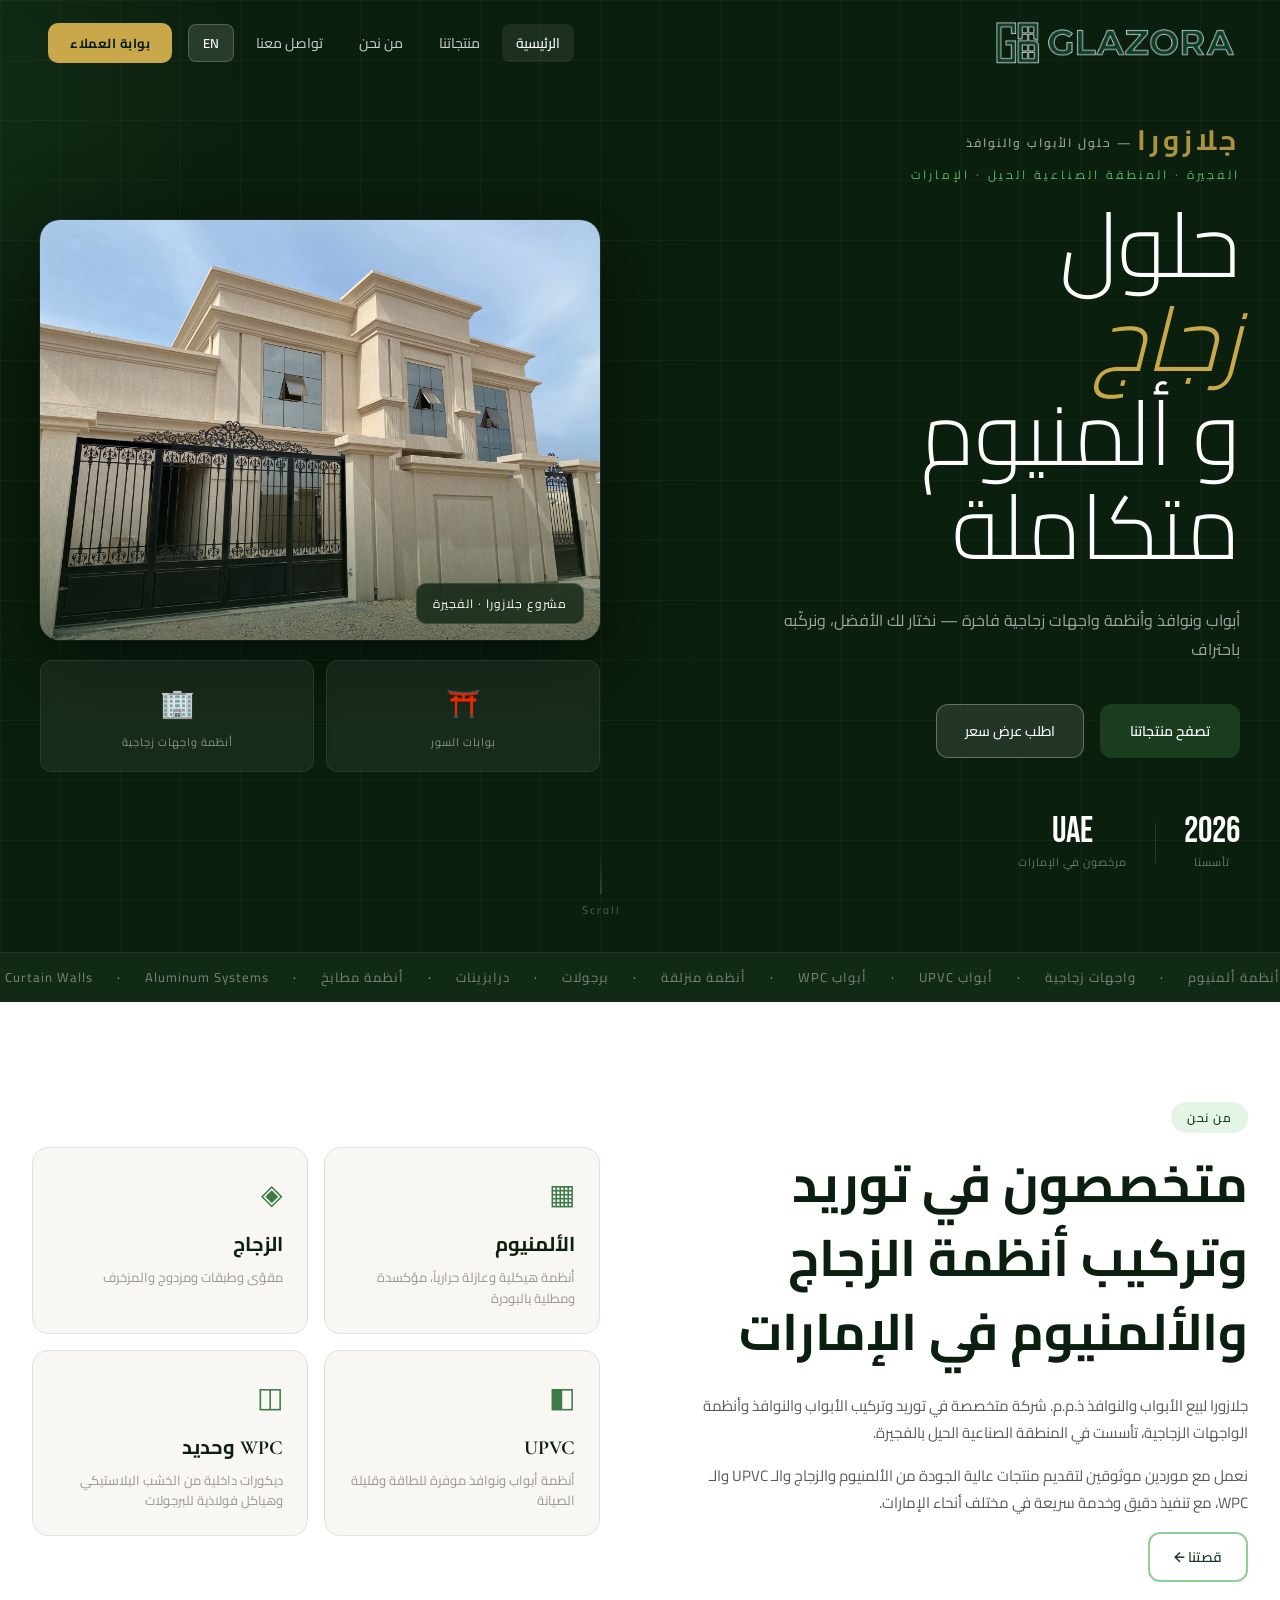
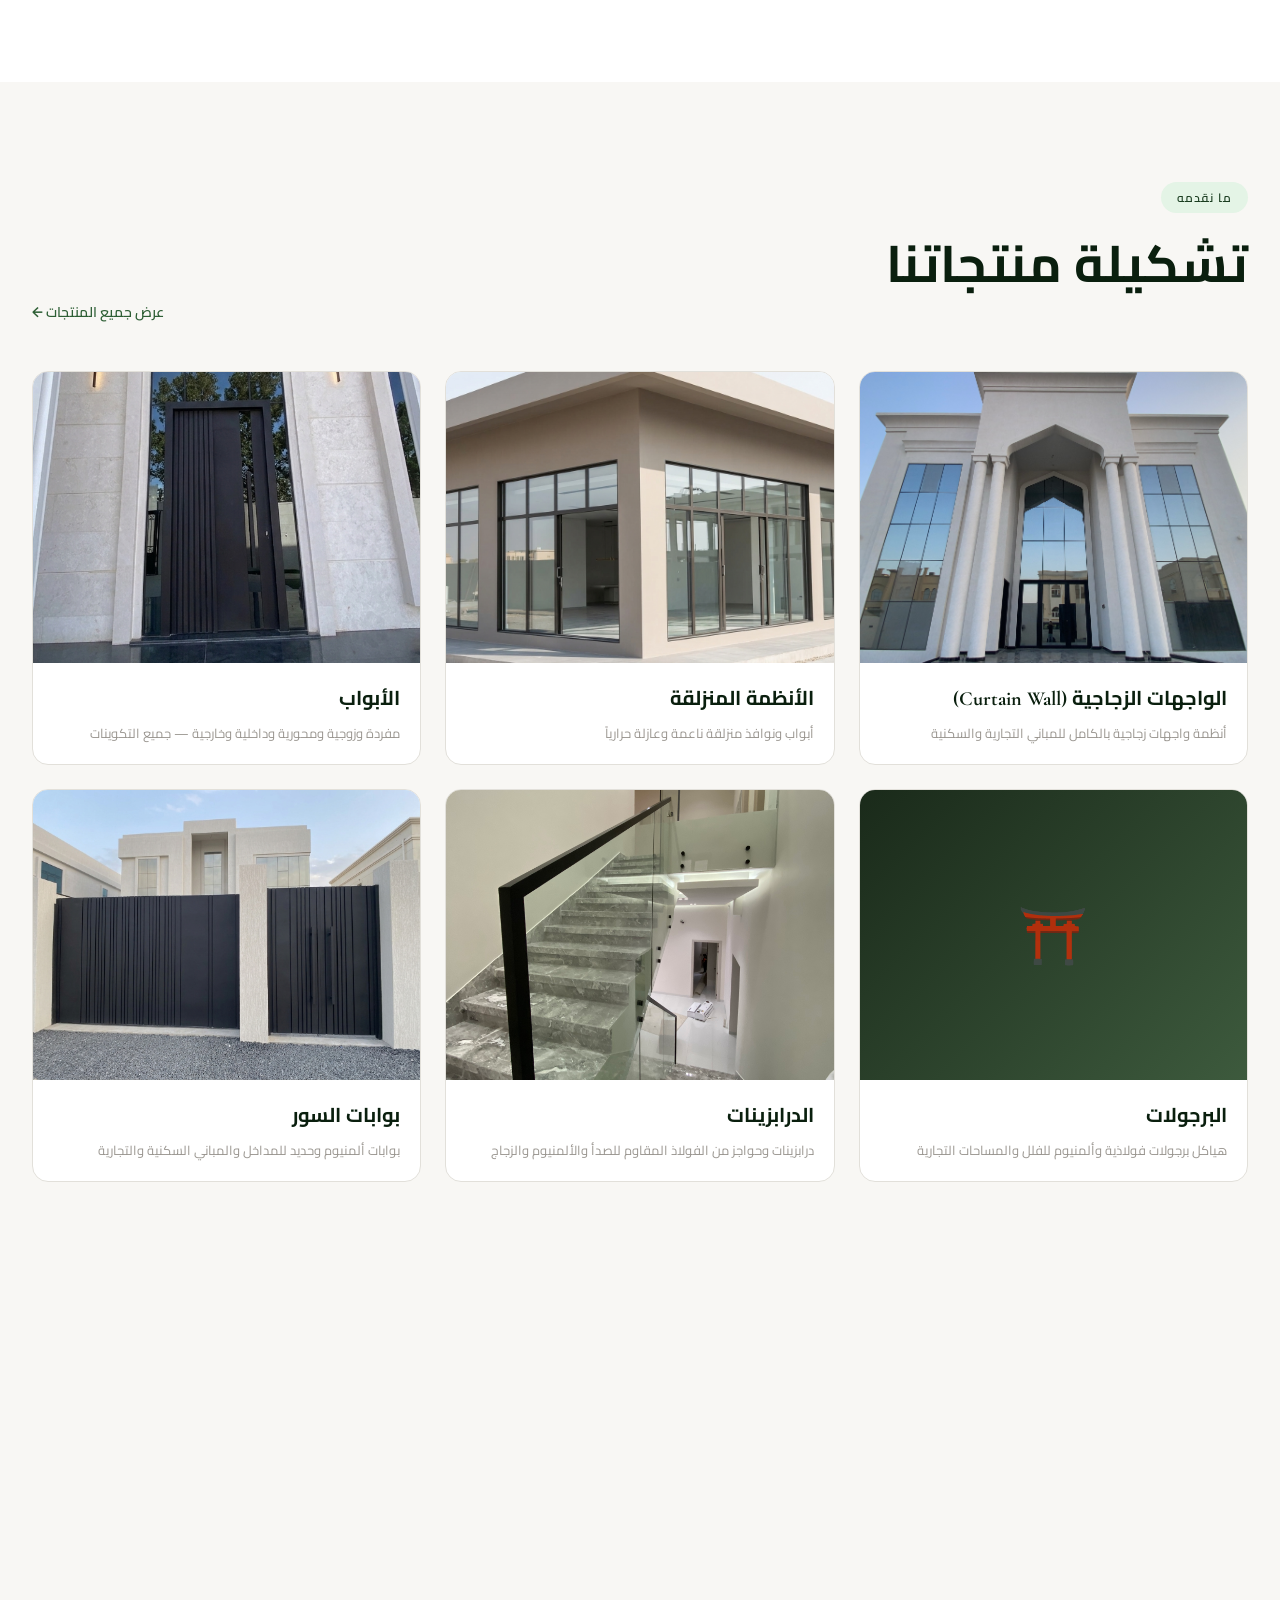
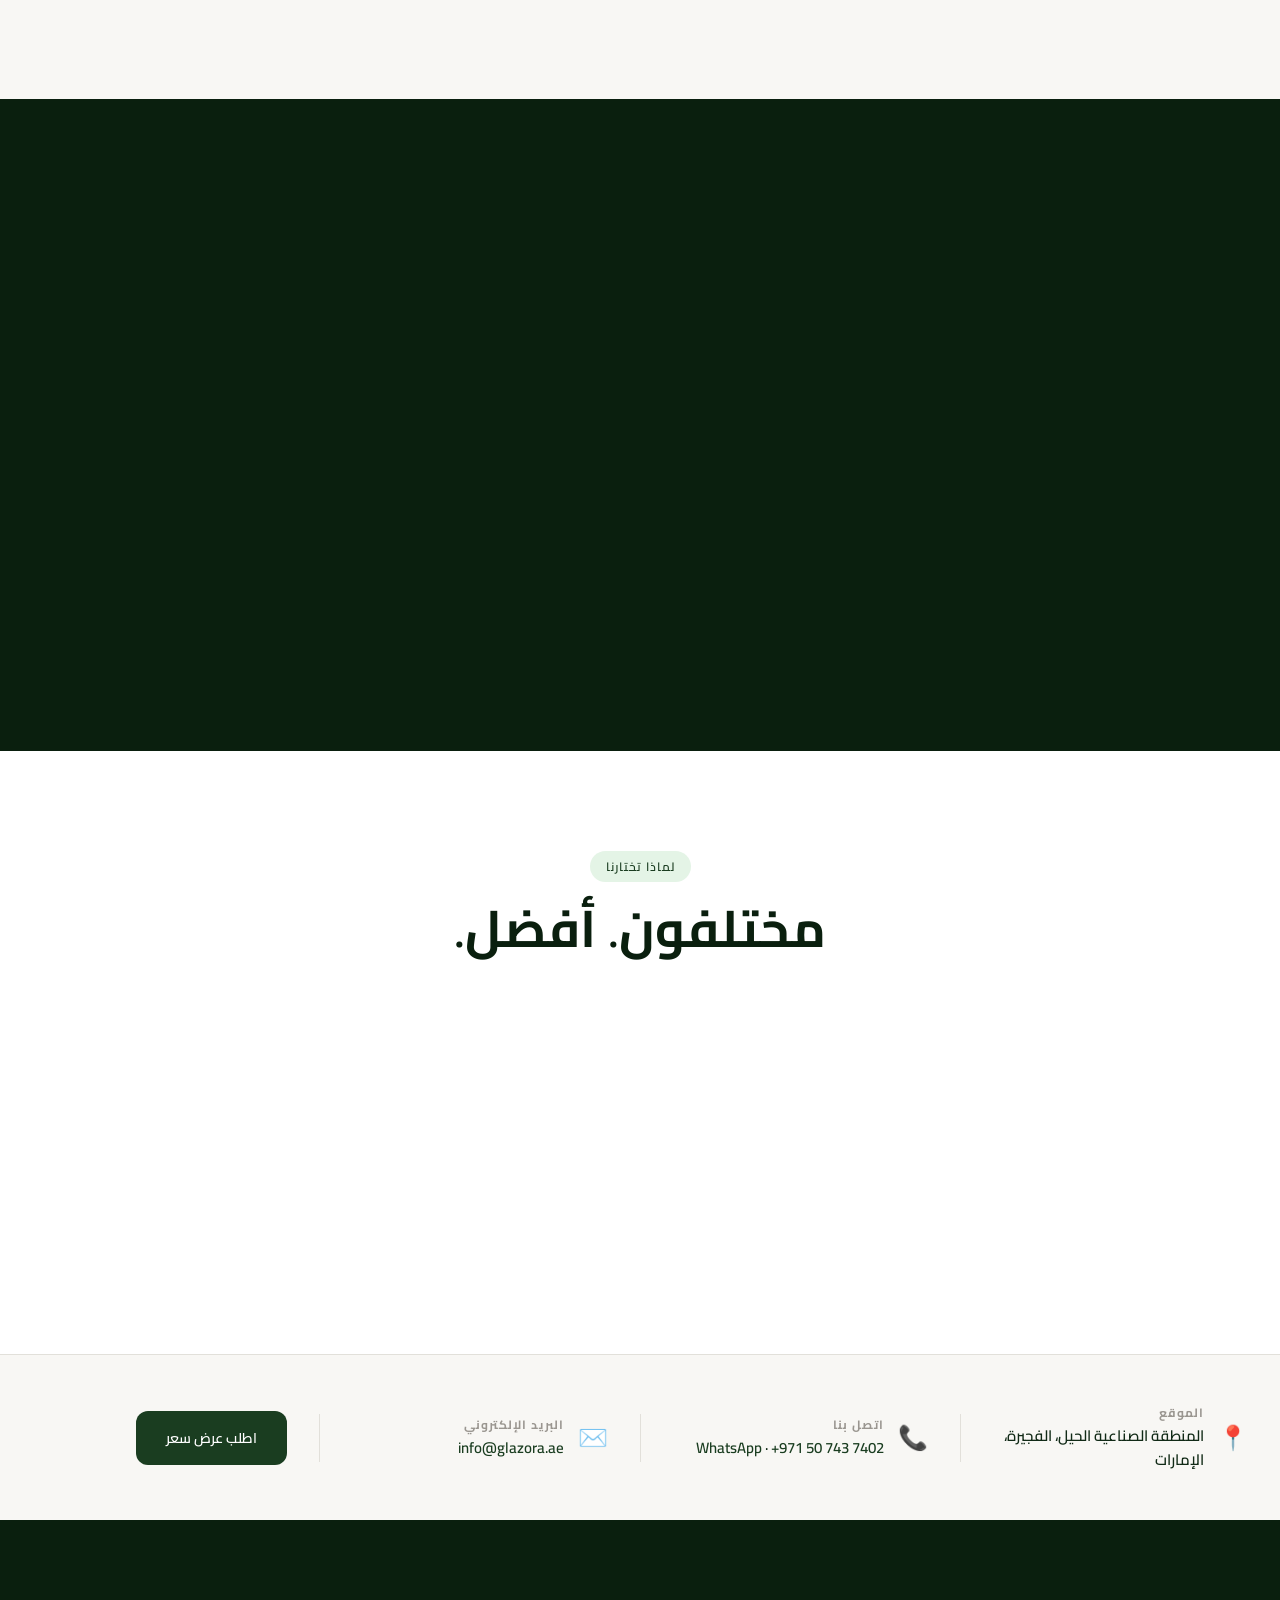
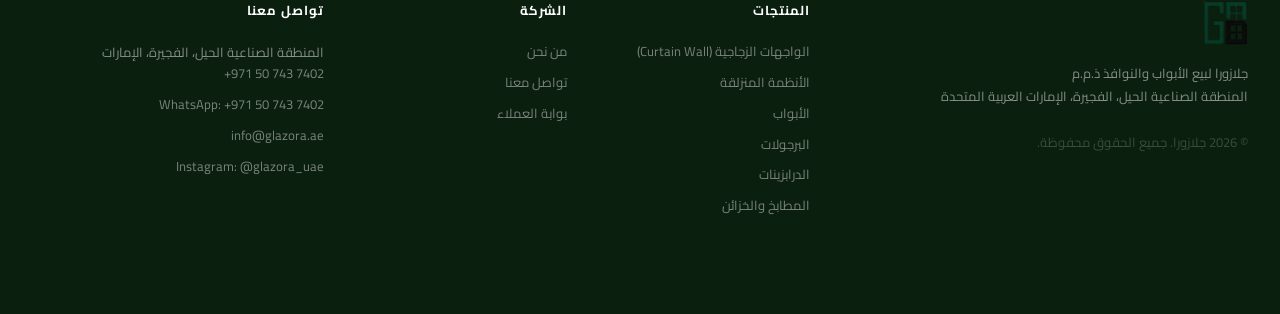
<file: index.html>
<!DOCTYPE html>
<html lang="ar" dir="rtl">
<head>
  <meta charset="UTF-8"/>
  <meta name="viewport" content="width=device-width, initial-scale=1.0"/>
  <title>جلازورا – أبواب ونوافذ | الفجيرة، الإمارات</title>
  <meta name="description" content="جلازورا لبيع الأبواب والنوافذ – متخصصون في توريد وتركيب أنظمة الألمنيوم والزجاج والـ UPVC والـ WPC في الإمارات"/>
  <link rel="stylesheet" href="css/style.css"/>
  <link rel="preconnect" href="https://fonts.googleapis.com"/>
  <link rel="preconnect" href="https://fonts.gstatic.com" crossorigin/>
  <link href="https://fonts.googleapis.com/css2?family=Cormorant+Garamond:wght@300;400;500;600;700&family=DM+Sans:wght@300;400;500;600&family=Bebas+Neue&family=Cairo:wght@300;400;500;600;700;800&display=swap" rel="stylesheet"/>
</head>
<body>

<!-- NAV -->
<nav class="nav" id="mainNav">
  <div class="nav-inner">
    <a href="index.html" class="logo">
      <img src="photos/logo2.png" alt="Glazora" class="logo-img"/>
    </a>
    <div class="nav-links" id="navLinks">
      <a href="index.html" class="nav-link active" data-i18n="nav_home">الرئيسية</a>
      <a href="products.html" class="nav-link" data-i18n="nav_products">منتجاتنا</a>
      <a href="about.html" class="nav-link" data-i18n="nav_about">من نحن</a>
      <a href="contact.html" class="nav-link" data-i18n="nav_contact">تواصل معنا</a>
      <button class="lang-toggle" id="langToggle" onclick="toggleLang()">EN</button>
      <a href="signin.html" class="nav-btn" data-i18n="nav_portal">بوابة العملاء</a>
    <div style="display:flex;align-items:center;gap:10px;">
      <button class="lang-toggle lang-toggle-mobile" id="langToggleMobile" onclick="toggleLang()">EN</button>
      <button class="hamburger" id="hamburger" aria-label="Menu"><span></span><span></span><span></span></button>
    </div>
    </div>

  </div>
</nav>

<!-- HERO -->
<section class="hero">
  <div class="hero-bg">
    <div class="hero-grid"></div>
    <div class="hero-glow"></div>
  </div>
  <div class="hero-content">
    <div class="hero-left">
      <div class="hero-brand-name"><span class="hero-brand-highlight" data-i18n="hero_brand_name">جلازورا</span><span class="hero-brand-sub" data-i18n="hero_brand_sub"> — حلول الأبواب والنوافذ</span></div>
      <div class="hero-tag" data-i18n="hero_tag">الفجيرة · المنطقة الصناعية الحيل · الإمارات</div>
      <h1 class="hero-title">
        <span data-i18n="hero_title_1">حلول</span><br/>
        <em data-i18n="hero_title_2">زجاج</em><br/>
        <span data-i18n="hero_title_3">و ألمنيوم</span><br/>
        <span data-i18n="hero_title_4">متكاملة</span>
      </h1>
      <p class="hero-sub" data-i18n="hero_sub">أبواب ونوافذ وأنظمة واجهات زجاجية فاخرة — نختار لك الأفضل، ونركّبه باحتراف</p>
      <div class="hero-actions">
        <a href="products.html" class="btn-primary" data-i18n="hero_btn_products">تصفح منتجاتنا</a>
        <a href="contact.html" class="btn-ghost" data-i18n="hero_btn_quote">اطلب عرض سعر</a>
      </div>
      <div class="hero-stats">
        <div class="stat"><span class="stat-num">2026</span><span class="stat-label" data-i18n="stat_years_label">تأسسنا</span></div>
        <div class="stat-div"></div>
        <div class="stat"><span class="stat-num">UAE</span><span class="stat-label" data-i18n="stat_uae_label">مرخصون في الإمارات</span></div>
      </div>
    </div>
    <div class="hero-right">
   
      <div class="hero-img-container">
        <img src="photos/IMG_7267.jpg" alt="مشروع جلازورا" class="hero-project-img"/>
        <div class="hero-img-overlay"></div>
        <div class="hero-img-badge" data-i18n="hero_img_badge">مشروع جلازورا · الفجيرة</div>
      </div>
         <div class="hero-cards">
        <div class="hero-card"><div class="hcard-icon">⛩️</div><div class="hcard-label" data-i18n="hcard_label1">بوابات السور</div></div>
        <div class="hero-card"><div class="hcard-icon">🏢</div><div class="hcard-label" data-i18n="hcard_label2">أنطمة واجهات زجاجية</div></div>
      </div>
    </div>
  </div>
  <div class="scroll-hint"><div class="scroll-line"></div><span>Scroll</span></div>
</section>

<!-- MARQUEE -->
<div class="marquee-wrap">
  <div class="marquee-track">
    <span>أنظمة ألمنيوم</span><span class="dot">·</span>
    <span>واجهات زجاجية</span><span class="dot">·</span>
    <span>أبواب UPVC</span><span class="dot">·</span>
    <span>أبواب WPC</span><span class="dot">·</span>
    <span>أنظمة منزلقة</span><span class="dot">·</span>
    <span>برجولات</span><span class="dot">·</span>
    <span>درابزينات</span><span class="dot">·</span>
    <span>أنظمة مطابخ</span><span class="dot">·</span>
    <span>Aluminum Systems</span><span class="dot">·</span>
    <span>Curtain Walls</span><span class="dot">·</span>
    <span>Glass Facades</span><span class="dot">·</span>
    <span>أنظمة ألمنيوم</span><span class="dot">·</span>
    <span>ستائر زجاجية</span><span class="dot">·</span>
    <span>واجهات زجاجية</span><span class="dot">·</span>
    <span>أبواب UPVC</span><span class="dot">·</span>
  </div>
</div>

<!-- INTRO -->
<section class="intro-section">
  <div class="container">
    <div class="intro-grid">
      <div class="intro-left fade-in">
        <div class="section-tag" data-i18n="who_tag">من نحن</div>
        <h2 class="section-title" data-i18n="who_title">متخصصون في توريد وتركيب أنظمة الزجاج والألمنيوم في الإمارات</h2>
        <p data-i18n="who_p1">جلازورا لبيع الأبواب والنوافذ ذ.م.م. شركة متخصصة في توريد وتركيب الأبواب والنوافذ وأنظمة الواجهات الزجاجية، تأسست في المنطقة الصناعية الحيل بالفجيرة.</p>
        <p data-i18n="who_p2">نعمل مع موردين موثوقين لتقديم منتجات عالية الجودة من الألمنيوم والزجاج والـ UPVC والـ WPC، مع تنفيذ دقيق وخدمة سريعة في مختلف أنحاء الإمارات.</p>
        <a href="about.html" class="btn-outline" data-i18n="who_btn">قصتنا ←</a>
      </div>
      <div class="intro-right fade-in fade-in-delay-1">
        <div class="materials-grid">
          <div class="mat-card"><div class="mat-icon">▦</div><h4 data-i18n="mat_al">الألمنيوم</h4><p data-i18n="mat_al_desc">أنظمة هيكلية وعازلة حرارياً</p></div>
          <div class="mat-card"><div class="mat-icon">◈</div><h4 data-i18n="mat_gl">الزجاج</h4><p data-i18n="mat_gl_desc">مقوّى وطبقات ومزدوج والمزخرف</p></div>
          <div class="mat-card"><div class="mat-icon">◧</div><h4 data-i18n="mat_upvc">UPVC</h4><p data-i18n="mat_upvc_desc">أنظمة موفرة للطاقة وقليلة الصيانة</p></div>
          <div class="mat-card"><div class="mat-icon">◫</div><h4 data-i18n="mat_wpc">WPC وحديد</h4><p data-i18n="mat_wpc_desc">ديكورات داخلية وهياكل فولاذية</p></div>
        </div>
      </div>
    </div>
  </div>
</section>

<!-- PRODUCTS PREVIEW -->
<section class="products-preview">
  <div class="container">
    <div class="section-header fade-in">
      <div>
        <div class="section-tag" data-i18n="prod_tag">ما نقدمه</div>
        <h2 class="section-title" data-i18n="prod_title">تشكيلة منتجاتنا</h2>
      </div>
      <a href="products.html" class="view-all" data-i18n="prod_view_all">عرض جميع المنتجات ←</a>
    </div>
    <div class="products-scroll">
      <div class="prod-item fade-in">
        <div class="prod-thumb curtain"><img src="photos/curtainWalls.JPG" alt="أنظمة الستارة الزجاجية"/></div>
        <h3 data-i18n="prod_curtain">الواجهات الزجاجية (Curtain Wall)</h3>
        <p data-i18n="prod_curtain_desc">أنظمة واجهات زجاجية بالكامل للمباني التجارية والسكنية</p>
      </div>
      <div class="prod-item fade-in fade-in-delay-1">
        <div class="prod-thumb sliding"><img src="photos/sliding.png" alt="الأنظمة المنزلقة"/></div>
        <h3 data-i18n="prod_sliding">الأنظمة المنزلقة</h3>
        <p data-i18n="prod_sliding_desc">أبواب ونوافذ منزلقة ناعمة وعازلة حرارياً</p>
      </div>
      <div class="prod-item fade-in fade-in-delay-2">
        <div class="prod-thumb doors"><img src="photos/aluminumDoor.png" alt="الأبواب"/></div>
        <h3 data-i18n="prod_doors">الأبواب</h3>
        <p data-i18n="prod_doors_desc">مفردة وزوجية ومحورية وداخلية وخارجية</p>
      </div>
      <div class="prod-item fade-in">
        <div class="prod-thumb pergola"><div class="prod-thumb-inner"><span>⛩️</span></div></div>
        <h3 data-i18n="prod_pergola">البرجولات</h3>
        <p data-i18n="prod_pergola_desc">هياكل برجولات فولاذية وألمنيوم للفلل والمساحات التجارية</p>
      </div>
      <div class="prod-item fade-in fade-in-delay-1">
        <div class="prod-thumb handrail"><img src="photos/handrail.jpg" alt="الدرابزينات"/></div>
        <h3 data-i18n="prod_handrail">الدرابزينات</h3>
        <p data-i18n="prod_handrail_desc">درابزينات وحواجز من الفولاذ المقاوم للصدأ والألمنيوم والزجاج</p>
      </div>
      <div class="prod-item fade-in fade-in-delay-2">
        <div class="prod-thumb gates"><img src="photos/gate.png" alt="البوابات"/></div>
        <h3 data-i18n="prod_gates">بوابات السور</h3>
        <p data-i18n="prod_gates_desc">بوابات ألمنيوم وحديد للمداخل والمباني السكنية والتجارية</p>
      </div>
      <div class="prod-item fade-in">
        <div class="prod-thumb kitchen"><div class="prod-thumb-inner"><span>🍳</span></div></div>
        <h3 data-i18n="prod_kitchen">المطابخ والخزائن</h3>
        <p data-i18n="prod_kitchen_desc">وحدات مطبخ ألمنيوم وأنظمة خزائن من WPC مخصصة</p>
      </div>
    </div>
  </div>
</section>

<!-- PORTAL CTA -->
<section class="portal-cta">
  <div class="container">
    <div class="portal-card fade-in">
      <div class="portal-left">
        <div class="portal-badge" data-i18n="portal_badge">بوابة العملاء</div>
        <h2 data-i18n="portal_title">تابع مشروعك<br/>في الوقت الفعلي</h2>
        <p data-i18n="portal_sub">بمجرد بدء مشروعك، ستحصل على دخول إلى لوحة التحكم الخاصة بك — اعرض صور التقدم، وراجع عروض الأسعار، وتابع المدفوعات كلها في مكان واحد.</p>
        <a href="signin.html" class="btn-primary light" data-i18n="portal_btn">دخول إلى البوابة</a>
      </div>
      <div class="portal-right">
        <div class="portal-features">
          <div class="pf-item"><div class="pf-icon">📸</div><div><h4 data-i18n="pf_photos">صور قبل وبعد</h4><p data-i18n="pf_photos_sub">صور حية من الموقع في كل مرحلة</p></div></div>
          <div class="pf-item"><div class="pf-icon">📄</div><div><h4 data-i18n="pf_quote">إدارة عروض الأسعار</h4><p data-i18n="pf_quote_sub">عرض وتنزيل واعتماد عرض السعر</p></div></div>
          <div class="pf-item"><div class="pf-icon">💳</div><div><h4 data-i18n="pf_pay">المدفوعات والرصيد</h4><p data-i18n="pf_pay_sub">تابع المبالغ المدفوعة والمتبقية</p></div></div>
          <div class="pf-item"><div class="pf-icon">📊</div><div><h4 data-i18n="pf_status">حالة التقدم</h4><p data-i18n="pf_status_sub">تحديثات مباشرة على مرحلة البناء</p></div></div>
        </div>
      </div>
    </div>
  </div>
</section>

<!-- WHY -->
<section class="why-section">
  <div class="container">
    <div class="section-tag" data-i18n="why_tag" style="display:block;margin:0 auto 12px;width:fit-content;">لماذا تختارنا</div>
    <h2 class="section-title center" data-i18n="why_title">مختلفون. أفضل.</h2>
    <div class="why-grid">
      <div class="why-item fade-in"><div class="why-num">01</div><h3 data-i18n="why_1_title">موردون موثوقون</h3><p data-i18n="why_1_desc">نتعاون مع موردين معتمدين لضمان جودة المواد في كل مشروع.</p></div>
      <div class="why-item fade-in fade-in-delay-1"><div class="why-num">02</div><h3 data-i18n="why_2_title">خبرة مناخ الإمارات</h3><p data-i18n="why_2_desc">كل نظام مهندَس للخليج — كواسر حرارية وطلاءات مقاومة للأشعة فوق البنفسجية.</p></div>
      <div class="why-item fade-in fade-in-delay-2"><div class="why-num">03</div><h3 data-i18n="why_3_title">خدمة شاملة</h3><p data-i18n="why_3_desc">من القياس الأول حتى التسليم النهائي، ندير كل شيء بنقطة اتصال واحدة.</p></div>
      <div class="why-item fade-in fade-in-delay-3"><div class="why-num">04</div><h3 data-i18n="why_4_title">بوابة عملاء شفافة</h3><p data-i18n="why_4_desc">تحديثات في الوقت الفعلي وصور ومتابعة المدفوعات.</p></div>
    </div>
  </div>
</section>

<!-- CONTACT STRIP -->
<section class="contact-strip">
  <div class="container">
    <div class="strip-grid">
      <div class="strip-item"><span class="strip-icon">📍</span><div><strong data-i18n="loc_label">الموقع</strong><p data-i18n="loc_val">المنطقة الصناعية الحيل، الفجيرة، الإمارات</p></div></div>
      <div class="strip-div"></div>
      <div class="strip-item"><span class="strip-icon">📞</span><div><strong data-i18n="call_label">اتصل بنا / واتساب</strong><p><a href="tel:+971507437402">+971 50 743 7402</a> · <a href="https://wa.me/971507437402" target="_blank">WhatsApp</a></p></div></div>
      <div class="strip-div"></div>
      <div class="strip-item"><span class="strip-icon">✉️</span><div><strong data-i18n="email_label">البريد الإلكتروني</strong><p><a href="mailto:info@glazora.ae">info@glazora.ae</a></p></div></div>
      <div class="strip-div"></div>
      <div class="strip-item"><a href="contact.html" class="btn-primary" data-i18n="cta_quote">اطلب عرض سعر</a></div>
    </div>
  </div>
</section>

<!-- FOOTER -->
<footer class="footer">
  <div class="container">
    <div class="footer-grid">
      <div class="footer-brand">
        <a href="index.html" class="logo logo-light"><img src="photos/logo.png" alt="Glazora" class="logo-img"/></a>
        <p data-i18n="footer_company">جلازورا لبيع الأبواب والنوافذ ذ.م.م</p>
        <p data-i18n="footer_location">المنطقة الصناعية الحيل، الفجيرة، الإمارات العربية المتحدة</p>
        <p class="footer-cr" data-i18n="footer_rights">© 2026 جلازورا. جميع الحقوق محفوظة.</p>
      </div>
      <div class="footer-col">
        <h4 data-i18n="footer_products">المنتجات</h4>
        <a href="products.html#curtain" data-i18n="prod_curtain">أنظمة الستارة الزجاجية</a>
        <a href="products.html#sliding" data-i18n="prod_sliding">الأنظمة المنزلقة</a>
        <a href="products.html#doors" data-i18n="prod_doors">الأبواب</a>
        <a href="products.html#structures" data-i18n="prod_pergola">البرجولات</a>
        <a href="products.html#handrails" data-i18n="prod_handrail">الدرابزينات</a>
        <a href="products.html#kitchen" data-i18n="prod_kitchen">المطابخ والخزائن</a>
      </div>
      <div class="footer-col">
        <h4 data-i18n="footer_company_col">الشركة</h4>
        <a href="about.html" data-i18n="footer_about">من نحن</a>
        <a href="contact.html" data-i18n="footer_contact">تواصل معنا</a>
        <a href="signin.html" data-i18n="nav_portal">بوابة العملاء</a>
      </div>
      <div class="footer-col">
        <h4 data-i18n="footer_contact_col">تواصل معنا</h4>
        <p data-i18n="loc_val">المنطقة الصناعية الحيل، الفجيرة، الإمارات</p>
        <a href="tel:+971507437402">+971 50 743 7402</a>
        <a href="https://wa.me/971507437402" target="_blank">WhatsApp: +971 50 743 7402</a>
        <a href="mailto:info@glazora.ae">info@glazora.ae</a>
        <a href="https://www.instagram.com/glazora_uae" target="_blank">Instagram: @glazora_uae</a>
      </div>
    </div>
  </div>
</footer>

<script src="js/i18n.js"></script>
<script src="js/api.js"></script>
<script src="js/main.js"></script>
<script>
function toggleLang() {
  const newLang = currentLang === 'ar' ? 'en' : 'ar';
  setLang(newLang);
  document.getElementById('langToggle').textContent = newLang === 'ar' ? 'EN' : 'العربية';
  document.getElementById('langToggleMobile').textContent = newLang === 'ar' ? 'EN' : 'العربية';
}
// Update hero title line 2 style for EN
function patchHeroForLang() {
  const em = document.querySelector('.hero-title em');
  if (em) em.style.fontStyle = 'italic';
}
document.addEventListener('DOMContentLoaded', patchHeroForLang);
</script>
</body>
</html>
</file>
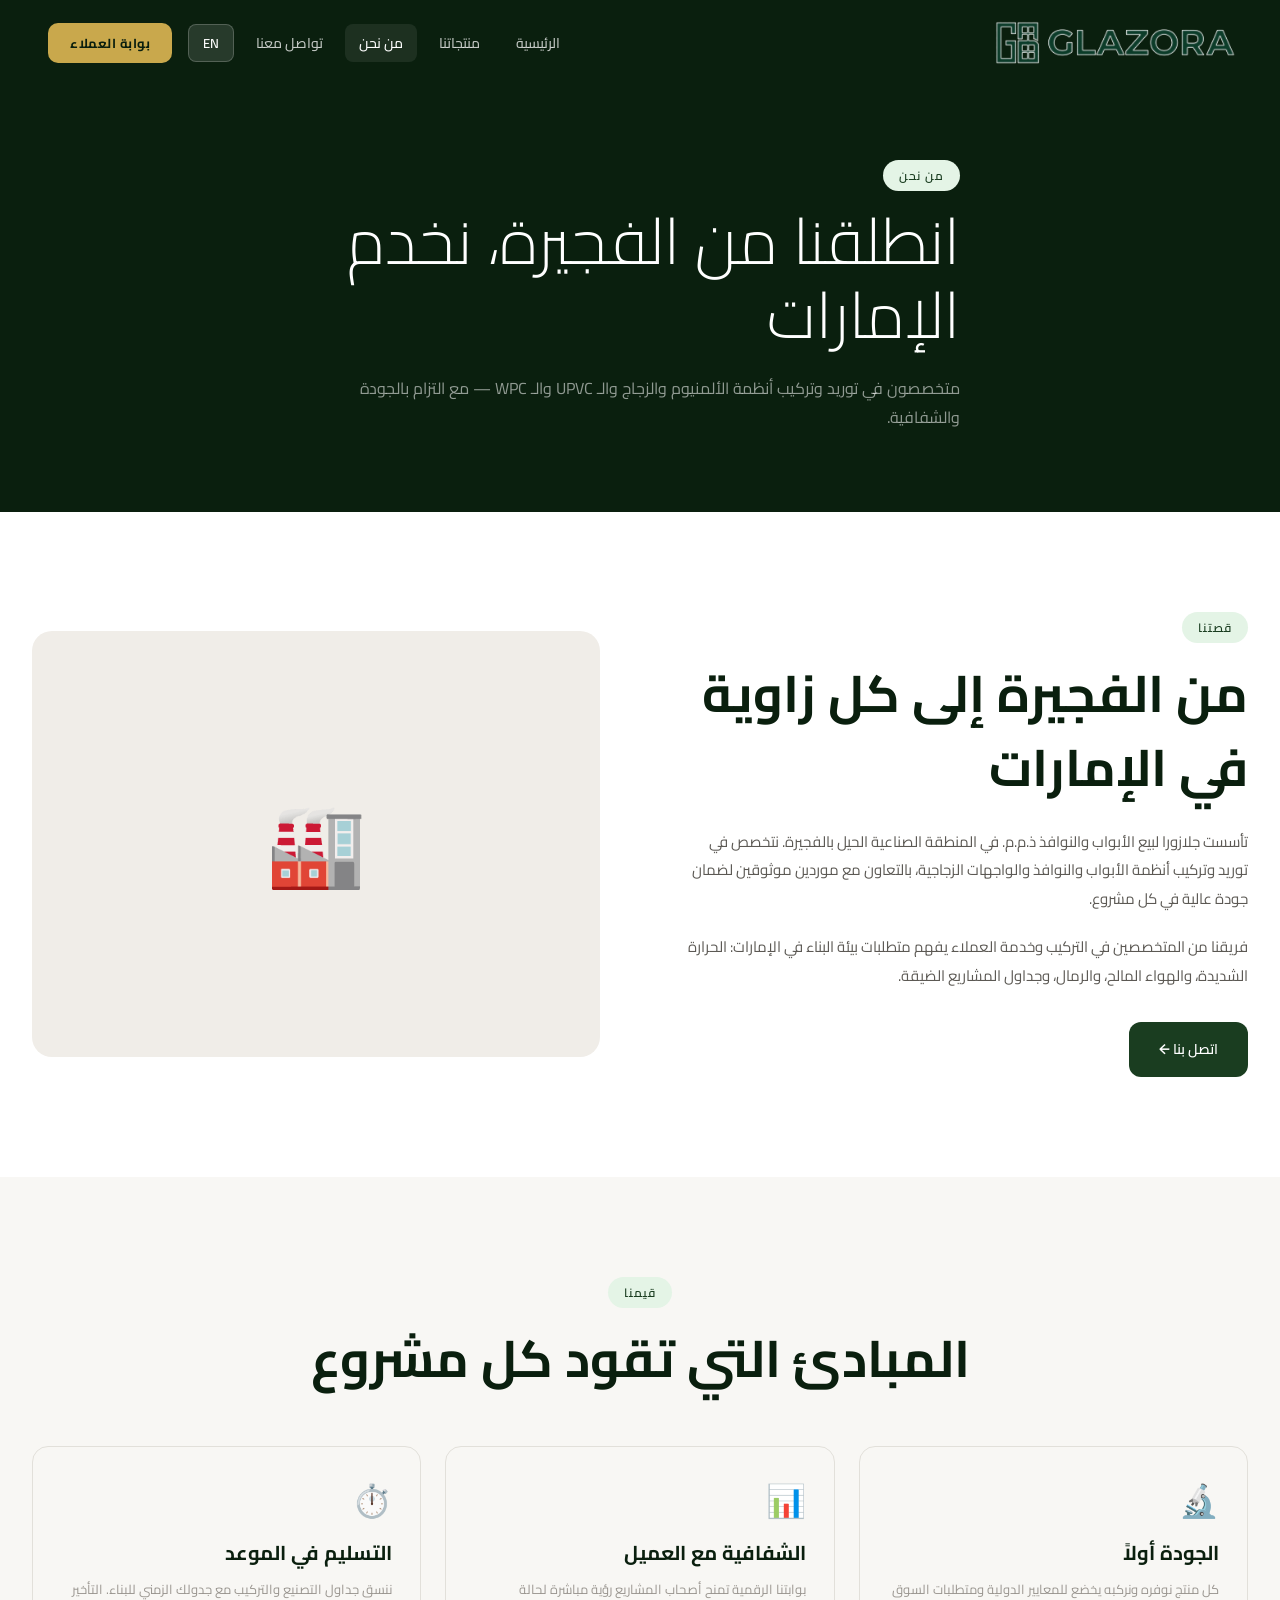
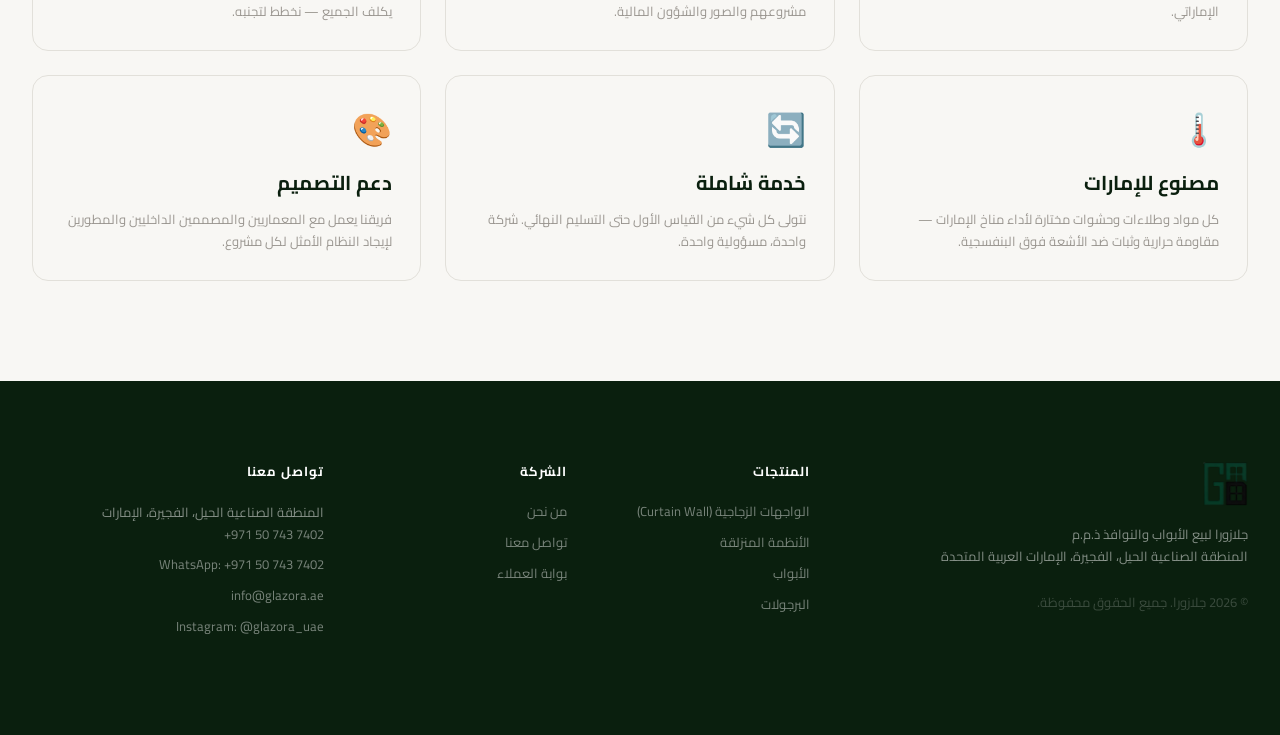
<file: about.html>
<!DOCTYPE html>
<html lang="ar" dir="rtl">
<head>
  <meta charset="UTF-8"/>
  <meta name="viewport" content="width=device-width, initial-scale=1.0"/>
  <title>من نحن – جلازورا</title>
  <link rel="stylesheet" href="css/style.css"/>
  <link href="https://fonts.googleapis.com/css2?family=Cormorant+Garamond:ital,wght@0,300;0,400;0,500;0,600;0,700;1,400;1,600&family=DM+Sans:wght@300;400;500;600&family=Bebas+Neue&family=Cairo:wght@300;400;500;600;700;800&display=swap" rel="stylesheet"/>
</head>
<body>

<nav class="nav scrolled" id="mainNav">
  <div class="nav-inner">
    <a href="index.html" class="logo"><img src="photos/logo2.png" alt="Glazora" class="logo-img"/></a>
    <div class="nav-links" id="navLinks">
      <a href="index.html" class="nav-link" data-i18n="nav_home">الرئيسية</a>
      <a href="products.html" class="nav-link" data-i18n="nav_products">منتجاتنا</a>
      <a href="about.html" class="nav-link active" data-i18n="nav_about">من نحن</a>
      <a href="contact.html" class="nav-link" data-i18n="nav_contact">تواصل معنا</a>
      <button class="lang-toggle" id="langToggle" onclick="toggleLang()">EN</button>
      <a href="signin.html" class="nav-btn" data-i18n="nav_portal">بوابة العملاء</a>
    <div style="display:flex;align-items:center;gap:10px;">
      <button class="lang-toggle lang-toggle-mobile" id="langToggleMobile" onclick="toggleLang()">EN</button>
      <button class="hamburger" id="hamburger" aria-label="Menu"><span></span><span></span><span></span></button>
    </div>
    </div>
  </div>
</nav>

<!-- HERO -->
<section class="about-hero">
  <div class="container">
    <div class="about-hero-content fade-in">
      <div class="section-tag" data-i18n="about_tag">من نحن</div>
      <h1 data-i18n="about_title">مبنيون في الفجيرة،<br/>موثوقون في الإمارات</h1>
      <p data-i18n="about_sub">متخصصون في تصنيع وتركيب أنظمة الألمنيوم والزجاج والـ UPVC والـ WPC.</p>
    </div>
  </div>
</section>

<!-- STORY -->
<section style="padding:100px 0;">
  <div class="container">
    <div class="story-grid">
      <div class="fade-in">
        <div class="section-tag" data-i18n="story_tag">قصتنا</div>
        <h2 class="section-title" data-i18n="story_title">من الفجيرة إلى كل زاوية في الإمارات</h2>
        <p style="font-size:15px;color:var(--gray-500);line-height:1.9;margin-bottom:20px;" data-i18n="story_p1">تأسست جلازورا لبيع الأبواب والنوافذ ذ.م.م. في المنطقة الصناعية الحيل بالفجيرة.</p>
        <p style="font-size:15px;color:var(--gray-500);line-height:1.9;margin-bottom:32px;" data-i18n="story_p2">فريقنا يضم مهندسين وصانعين ومشرفي مواقع متمرسين يفهمون بيئة البناء في الإمارات.</p>
        <a href="contact.html" class="btn-primary" data-i18n="story_btn">اتصل بنا ←</a>
      </div>
      <div class="story-img fade-in fade-in-delay-1">🏭</div>
    </div>
  </div>
</section>

<!-- VALUES -->
<section style="background:var(--off-white);padding:100px 0;">
  <div class="container">
    <div style="text-align:center;margin-bottom:16px;">
      <div class="section-tag" data-i18n="val_tag">قيمنا</div>
      <h2 class="section-title" data-i18n="val_title">المبادئ التي تقود كل مشروع</h2>
    </div>
    <div class="values-grid">
      <div class="val-card fade-in"><div class="val-icon">🔬</div><h3 data-i18n="val_quality">الجودة أولاً</h3><p data-i18n="val_quality_desc">كل ملف ولحام وحشو يخضع لفحص الجودة قبل مغادرة مصنعنا.</p></div>
      <div class="val-card fade-in fade-in-delay-1"><div class="val-icon">📊</div><h3 data-i18n="val_trans">الشفافية مع العميل</h3><p data-i18n="val_trans_desc">بوابتنا الرقمية تمنح أصحاب المشاريع رؤية مباشرة لحالة مشروعهم.</p></div>
      <div class="val-card fade-in fade-in-delay-2"><div class="val-icon">⏱️</div><h3 data-i18n="val_time">التسليم في الموعد</h3><p data-i18n="val_time_desc">ننسق جداول التصنيع والتركيب مع جدولك الزمني.</p></div>
      <div class="val-card fade-in"><div class="val-icon">🌡️</div><h3 data-i18n="val_uae">مصنوع للإمارات</h3><p data-i18n="val_uae_desc">كل مواد وطلاءات مختارة لأداء مناخ الإمارات.</p></div>
      <div class="val-card fade-in fade-in-delay-1"><div class="val-icon">🔄</div><h3 data-i18n="val_e2e">خدمة شاملة</h3><p data-i18n="val_e2e_desc">نتولى كل شيء من القياس الأول حتى التسليم النهائي.</p></div>
      <div class="val-card fade-in fade-in-delay-2"><div class="val-icon">🎨</div><h3 data-i18n="val_design">دعم التصميم</h3><p data-i18n="val_design_desc">فريقنا يعمل مع المعماريين والمصممين الداخليين.</p></div>
    </div>
  </div>
</section>

<!-- FOOTER -->
<footer class="footer">
  <div class="container">
    <div class="footer-grid">
      <div class="footer-brand">
        <a href="index.html" class="logo logo-light"><img src="photos/logo.png" alt="Glazora" class="logo-img"/></a>
        <p data-i18n="footer_company">جلازورا لبيع الأبواب والنوافذ ذ.م.م</p>
        <p data-i18n="footer_location">المنطقة الصناعية الحيل، الفجيرة، الإمارات العربية المتحدة</p>
        <p class="footer-cr" data-i18n="footer_rights">© 2026 جلازورا. جميع الحقوق محفوظة.</p>
      </div>
      <div class="footer-col">
        <h4 data-i18n="footer_products">المنتجات</h4>
        <a href="products.html" data-i18n="prod_curtain">أنظمة الستارة الزجاجية</a>
        <a href="products.html" data-i18n="prod_sliding">الأنظمة المنزلقة</a>
        <a href="products.html" data-i18n="prod_doors">الأبواب</a>
        <a href="products.html" data-i18n="prod_pergola">البرجولات</a>
      </div>
      <div class="footer-col">
        <h4 data-i18n="footer_company_col">الشركة</h4>
        <a href="about.html" data-i18n="footer_about">من نحن</a>
        <a href="contact.html" data-i18n="footer_contact">تواصل معنا</a>
        <a href="signin.html" data-i18n="nav_portal">بوابة العملاء</a>
      </div>
      <div class="footer-col">
        <h4 data-i18n="footer_contact_col">تواصل معنا</h4>
        <p data-i18n="loc_val">المنطقة الصناعية الحيل، الفجيرة، الإمارات</p>
        <a href="tel:+971507437402">+971 50 743 7402</a>
        <a href="https://wa.me/971507437402" target="_blank">WhatsApp: +971 50 743 7402</a>
        <a href="mailto:info@glazora.ae">info@glazora.ae</a>
        <a href="https://www.instagram.com/glazora_uae" target="_blank">Instagram: @glazora_uae</a>
      </div>
    </div>
  </div>
</footer>

<script src="js/i18n.js"></script>
<script src="js/api.js"></script>
<script src="js/main.js"></script>
<script>
function toggleLang() {
  const newLang = currentLang === 'ar' ? 'en' : 'ar';
  setLang(newLang);
  document.getElementById('langToggle').textContent = newLang === 'ar' ? 'EN' : 'العربية';
  document.getElementById('langToggleMobile').textContent = newLang === 'ar' ? 'EN' : 'العربية';
}
</script>
</body>
</html>
</file>
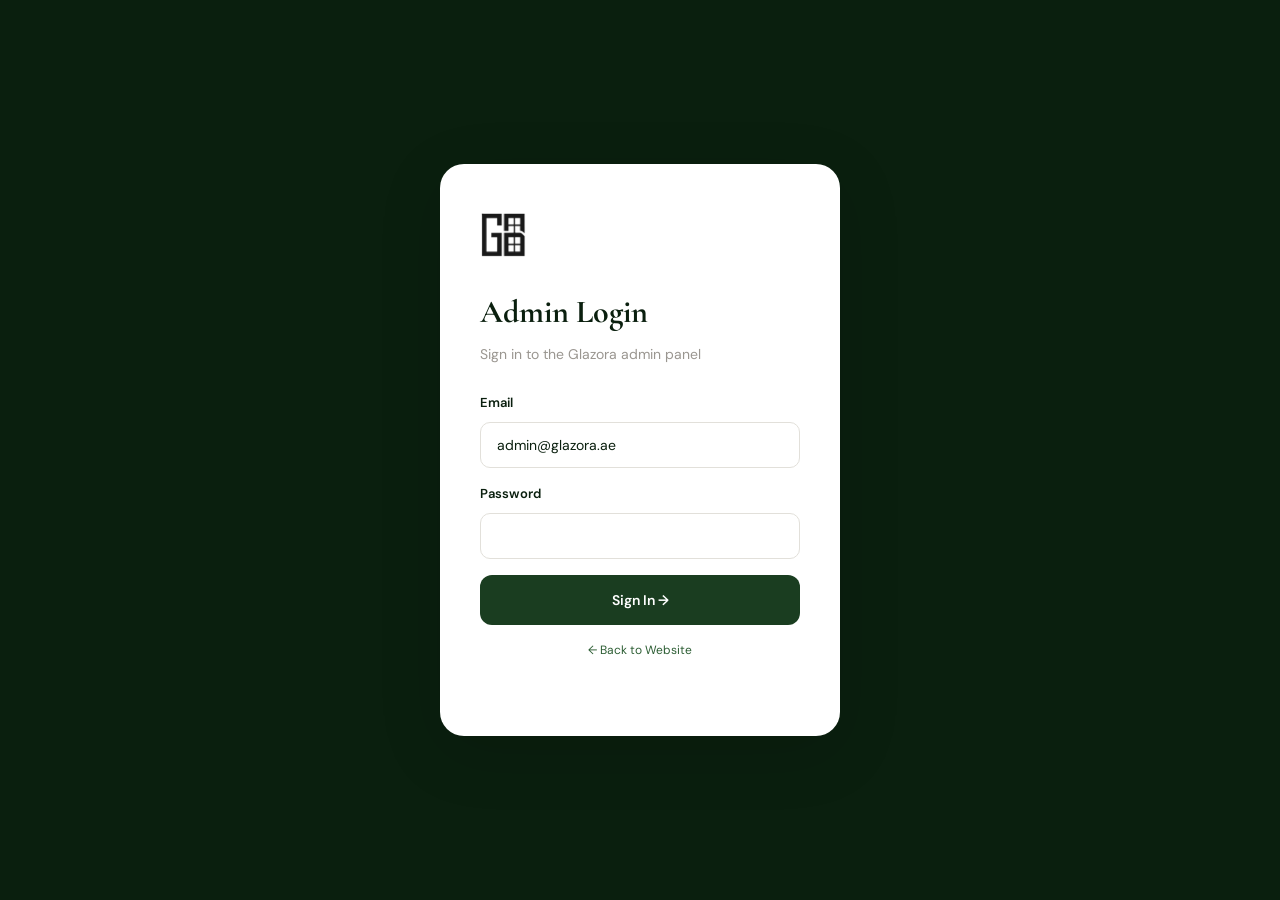
<file: admin.html>
<!DOCTYPE html>
<html lang="ar" dir="rtl">
<head>
  <meta charset="UTF-8"/>
  <meta name="viewport" content="width=device-width, initial-scale=1.0"/>
  <title>لوحة التحكم – جلازورا</title>
  <link rel="stylesheet" href="css/style.css"/>
  <link href="https://fonts.googleapis.com/css2?family=Cormorant+Garamond:ital,wght@0,300;0,400;0,600&family=DM+Sans:wght@300;400;500;600&family=Bebas+Neue&family=Cairo:wght@300;400;500;600;700;800&display=swap" rel="stylesheet"/>
  <style>
    /* ── Admin-specific styles ── */
    .admin-wrap { display:block; min-height:100vh; }
    .admin-sidebar {
      background:var(--green-900); position:fixed; top:0; bottom:0;
      width:240px; display:flex; flex-direction:column; z-index:200;
    }
    [dir="ltr"] .admin-sidebar { left:0; }
    [dir="rtl"]  .admin-sidebar { right:0; }
    .admin-main { margin-inline-start:240px; background:var(--off-white); min-height:100vh; }
    .admin-topbar { background:var(--white); border-bottom:1px solid var(--gray-200); padding:16px 28px; display:flex; align-items:center; justify-content:space-between; position:sticky; top:0; z-index:100; }
    .admin-topbar h2 { font-family:var(--font-display); font-size:22px; color:var(--green-900); }
    .admin-body { padding:28px; }
    .admin-grid { display:grid; grid-template-columns:repeat(4,1fr); gap:16px; margin-bottom:28px; }
    .stat-card { background:var(--white); border-radius:var(--radius); padding:24px; border:1px solid var(--gray-200); }
    .stat-card.green { background:var(--green-900); border-color:var(--green-900); }
    .stat-card .label { font-size:11px; text-transform:uppercase; letter-spacing:1px; color:var(--gray-400); margin-bottom:10px; }
    .stat-card.green .label { color:rgba(255,255,255,0.45); }
    .stat-card .value { font-family:var(--font-display); font-size:32px; color:var(--green-900); line-height:1; }
    .stat-card.green .value { color:var(--white); }
    .stat-card .sub { font-size:12px; color:var(--gray-400); margin-top:4px; }
    .stat-card.green .sub { color:rgba(255,255,255,0.4); }
    .panel { background:var(--white); border-radius:var(--radius); border:1px solid var(--gray-200); margin-bottom:20px; overflow:hidden; }
    .panel-header { display:flex; align-items:center; justify-content:space-between; padding:18px 24px; border-bottom:1px solid var(--gray-100); }
    .panel-header h3 { font-family:var(--font-display); font-size:20px; color:var(--green-900); }
    .panel-body { padding:20px 24px; }
    .admin-table { width:100%; border-collapse:collapse; font-size:13px; }
    .admin-table th { background:var(--off-white); color:var(--gray-500); font-weight:600; padding:10px 14px; text-align:start; font-size:11px; text-transform:uppercase; letter-spacing:0.5px; white-space:nowrap; }
    .admin-table td { padding:12px 14px; border-bottom:1px solid var(--gray-100); color:var(--green-900); vertical-align:middle; }
    .admin-table tr:last-child td { border-bottom:none; }
    .admin-table tr:hover td { background:var(--off-white); }
    .status-pill { display:inline-block; padding:3px 10px; border-radius:100px; font-size:11px; font-weight:700; }
    .pill-active    { background:var(--green-100); color:var(--green-700); }
    .pill-pending   { background:#fef3cd; color:#856404; }
    .pill-completed { background:#d4edda; color:#155724; }
    .pill-new       { background:#cce5ff; color:#004085; }
    .pill-contacted { background:var(--green-100); color:var(--green-700); }
    .connected-tag  { background:var(--green-100); color:var(--green-700); padding:3px 10px; border-radius:100px; font-size:11px; font-weight:700; }
    .unconnected-tag { background:var(--gray-100); color:var(--gray-400); padding:3px 10px; border-radius:100px; font-size:11px; }
    .action-btn { padding:6px 12px; border-radius:8px; font-size:12px; font-weight:600; cursor:pointer; border:1.5px solid; transition:var(--transition); }
    .action-btn.primary { background:var(--green-700); color:#fff; border-color:var(--green-700); }
    .action-btn.primary:hover { background:var(--green-600); }
    .action-btn.outline { background:transparent; color:var(--green-700); border-color:var(--green-300); }
    .action-btn.outline:hover { background:var(--green-100); }
    .action-btn.danger { background:transparent; color:#c0392b; border-color:#f5c6cb; }
    .action-btn.danger:hover { background:#fdecea; }
    /* Modal */
    .modal-overlay { position:fixed; inset:0; background:rgba(0,0,0,0.5); z-index:5000; display:flex; align-items:center; justify-content:center; padding:20px; backdrop-filter:blur(4px); }
    .modal { background:var(--white); border-radius:20px; width:100%; max-width:520px; max-height:90vh; overflow-y:auto; box-shadow:var(--shadow-lg); }
    .modal-header { display:flex; align-items:center; justify-content:space-between; padding:20px 24px; border-bottom:1px solid var(--gray-200); }
    .modal-header h3 { font-family:var(--font-display); font-size:22px; color:var(--green-900); }
    .modal-close { font-size:22px; color:var(--gray-400); cursor:pointer; line-height:1; background:none; border:none; }
    .modal-body { padding:24px; }
    .modal-footer { padding:16px 24px; border-top:1px solid var(--gray-200); display:flex; gap:12px; justify-content:flex-end; }
    /* Sidebar nav */
    .admin-nav-item { display:flex; align-items:center; gap:10px; padding:11px 14px; border-radius:10px; cursor:pointer; font-size:14px; color:rgba(255,255,255,0.55); transition:var(--transition); margin-bottom:4px; }
    .admin-nav-item:hover { background:rgba(255,255,255,0.08); color:var(--white); }
    .admin-nav-item.active { background:rgba(255,255,255,0.12); color:var(--white); }
    .admin-nav-item .nav-icon { font-size:17px; width:22px; text-align:center; flex-shrink:0; }
    .admin-section-label { font-size:10px; text-transform:uppercase; letter-spacing:2px; color:rgba(255,255,255,0.25); padding:8px 14px 4px; }
    /* login screen */
    .admin-login-wrap { min-height:100vh; background:var(--green-900); display:flex; align-items:center; justify-content:center; }
    .admin-login-box { background:var(--white); border-radius:24px; padding:48px 40px; width:100%; max-width:400px; box-shadow:var(--shadow-lg); }
    .admin-login-box h2 { font-family:var(--font-display); font-size:32px; color:var(--green-900); margin-bottom:6px; }
    .admin-login-box p { font-size:14px; color:var(--gray-400); margin-bottom:28px; }
    /* Progress bar */
    .mini-progress { height:6px; background:var(--gray-100); border-radius:100px; overflow:hidden; margin-top:6px; }
    .mini-progress-fill { height:100%; background:linear-gradient(90deg,var(--green-600),var(--green-400)); border-radius:100px; }
    /* Hide sidebar scrollbar */
    .admin-sidebar nav { scrollbar-width:none; -ms-overflow-style:none; }
    .admin-sidebar nav::-webkit-scrollbar { display:none; }
    /* Sidebar slide transition */
    .admin-sidebar { transition:transform 0.3s ease; }
    /* Mobile backdrop */
    .sidebar-backdrop { display:none; position:fixed; inset:0; background:rgba(0,0,0,0.45); z-index:199; }
    /* Hamburger: hidden on large screens, visible on mobile via CSS */
    #adminHamburger { display:none; }
    @media (max-width:900px) {
      #adminHamburger { display:flex; }
      .admin-sidebar { transform:translateX(-100%); }
      [dir="rtl"] .admin-sidebar { transform:translateX(100%); }
      .admin-sidebar.open { transform:translateX(0); }
      .admin-main { margin-inline-start:0; }
      .admin-grid { grid-template-columns:repeat(2,1fr); }
    }
    @media (max-width:540px) { .admin-grid { grid-template-columns:1fr; } }
  </style>
</head>
<body>

<!-- ═══════════════════════════════════════════
     LOGIN SCREEN
════════════════════════════════════════════ -->
<div id="loginScreen" class="admin-login-wrap">
  <div class="admin-login-box">
    <a href="index.html" class="logo" style="margin-bottom:28px;display:flex;">
      <img src="photos/logo.png" alt="Glazora" class="logo-img" style="filter:invert(1) sepia(1) saturate(0) brightness(0.1);"/>
    </a>
    <h2>Admin Login</h2>
    <p>Sign in to the Glazora admin panel</p>
    <div class="form-group">
      <label>Email</label>
      <input type="email" id="adminEmail" value="admin@glazora.ae" autocomplete="email"/>
    </div>
    <div class="form-group">
      <label>Password</label>
      <input type="password" id="adminPass" value="" autocomplete="current-password"/>
    </div>
    <div id="loginError" style="display:none;color:#c0392b;font-size:13px;padding:10px;background:#fdecea;border-radius:8px;margin-bottom:12px;"></div>
    <button class="btn-primary" id="loginBtn" style="width:100%;justify-content:center;" onclick="doLogin()">
      Sign In →
    </button>
    <p style="text-align:center;margin-top:16px;font-size:12px;color:var(--gray-400);">
      <a href="index.html" style="color:var(--green-600);">← Back to Website</a>
    </p>
  </div>
</div>

<!-- ═══════════════════════════════════════════
     ADMIN PANEL
════════════════════════════════════════════ -->
<div id="adminPanel" class="admin-wrap" style="display:none;">

  <!-- SIDEBAR -->
  <aside class="admin-sidebar" id="adminSidebar">
    <div style="padding:20px 16px;border-bottom:1px solid rgba(255,255,255,0.06);">
      <a href="index.html" class="logo logo-light"><img src="photos/logo.png" alt="Glazora" class="logo-img"/></a>
      <div style="font-size:11px;color:rgba(255,255,255,0.3);margin-top:6px;padding-inline-start:4px;">Admin Panel</div>
    </div>
    <nav style="padding:16px 12px;flex:1;overflow-y:auto;">
      <div class="admin-section-label">Main</div>
      <div class="admin-nav-item active" onclick="showSection('dashboard')"><span class="nav-icon">📊</span> Dashboard</div>
      <div class="admin-nav-item" onclick="showSection('projects')"><span class="nav-icon">🏗️</span> Projects</div>
      <div class="admin-nav-item" onclick="showSection('clients')"><span class="nav-icon">👥</span> Clients</div>
      <div class="admin-nav-item" onclick="showSection('connect')"><span class="nav-icon">🔗</span> Connect Client</div>
      <div class="admin-section-label" style="margin-top:12px;">Financial</div>
      <div class="admin-nav-item" onclick="showSection('payments')"><span class="nav-icon">💳</span> Payments</div>
      <div class="admin-nav-item" onclick="showSection('quotations')"><span class="nav-icon">📄</span> Quotations</div>
      <div class="admin-section-label" style="margin-top:12px;">Content</div>
      <div class="admin-nav-item" onclick="showSection('photos')"><span class="nav-icon">📸</span> Site Photos</div>
      <div class="admin-nav-item" onclick="showSection('contacts')"><span class="nav-icon">📬</span> Inquiries</div>
      <div class="admin-section-label" style="margin-top:12px;">System</div>
      <div class="admin-nav-item" onclick="goToWebsite()"><span class="nav-icon">🌐</span> View Website</div>
      <div class="admin-nav-item" onclick="doLogout()"><span class="nav-icon">🚪</span> Sign Out</div>
    </nav>
  </aside>
  <div id="sidebarBackdrop" class="sidebar-backdrop" onclick="closeSidebar()"></div>

  <!-- MAIN -->
  <main class="admin-main">
    <div class="admin-topbar">
      <div style="display:flex;align-items:center;gap:14px;">
        <button class="hamburger" id="adminHamburger" onclick="toggleAdminSidebar()"><span></span><span></span><span></span></button>
        <div>
          <h2 id="sectionTitle">Dashboard</h2>
          <div style="font-size:12px;color:var(--gray-400);" id="adminName">Loading…</div>
        </div>
      </div>
      <div style="display:flex;align-items:center;gap:12px;">
        <div id="adminClock" style="font-size:12px;color:var(--gray-400);"></div>
        <div class="avatar" id="adminAvatar">A</div>
      </div>
    </div>

    <div class="admin-body">

      <!-- ───── DASHBOARD ───── -->
      <div id="sec-dashboard" class="admin-section">
        <div class="admin-grid" id="statsRow">
          <div class="stat-card green"><div class="label">Active Projects</div><div class="value" id="s-active">—</div><div class="sub">Currently running</div></div>
          <div class="stat-card"><div class="label">Total Clients</div><div class="value" id="s-clients">—</div><div class="sub">Registered accounts</div></div>
          <div class="stat-card"><div class="label">Revenue Collected</div><div class="value" id="s-paid" style="font-size:22px;">—</div><div class="sub">Total payments received</div></div>
          <div class="stat-card"><div class="label">Unlinked Clients</div><div class="value" id="s-unlinked" style="color:var(--gold);">—</div><div class="sub">Need project connection</div></div>
        </div>
        <div style="display:grid;grid-template-columns:1.2fr 1fr;gap:20px;">
          <div class="panel">
            <div class="panel-header"><h3>Recent Projects</h3><button class="action-btn outline" onclick="showSection('projects')">View All</button></div>
            <div class="panel-body" style="padding:0;">
              <table class="admin-table" id="dashProjectsTable"><tbody><tr><td colspan="4" style="color:var(--gray-300);padding:24px;text-align:center;">Loading…</td></tr></tbody></table>
            </div>
          </div>
          <div class="panel">
            <div class="panel-header"><h3>Recent Clients</h3><button class="action-btn outline" onclick="showSection('clients')">View All</button></div>
            <div class="panel-body" style="padding:0;">
              <table class="admin-table" id="dashClientsTable"><tbody><tr><td colspan="3" style="color:var(--gray-300);padding:24px;text-align:center;">Loading…</td></tr></tbody></table>
            </div>
          </div>
        </div>
      </div>

      <!-- ───── PROJECTS ───── -->
      <div id="sec-projects" class="admin-section" style="display:none;">
        <div class="panel">
          <div class="panel-header">
            <h3>All Projects</h3>
            <div style="display:flex;gap:10px;">
              <input type="text" id="projectSearch" placeholder="Search…" style="padding:8px 12px;border:1.5px solid var(--gray-200);border-radius:8px;font-size:13px;width:200px;" oninput="filterProjects()"/>
              <button class="action-btn primary" onclick="openNewProjectModal()">+ New Project</button>
            </div>
          </div>
          <div class="panel-body" style="padding:0;">
            <table class="admin-table">
              <thead><tr><th>Project No.</th><th>Title (AR)</th><th>Status</th><th>Progress</th><th>Phase</th><th>Actions</th></tr></thead>
              <tbody id="projectsTable"></tbody>
            </table>
          </div>
        </div>
      </div>

      <!-- ───── CLIENTS ───── -->
      <div id="sec-clients" class="admin-section" style="display:none;">
        <div class="panel">
          <div class="panel-header">
            <h3>All Clients</h3>
            <div style="display:flex;gap:10px;flex-wrap:wrap;">
              <input type="text" id="clientSearch" placeholder="Search name / email…" style="padding:8px 12px;border:1.5px solid var(--gray-200);border-radius:8px;font-size:13px;width:200px;" oninput="filterClients()"/>
              <select id="clientFilter" style="padding:8px 12px;border:1.5px solid var(--gray-200);border-radius:8px;font-size:13px;" onchange="filterClients()">
                <option value="">All</option>
                <option value="connected">Connected</option>
                <option value="unconnected">Unconnected</option>
              </select>
            </div>
          </div>
          <div class="panel-body" style="padding:0;">
            <table class="admin-table">
              <thead><tr><th>Name</th><th>Email</th><th>Phone</th><th>Lang</th><th>Projects</th><th>Actions</th></tr></thead>
              <tbody id="clientsTable"></tbody>
            </table>
          </div>
        </div>
      </div>

      <!-- ───── CONNECT ───── -->
      <div id="sec-connect" class="admin-section" style="display:none;">
        <div class="panel" style="max-width:560px;">
          <div class="panel-header"><h3>Link Client → Project</h3></div>
          <div class="panel-body">
            <p style="font-size:14px;color:var(--gray-400);margin-bottom:24px;line-height:1.7;">Select a client and a project to link them. The client will receive an email notification and can then access their project dashboard.</p>
            <div class="form-group">
              <label>Client</label>
              <select id="connectClientSelect" style="padding:12px;border:1.5px solid var(--gray-200);border-radius:10px;font-size:14px;width:100%;">
                <option value="">— Select Client —</option>
              </select>
            </div>
            <div class="form-group">
              <label>Project</label>
              <select id="connectProjectSelect" style="padding:12px;border:1.5px solid var(--gray-200);border-radius:10px;font-size:14px;width:100%;">
                <option value="">— Select Project —</option>
              </select>
            </div>
            <div id="connectMsg" style="display:none;margin-bottom:16px;"></div>
            <button class="btn-primary" id="connectBtn" style="width:100%;justify-content:center;" onclick="doConnect()">
              🔗 Link Client to Project
            </button>
            <p style="font-size:12px;color:var(--gray-400);margin-top:12px;text-align:center;">An email notification will be sent to the client automatically.</p>
          </div>
        </div>
      </div>

      <!-- ───── PAYMENTS ───── -->
      <div id="sec-payments" class="admin-section" style="display:none;">
        <div style="display:flex;gap:12px;margin-bottom:16px;align-items:center;">
          <select id="paymentProjectFilter" style="padding:10px 14px;border:1.5px solid var(--gray-200);border-radius:10px;font-size:13px;min-width:220px;" onchange="loadPayments()">
            <option value="">— Select Project —</option>
          </select>
          <button class="action-btn primary" onclick="openAddPaymentModal()">+ Add Payment</button>
        </div>
        <div class="panel">
          <div class="panel-header"><h3>Payment Schedule</h3></div>
          <div class="panel-body" style="padding:0;">
            <table class="admin-table">
              <thead><tr><th>Milestone (AR)</th><th>Milestone (EN)</th><th>Amount (AED)</th><th>Status</th><th>Due Date</th><th>Paid At</th><th>Actions</th></tr></thead>
              <tbody id="paymentsTable"><tr><td colspan="7" style="padding:24px;text-align:center;color:var(--gray-300);">Select a project above</td></tr></tbody>
            </table>
          </div>
        </div>
      </div>

      <!-- ───── QUOTATIONS ───── -->
      <div id="sec-quotations" class="admin-section" style="display:none;">
        <div style="display:flex;gap:12px;margin-bottom:16px;align-items:center;">
          <select id="quotProjectFilter" style="padding:10px 14px;border:1.5px solid var(--gray-200);border-radius:10px;font-size:13px;min-width:220px;" onchange="loadQuotations()">
            <option value="">— Select Project —</option>
          </select>
        </div>
        <div class="panel">
          <div class="panel-header"><h3>Quotations</h3></div>
          <div class="panel-body" style="padding:0;">
            <table class="admin-table">
              <thead><tr><th>Quotation No.</th><th>Project</th><th>Subtotal</th><th>VAT</th><th>Total</th><th>Status</th><th>Client Approved</th></tr></thead>
              <tbody id="quotationsTable"><tr><td colspan="7" style="padding:24px;text-align:center;color:var(--gray-300);">Select a project above</td></tr></tbody>
            </table>
          </div>
        </div>
      </div>

      <!-- ───── PHOTOS ───── -->
      <div id="sec-photos" class="admin-section" style="display:none;">
        <div class="panel" style="max-width:600px;margin-bottom:20px;">
          <div class="panel-header"><h3>Upload Site Photos</h3></div>
          <div class="panel-body">
            <div class="form-group">
              <label>Project</label>
              <select id="photoProjectSelect" style="padding:12px;border:1.5px solid var(--gray-200);border-radius:10px;font-size:14px;width:100%;">
                <option value="">— Select Project —</option>
              </select>
            </div>
            <div class="form-group">
              <label>Phase</label>
              <select id="photoPhase" style="padding:12px;border:1.5px solid var(--gray-200);border-radius:10px;font-size:14px;width:100%;">
                <option value="before">Before – قبل</option>
                <option value="during" selected>During – أثناء</option>
                <option value="after">After – بعد</option>
              </select>
            </div>
            <div class="form-row">
              <div class="form-group"><label>Caption (Arabic)</label><input type="text" id="captionAr" placeholder="وصف عربي..."/></div>
              <div class="form-group"><label>Caption (English)</label><input type="text" id="captionEn" placeholder="English caption..."/></div>
            </div>
            <div class="form-group">
              <label>Photos (up to 20)</label>
              <input type="file" id="photoFiles" multiple accept="image/*" style="padding:10px;border:1.5px dashed var(--gray-300);border-radius:10px;width:100%;cursor:pointer;"/>
            </div>
            <div id="photoMsg" style="display:none;margin-bottom:12px;"></div>
            <button class="btn-primary" id="uploadBtn" style="width:100%;justify-content:center;" onclick="uploadPhotos()">
              📤 Upload Photos
            </button>
          </div>
        </div>
      </div>

      <!-- ───── CONTACTS / INQUIRIES ───── -->
      <div id="sec-contacts" class="admin-section" style="display:none;">
        <div class="panel">
          <div class="panel-header"><h3>Contact Inquiries</h3></div>
          <div class="panel-body" style="padding:0;">
            <table class="admin-table">
              <thead><tr><th>Name</th><th>Phone</th><th>Email</th><th>Project Type</th><th>Emirate</th><th>Status</th><th>Date</th><th>Action</th></tr></thead>
              <tbody id="contactsTable"></tbody>
            </table>
          </div>
        </div>
      </div>

    </div><!-- end admin-body -->
  </main>
</div><!-- end admin-wrap -->

<!-- ═══════════════════════════════════════════
     MODALS
════════════════════════════════════════════ -->

<!-- New Project Modal -->
<div class="modal-overlay" id="newProjectModal" style="display:none;">
  <div class="modal">
    <div class="modal-header"><h3>New Project</h3><button class="modal-close" onclick="closeModal('newProjectModal')">✕</button></div>
    <div class="modal-body">
      <div class="form-row">
        <div class="form-group"><label>Project Number *</label><input type="text" id="np-number" placeholder="GZ-2025-XXX"/></div>
        <div class="form-group"><label>Type</label>
          <select id="np-type"><option value="">Select type</option><option>villa</option><option>commercial</option><option>industrial</option><option>compound</option></select>
        </div>
      </div>
      <div class="form-group"><label>Title (Arabic) *</label><input type="text" id="np-title-ar" placeholder="اسم المشروع بالعربي"/></div>
      <div class="form-group"><label>Title (English) *</label><input type="text" id="np-title-en" placeholder="Project name in English"/></div>
      <div class="form-row">
        <div class="form-group"><label>Location (AR)</label><input type="text" id="np-loc-ar" placeholder="دبي، الإمارات"/></div>
        <div class="form-group"><label>Location (EN)</label><input type="text" id="np-loc-en" placeholder="Dubai, UAE"/></div>
      </div>
      <div class="form-row">
        <div class="form-group"><label>Start Date</label><input type="date" id="np-start"/></div>
        <div class="form-group"><label>Expected End</label><input type="date" id="np-end"/></div>
      </div>
      <div class="form-group"><label>Site Supervisor</label><input type="text" id="np-supervisor" placeholder="Ahmed Al Mansoori"/></div>
      <div class="form-group"><label>Description (AR)</label><textarea id="np-desc-ar" rows="3" placeholder="وصف المشروع..."></textarea></div>
    </div>
    <div class="modal-footer">
      <button class="action-btn outline" onclick="closeModal('newProjectModal')">Cancel</button>
      <button class="action-btn primary" onclick="createProject()">Create Project</button>
    </div>
  </div>
</div>

<!-- Add Payment Modal -->
<div class="modal-overlay" id="addPaymentModal" style="display:none;">
  <div class="modal">
    <div class="modal-header"><h3>Add Payment</h3><button class="modal-close" onclick="closeModal('addPaymentModal')">✕</button></div>
    <div class="modal-body">
      <div class="form-group"><label>Milestone Name (Arabic)</label><input type="text" id="pay-name-ar" placeholder="دفعة أولى 30%"/></div>
      <div class="form-group"><label>Milestone Name (English)</label><input type="text" id="pay-name-en" placeholder="Initial deposit 30%"/></div>
      <div class="form-row">
        <div class="form-group"><label>Amount (AED) *</label><input type="number" id="pay-amount" placeholder="28500"/></div>
        <div class="form-group"><label>% of Total</label><input type="number" id="pay-pct" placeholder="30"/></div>
      </div>
      <div class="form-row">
        <div class="form-group"><label>Status</label>
          <select id="pay-status"><option value="pending">Pending</option><option value="paid">Paid</option><option value="overdue">Overdue</option></select>
        </div>
        <div class="form-group"><label>Due Date</label><input type="date" id="pay-due"/></div>
      </div>
    </div>
    <div class="modal-footer">
      <button class="action-btn outline" onclick="closeModal('addPaymentModal')">Cancel</button>
      <button class="action-btn primary" onclick="addPayment()">Add Payment</button>
    </div>
  </div>
</div>

<script src="js/i18n.js"></script>
<script src="js/api.js"></script>
<script>
// Override currentLang for admin (always EN)
currentLang = 'en';

// ── Auth ──────────────────────────────────────
async function doLogin() {
  const email = document.getElementById('adminEmail').value.trim();
  const pass  = document.getElementById('adminPass').value;
  const btn   = document.getElementById('loginBtn');
  if (!email || !pass) return;

  setLoading(btn, true);
  document.getElementById('loginError').style.display = 'none';
  const { ok, data } = await AuthAPI.adminLogin(email, pass);
  setLoading(btn, false);

  if (ok) {
    Auth.setAdminToken(data.token);
    localStorage.setItem('glazora_admin', JSON.stringify(data.admin));
    bootAdmin(data.admin);
  } else {
    const el = document.getElementById('loginError');
    el.textContent = data.message || 'Login failed';
    el.style.display = 'block';
  }
}

document.getElementById('adminPass').addEventListener('keydown', e => { if (e.key === 'Enter') doLogin(); });

function bootAdmin(admin) {
  document.getElementById('loginScreen').style.display = 'none';
  document.getElementById('adminPanel').style.display  = 'block';
  document.getElementById('adminName').textContent = admin.name + ' (' + admin.role + ')';
  document.getElementById('adminAvatar').textContent = admin.name.charAt(0).toUpperCase();
  startClock();
  loadDashboard();
  loadAllProjects(); // preload for selects
  loadAllClients();
}

function doLogout() {
  if (!confirm('Sign out of admin panel?')) return;
  Auth.removeAdminToken();
  localStorage.removeItem('glazora_admin');
  window.location.reload();
}

function goToWebsite() { window.open('index.html', '_blank'); }

// Clock
function startClock() {
  function tick() {
    const now = new Date();
    document.getElementById('adminClock').textContent = now.toLocaleTimeString('en-AE');
  }
  tick(); setInterval(tick, 1000);
}

// Auto-login if token exists
window.addEventListener('DOMContentLoaded', async () => {
  if (Auth.isAdminLoggedIn()) {
    const { ok, data } = await AuthAPI.adminMe();
    if (ok) bootAdmin(data.admin);
    else { Auth.removeAdminToken(); }
  }
});

// ── Section routing ───────────────────────────
const SECTION_TITLES = {
  dashboard:'Dashboard', projects:'Projects', clients:'Clients',
  connect:'Link Client → Project', payments:'Payments',
  quotations:'Quotations', photos:'Site Photos', contacts:'Inquiries'
};
let allProjects = [], allClients = [];

function showSection(name) {
  document.querySelectorAll('.admin-section').forEach(s => s.style.display = 'none');
  document.getElementById('sec-' + name).style.display = 'block';
  document.querySelectorAll('.admin-nav-item').forEach(i => i.classList.remove('active'));
  const idx = Object.keys(SECTION_TITLES).indexOf(name);
  document.querySelectorAll('.admin-nav-item')[idx]?.classList.add('active');
  document.getElementById('sectionTitle').textContent = SECTION_TITLES[name];

  if (name === 'projects')   renderProjectsTable(allProjects);
  if (name === 'clients')    renderClientsTable(allClients);
  if (name === 'contacts')   loadContacts();
  if (name === 'connect')    populateConnectSelects();
  if (name === 'photos')     populatePhotoProjectSelect();
  if (name === 'payments')   populateProjectFilters();
  if (name === 'quotations') populateProjectFilters();

  // Close mobile menu when a section is selected
  if (window.innerWidth < 900) closeSidebar();
}

// ── Dashboard ─────────────────────────────────
async function loadDashboard() {
  const { ok, data } = await AdminAPI.getDashboard();
  if (!ok) {
    const errRow4 = `<tr><td colspan="4" style="padding:20px;text-align:center;color:#c0392b;">⚠ ${data.message || 'Failed to load data'}</td></tr>`;
    const errRow3 = `<tr><td colspan="3" style="padding:20px;text-align:center;color:#c0392b;">⚠ ${data.message || 'Failed to load data'}</td></tr>`;
    ['s-active','s-clients','s-unlinked'].forEach(id => { const el = document.getElementById(id); if (el) el.textContent = '!'; });
    const paid = document.getElementById('s-paid'); if (paid) paid.textContent = 'Error';
    document.getElementById('dashProjectsTable').querySelector('tbody').innerHTML = errRow4;
    document.getElementById('dashClientsTable').querySelector('tbody').innerHTML = errRow3;
    showToast(data.message || 'Failed to load dashboard data', 'error');
    return;
  }
  const s = data.stats;
  document.getElementById('s-active').textContent   = s.projects.active;
  document.getElementById('s-clients').textContent  = s.clients.total;
  document.getElementById('s-paid').textContent     = 'AED ' + Number(s.payments.paid || 0).toLocaleString();
  document.getElementById('s-unlinked').textContent = s.unconnectedClients;

  // Recent projects table
  const tbody = document.getElementById('dashProjectsTable').querySelector('tbody');
  tbody.innerHTML = (data.recentProjects || []).map(p => {
    const pct = p.completion_pct || 0;
    return `<tr>
      <td><strong style="color:var(--green-700);">${p.project_number}</strong></td>
      <td>${p.title_ar}</td>
      <td><span class="status-pill pill-${p.status}">${p.status}</span></td>
      <td style="min-width:100px;">
        <div>${Math.round(pct)}%</div>
        <div class="mini-progress"><div class="mini-progress-fill" style="width:${pct}%;"></div></div>
      </td>
    </tr>`;
  }).join('') || '<tr><td colspan="4" style="padding:20px;text-align:center;color:var(--gray-300);">No projects yet</td></tr>';

  // Recent clients table
  const ctbody = document.getElementById('dashClientsTable').querySelector('tbody');
  ctbody.innerHTML = (data.recentClients || []).map(c => `
    <tr>
      <td>${c.name || '<em style="color:var(--gray-300)">—</em>'}</td>
      <td style="font-size:12px;">${c.email || c.phone || '—'}</td>
      <td>${parseInt(c.project_count) > 0
        ? `<span class="connected-tag">✓ Connected</span>`
        : `<span class="unconnected-tag">Unlinked</span>`}</td>
    </tr>`).join('') || '<tr><td colspan="3" style="padding:20px;text-align:center;color:var(--gray-300);">No clients yet</td></tr>';
}

// ── Projects ──────────────────────────────────
async function loadAllProjects() {
  const { ok, data } = await AdminAPI.getProjects();
  if (!ok) {
    showToast(data.message || 'Failed to load projects', 'error');
    return;
  }
  allProjects = data.projects || [];
  populateProjectSelects();
}

function renderProjectsTable(projects) {

  const query = (document.getElementById('projectSearch')?.value || '').toLowerCase();
  const rows = projects.filter(p =>
    !query || p.project_number.toLowerCase().includes(query) ||
    p.title_ar.includes(query) || (p.title_en || '').toLowerCase().includes(query)
  );
  document.getElementById('projectsTable').innerHTML = rows.map(p => {
    const pct = p.completion_pct || 0;
    return `<tr>
      <td><strong style="color:var(--green-700);">${p.project_number}</strong></td>
      <td>${p.title_ar}<br/><span style="font-size:11px;color:var(--gray-400);">${p.title_en || ''}</span></td>
      <td>
        <select class="action-btn outline" style="padding:4px 8px;" onchange="updateProjectStatus('${p.id}', this.value)">
          ${['pending','active','on_hold','completed','cancelled'].map(s =>
            `<option value="${s}" ${p.status===s?'selected':''}>${s}</option>`
          ).join('')}
        </select>
      </td>
      <td style="min-width:120px;">
        ${Math.round(pct)}%
        <div class="mini-progress"><div class="mini-progress-fill" style="width:${pct}%;"></div></div>
      </td>
      <td>${p.current_phase || 0} / ${p.total_phases || 5}</td>
      <td style="white-space:nowrap;">
        <button class="action-btn primary" onclick="viewProject('${p.id}')">View</button>
        <button class="action-btn outline" style="margin-inline-start:4px;" onclick="updateCompletion('${p.id}', ${pct})">% Update</button>
      </td>
    </tr>`;
  }).join('') || '<tr><td colspan="6" style="padding:24px;text-align:center;color:var(--gray-300);">No projects found</td></tr>';
  }

function filterProjects() { renderProjectsTable(allProjects); }

async function updateProjectStatus(id, status) {
  const { ok } = await AdminAPI.updateProject(id, { status });
  if (ok) { showToast('Project status updated'); await loadAllProjects(); }
}

async function updateCompletion(id, current) {
  const pct = prompt('Enter completion %:', Math.round(current));
  if (pct === null) return;
  const { ok } = await AdminAPI.updateProject(id, { completion_pct: parseFloat(pct) });
  if (ok) { showToast('Completion updated'); await loadAllProjects(); renderProjectsTable(allProjects); }
}

function viewProject(id) {
  const p = allProjects.find(x => x.id === id);
  if (p) alert(`Project: ${p.project_number}\n${p.title_ar}\n${p.title_en}\nStatus: ${p.status}\nProgress: ${Math.round(p.completion_pct)}%\nPhase: ${p.current_phase}/${p.total_phases}\nSupervisor: ${p.supervisor_name || '—'}`);
}

function openNewProjectModal() { openModal('newProjectModal'); }

async function createProject() {
  const body = {
    project_number: document.getElementById('np-number').value.trim(),
    title_ar:       document.getElementById('np-title-ar').value.trim(),
    title_en:       document.getElementById('np-title-en').value.trim(),
    project_type:   document.getElementById('np-type').value,
    location_ar:    document.getElementById('np-loc-ar').value.trim(),
    location_en:    document.getElementById('np-loc-en').value.trim(),
    start_date:     document.getElementById('np-start').value,
    expected_end_date: document.getElementById('np-end').value,
    supervisor_name: document.getElementById('np-supervisor').value.trim(),
    description_ar:  document.getElementById('np-desc-ar').value.trim(),
  };
  if (!body.project_number || !body.title_ar || !body.title_en) {
    return showToast('Project number and titles are required', 'error');
  }
  const { ok, data } = await AdminAPI.createProject(body);
  if (ok) {
    showToast('Project created: ' + body.project_number);
    closeModal('newProjectModal');
    await loadAllProjects();
    renderProjectsTable(allProjects);
  } else {
    showToast(data.message || 'Failed to create project', 'error');
  }
}

// ── Clients ───────────────────────────────────
async function loadAllClients() {
  const { ok, data } = await AdminAPI.getClients();
  if (!ok) {
    showToast(data.message || 'Failed to load clients', 'error');
    return;
  }
  allClients = data.clients || [];
}

function renderClientsTable(clients) {
  const query = (document.getElementById('clientSearch')?.value || '').toLowerCase();
  const conn  = document.getElementById('clientFilter')?.value || '';
  const rows = clients.filter(c => {
    const matchQ = !query || (c.name||'').toLowerCase().includes(query) || (c.email||'').toLowerCase().includes(query) || (c.phone||'').toLowerCase().includes(query);
    const matchC = !conn ||
      (conn === 'connected' && c.projects?.length > 0) ||
      (conn === 'unconnected' && (!c.projects || c.projects.length === 0));
    return matchQ && matchC;
  });

  document.getElementById('clientsTable').innerHTML = rows.map(c => {
    const hasProject = c.projects && c.projects.length > 0;
    const projLabel = hasProject
      ? c.projects.map(p => `<span class="connected-tag">${p.project_number}</span>`).join(' ')
      : '<span class="unconnected-tag">Unlinked</span>';
    return `<tr>
      <td>${c.name || '<em style="color:var(--gray-300)">—</em>'}</td>
      <td style="font-size:12px;">${c.email || '—'}</td>
      <td style="font-size:12px;">${c.phone || '—'}</td>
      <td><span style="font-size:12px;background:var(--gray-100);padding:2px 8px;border-radius:100px;">${c.preferred_lang?.toUpperCase() || 'AR'}</span></td>
      <td>${projLabel}</td>
      <td>
        ${!hasProject ? `<button class="action-btn primary" onclick="quickConnect('${c.id}')">Link Project</button>` : ''}
      </td>
    </tr>`;
  }).join('') || '<tr><td colspan="6" style="padding:24px;text-align:center;color:var(--gray-300);">No clients found</td></tr>';
}

function filterClients() { renderClientsTable(allClients); }

function quickConnect(clientId) {
  showSection('connect');
  setTimeout(() => {
    document.getElementById('connectClientSelect').value = clientId;
  }, 100);
}

// ── Connect ───────────────────────────────────
function populateConnectSelects() {
  const cs = document.getElementById('connectClientSelect');
  const ps = document.getElementById('connectProjectSelect');
  cs.innerHTML = '<option value="">— Select Client —</option>' +
    allClients.map(c => `<option value="${c.id}">${c.name || c.email || c.phone} (${c.email || c.phone})</option>`).join('');
  ps.innerHTML = '<option value="">— Select Project —</option>' +
    allProjects.map(p => `<option value="${p.id}">${p.project_number} – ${p.title_ar}</option>`).join('');
}

async function doConnect() {
  const clientId  = document.getElementById('connectClientSelect').value;
  const projectId = document.getElementById('connectProjectSelect').value;
  if (!clientId || !projectId) return showToast('Select both a client and a project', 'error');

  const btn = document.getElementById('connectBtn');
  setLoading(btn, true);
  const { ok, data } = await AdminAPI.connectClient(clientId, projectId);
  setLoading(btn, false);

  const msg = document.getElementById('connectMsg');
  if (ok) {
    msg.style.display = 'block';
    msg.style.cssText = 'display:block;background:var(--green-100);color:var(--green-800);padding:12px 16px;border-radius:10px;font-size:14px;font-weight:600;';
    msg.textContent = '✅ Client linked successfully! Email notification sent.';
    await loadAllClients();
    await loadAllProjects();
  } else {
    msg.style.cssText = 'display:block;background:#fdecea;color:#c0392b;padding:12px 16px;border-radius:10px;font-size:14px;';
    msg.textContent = data.message || 'Connection failed';
  }
}

// ── Payments ──────────────────────────────────
function populateProjectFilters() {
  ['paymentProjectFilter','quotProjectFilter'].forEach(id => {
    const sel = document.getElementById(id);
    if (!sel) return;
    sel.innerHTML = '<option value="">— Select Project —</option>' +
      allProjects.map(p => `<option value="${p.id}">${p.project_number} – ${p.title_ar}</option>`).join('');
  });
}
function populatePhotoProjectSelect() {
  const sel = document.getElementById('photoProjectSelect');
  if (!sel) return;
  sel.innerHTML = '<option value="">— Select Project —</option>' +
    allProjects.map(p => `<option value="${p.id}">${p.project_number} – ${p.title_ar}</option>`).join('');
}
function populateProjectSelects() {
  populateProjectFilters();
  populatePhotoProjectSelect();
}

async function loadPayments() {
  const projectId = document.getElementById('paymentProjectFilter').value;
  if (!projectId) return;
  const { ok, data } = await PaymentsAPI.getAll(projectId);
  if (!ok) return;
  const tbody = document.getElementById('paymentsTable');
  tbody.innerHTML = (data.payments || []).map(p => `
    <tr>
      <td>${p.milestone_name_ar || '—'}</td>
      <td>${p.milestone_name_en || '—'}</td>
      <td><strong>AED ${Number(p.amount).toLocaleString()}</strong></td>
      <td>
        <select class="action-btn outline" style="padding:4px 8px;" onchange="updatePaymentStatus('${p.id}', this.value)">
          ${['pending','paid','overdue'].map(s => `<option value="${s}" ${p.status===s?'selected':''}>${s}</option>`).join('')}
        </select>
      </td>
      <td>${p.due_date ? new Date(p.due_date).toLocaleDateString('en-AE') : '—'}</td>
      <td>${p.paid_at ? new Date(p.paid_at).toLocaleDateString('en-AE') : '—'}</td>
      <td><button class="action-btn danger" onclick="deletePayment('${p.id}')">Delete</button></td>
    </tr>`).join('') || '<tr><td colspan="7" style="padding:24px;text-align:center;color:var(--gray-300);">No payments found</td></tr>';
}

async function updatePaymentStatus(id, status) {
  const { ok } = await PaymentsAPI.update(id, { status });
  if (ok) { showToast('Payment status updated'); loadPayments(); }
}

async function deletePayment(id) {
  if (!confirm('Delete this payment record?')) return;
  const { ok } = await PaymentsAPI.delete(id);
  if (ok) { showToast('Payment deleted'); loadPayments(); }
}

function openAddPaymentModal() {
  const projectId = document.getElementById('paymentProjectFilter').value;
  if (!projectId) return showToast('Select a project first', 'error');
  openModal('addPaymentModal');
}

async function addPayment() {
  const projectId = document.getElementById('paymentProjectFilter').value;
  const body = {
    project_id:         projectId,
    milestone_name_ar:  document.getElementById('pay-name-ar').value.trim(),
    milestone_name_en:  document.getElementById('pay-name-en').value.trim(),
    amount:             parseFloat(document.getElementById('pay-amount').value),
    pct_of_total:       parseFloat(document.getElementById('pay-pct').value) || null,
    status:             document.getElementById('pay-status').value,
    due_date:           document.getElementById('pay-due').value || null,
  };
  if (!body.amount) return showToast('Amount is required', 'error');
  const { ok, data } = await PaymentsAPI.create(body);
  if (ok) { showToast('Payment added'); closeModal('addPaymentModal'); loadPayments(); }
  else showToast(data.message || 'Failed', 'error');
}

// ── Quotations ────────────────────────────────
async function loadQuotations() {
  const projectId = document.getElementById('quotProjectFilter').value;
  if (!projectId) return;
  const { ok, data } = await QuotationsAPI.getAll(projectId);
  if (!ok) return;
  const tbody = document.getElementById('quotationsTable');
  tbody.innerHTML = (data.quotations || []).map(q => `
    <tr>
      <td><strong style="color:var(--green-700);">${q.quotation_number}</strong></td>
      <td>${q.project_number}</td>
      <td>AED ${Number(q.subtotal).toLocaleString()}</td>
      <td>${q.vat_pct}%</td>
      <td><strong>AED ${Number(q.total).toLocaleString()}</strong></td>
      <td><span class="status-pill pill-${q.status === 'approved' ? 'completed' : 'pending'}">${q.status}</span></td>
      <td>${q.approved_by_client ? '✅ Yes' : '⏳ Pending'}</td>
    </tr>`).join('') || '<tr><td colspan="7" style="padding:24px;text-align:center;color:var(--gray-300);">No quotations found</td></tr>';
}

// ── Photos ────────────────────────────────────
async function uploadPhotos() {
  const projectId = document.getElementById('photoProjectSelect').value;
  const phase     = document.getElementById('photoPhase').value;
  const files     = document.getElementById('photoFiles').files;
  const captionAr = document.getElementById('captionAr').value.trim();
  const captionEn = document.getElementById('captionEn').value.trim();

  if (!projectId) return showToast('Select a project first', 'error');
  if (!files.length) return showToast('Select at least one photo', 'error');

  const formData = new FormData();
  formData.append('project_id', projectId);
  formData.append('phase', phase);
  if (captionAr) formData.append('caption_ar', captionAr);
  if (captionEn) formData.append('caption_en', captionEn);
  for (const f of files) formData.append('photos', f);

  const btn = document.getElementById('uploadBtn');
  setLoading(btn, true);
  const data = await PhotosAPI.upload(formData);
  setLoading(btn, false);

  const msg = document.getElementById('photoMsg');
  if (data && data.success) {
    msg.style.cssText = 'display:block;background:var(--green-100);color:var(--green-800);padding:12px 16px;border-radius:10px;font-size:14px;font-weight:600;';
    msg.textContent = `✅ ${data.photos.length} photo(s) uploaded successfully!`;
    document.getElementById('photoFiles').value = '';
    document.getElementById('captionAr').value = '';
    document.getElementById('captionEn').value = '';
  } else {
    msg.style.cssText = 'display:block;background:#fdecea;color:#c0392b;padding:12px 16px;border-radius:10px;font-size:14px;';
    msg.textContent = (data && data.message) || 'Upload failed';
  }
}

// ── Contacts ──────────────────────────────────
async function loadContacts() {
  const { ok, data } = await AdminAPI.getContacts();
  if (!ok) return;
  document.getElementById('contactsTable').innerHTML = (data.contacts || []).map(c => `
    <tr>
      <td>${(c.first_name||'') + ' ' + (c.last_name||'')}</td>
      <td>${c.phone || '—'}</td>
      <td style="font-size:12px;">${c.email || '—'}</td>
      <td>${c.project_type || '—'}</td>
      <td>${c.emirate || '—'}</td>
      <td>
        <select class="action-btn outline" style="padding:4px 8px;" onchange="updateContactStatus('${c.id}', this.value)">
          ${['new','contacted','closed'].map(s => `<option value="${s}" ${c.status===s?'selected':''}>${s}</option>`).join('')}
        </select>
      </td>
      <td style="font-size:11px;color:var(--gray-400);">${new Date(c.created_at).toLocaleDateString('en-AE')}</td>
      <td>
        ${c.message ? `<button class="action-btn outline" onclick="alert('Message:\\n\\n${c.message.replace(/'/g,"\\'")}')">View</button>` : '—'}
      </td>
    </tr>`).join('') || '<tr><td colspan="8" style="padding:24px;text-align:center;color:var(--gray-300);">No inquiries yet</td></tr>';
}

async function updateContactStatus(id, status) {
  const { ok } = await AdminAPI.updateContact(id, { status });
  if (ok) showToast('Status updated');
}

// ── Modal helpers ─────────────────────────────
function openModal(id)  { document.getElementById(id).style.display = 'flex'; }
function closeModal(id) { document.getElementById(id).style.display = 'none'; }
document.addEventListener('click', e => {
  if (e.target.classList.contains('modal-overlay')) {
    e.target.style.display = 'none';
  }
});

function toggleAdminSidebar() {
  const isOpen = document.getElementById('adminSidebar').classList.toggle('open');
  document.getElementById('sidebarBackdrop').style.display = isOpen ? 'block' : 'none';
  document.body.style.overflow = isOpen ? 'hidden' : '';
}

function closeSidebar() {
  document.getElementById('adminSidebar').classList.remove('open');
  document.getElementById('sidebarBackdrop').style.display = 'none';
  document.body.style.overflow = '';
}
</script>
</body>
</html>
</file>
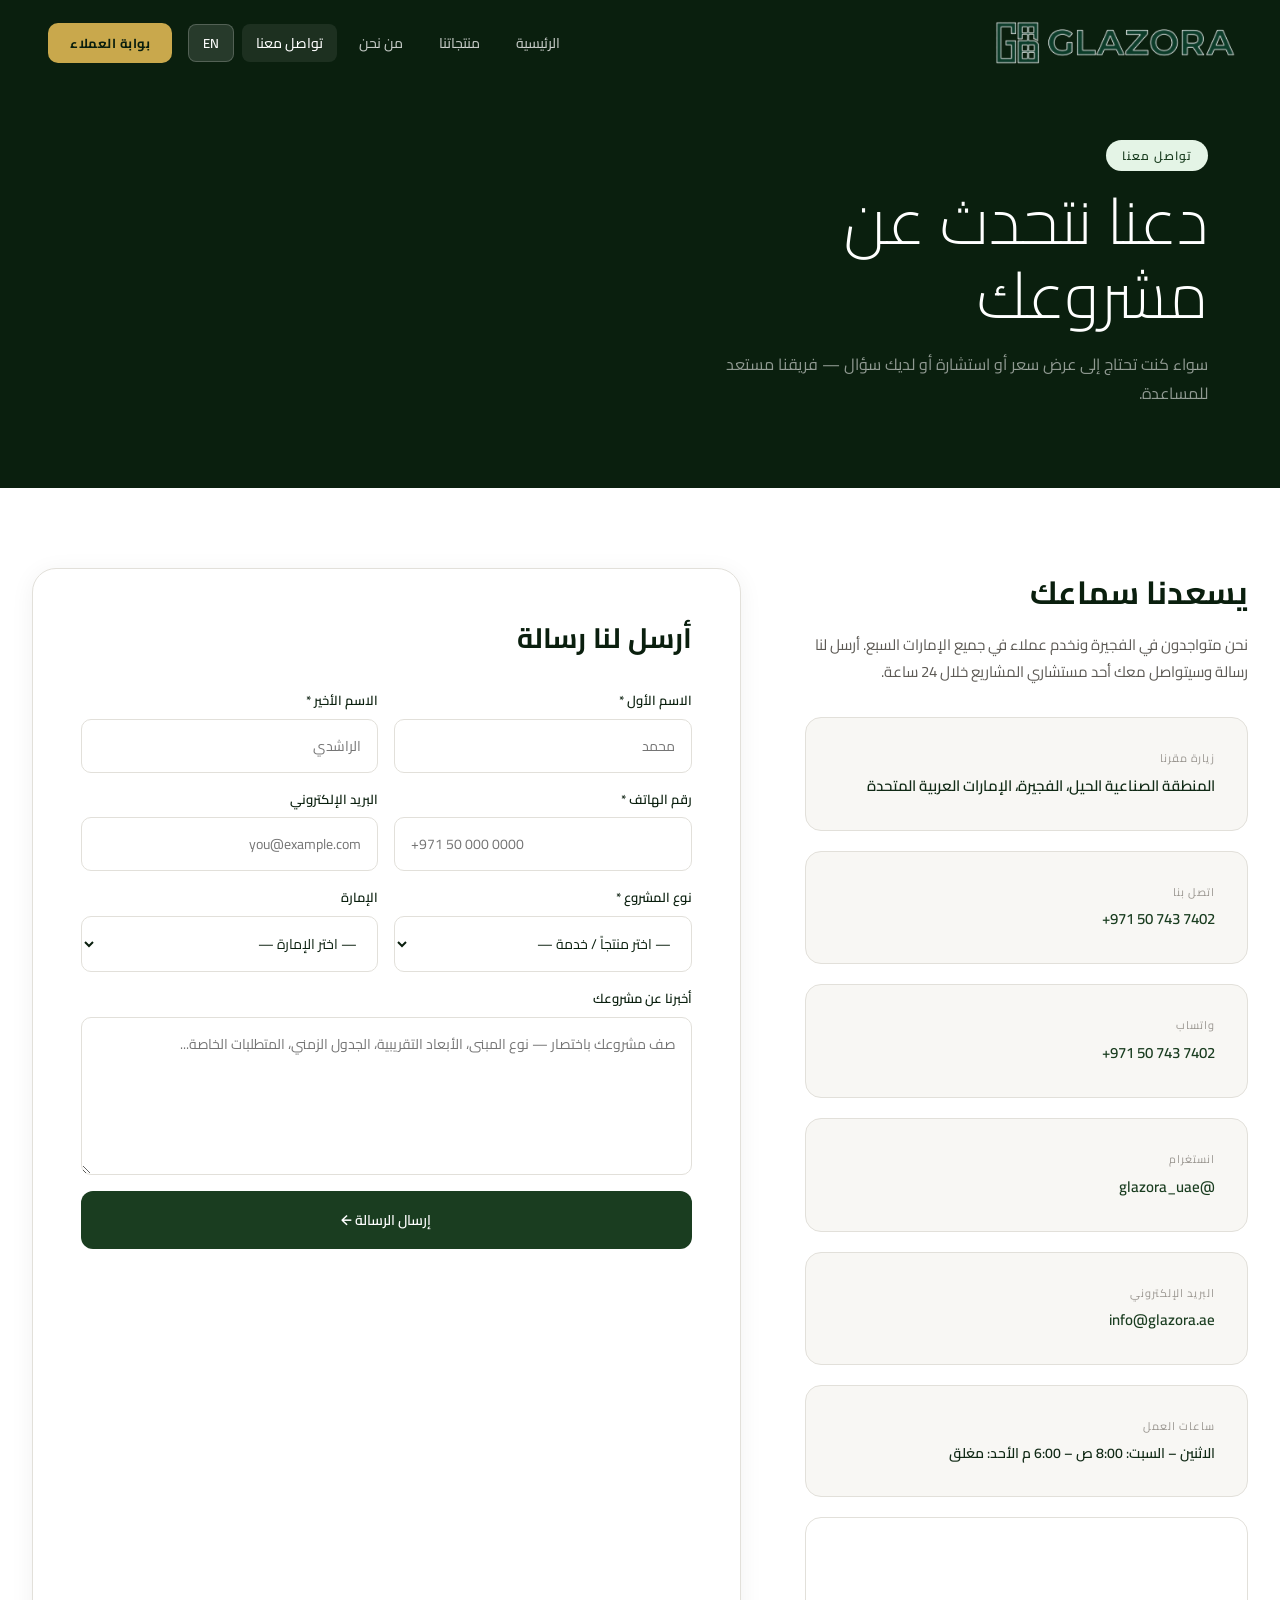
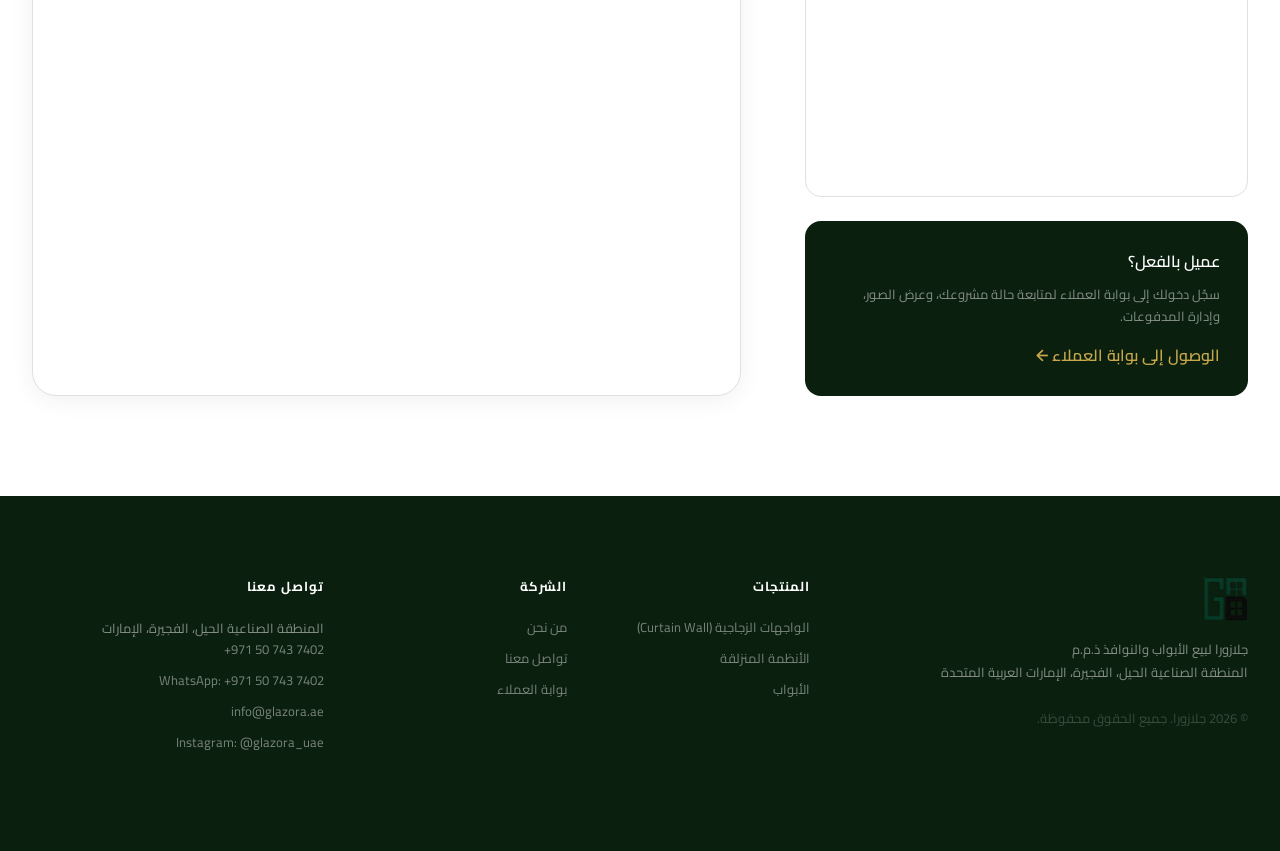
<file: contact.html>
<!DOCTYPE html>
<html lang="ar" dir="rtl">
<head>
  <meta charset="UTF-8"/>
  <meta name="viewport" content="width=device-width, initial-scale=1.0"/>
  <title>تواصل معنا – جلازورا</title>
  <link rel="stylesheet" href="css/style.css"/>
  <link href="https://fonts.googleapis.com/css2?family=Cormorant+Garamond:ital,wght@0,300;0,400;0,500;0,600;0,700;1,400;1,600&family=DM+Sans:wght@300;400;500;600&family=Bebas+Neue&family=Cairo:wght@300;400;500;600;700;800&display=swap" rel="stylesheet"/>
</head>
<body>

<nav class="nav scrolled" id="mainNav">
  <div class="nav-inner">
    <a href="index.html" class="logo"><img src="photos/logo2.png" alt="Glazora" class="logo-img"/></a>
    <div class="nav-links" id="navLinks">
      <a href="index.html" class="nav-link" data-i18n="nav_home">الرئيسية</a>
      <a href="products.html" class="nav-link" data-i18n="nav_products">منتجاتنا</a>
      <a href="about.html" class="nav-link" data-i18n="nav_about">من نحن</a>
      <a href="contact.html" class="nav-link active" data-i18n="nav_contact">تواصل معنا</a>
      <button class="lang-toggle" id="langToggle" onclick="toggleLang()">EN</button>
      <a href="signin.html" class="nav-btn" data-i18n="nav_portal">بوابة العملاء</a>
    <div style="display:flex;align-items:center;gap:10px;">
      <button class="lang-toggle lang-toggle-mobile" id="langToggleMobile" onclick="toggleLang()">EN</button>
      <button class="hamburger" id="hamburger" aria-label="Menu"><span></span><span></span><span></span></button>
    </div>
    </div>
  </div>
</nav>

<!-- HERO -->
<section class="contact-hero">
  <div class="container">
    <div class="contact-hero-content fade-in">
      <div class="section-tag" data-i18n="contact_tag">تواصل معنا</div>
      <h1 data-i18n="contact_title">دعنا نتحدث عن مشروعك</h1>
      <p data-i18n="contact_sub">سواء كنت تحتاج إلى عرض سعر أو استشارة أو لديك سؤال — فريقنا مستعد للمساعدة.</p>
    </div>
  </div>
</section>

<!-- CONTACT GRID -->
<section style="padding:80px 0 100px;">
  <div class="container">
    <div class="contact-grid">

      <!-- Left: Info -->
      <div class="fade-in">
        <h2 style="font-family:var(--font-display);font-size:32px;color:var(--green-900);margin-bottom:12px;" data-i18n="contact_h2">يسعدنا سماعك</h2>
        <p style="color:var(--gray-500);font-size:15px;line-height:1.8;margin-bottom:32px;" data-i18n="contact_p">نحن متواجدون في الفجيرة ونخدم عملاء في جميع الإمارات السبع.</p>

        <div class="contact-info-card">
          <div class="contact-info-label" data-i18n="visit_label">زيارة مصنعنا</div>
          <div class="contact-info-value" data-i18n="visit_val">المنطقة الصناعية الحيل،<br/>الفجيرة، الإمارات العربية المتحدة</div>
        </div>
        <div class="contact-info-card">
          <div class="contact-info-label" data-i18n="call_label">اتصل بنا</div>
          <div class="contact-info-value"><a href="tel:+971507437402" style="color:var(--green-700);">+971 50 743 7402</a></div>
        </div>
        <div class="contact-info-card">
          <div class="contact-info-label">واتساب</div>
          <div class="contact-info-value"><a href="https://wa.me/971507437402" target="_blank" style="color:var(--green-700); direction:ltr; display:inline-block;">+971 50 743 7402</a></div>
        </div>
        <div class="contact-info-card">
          <div class="contact-info-label">انستغرام</div>
          <div class="contact-info-value"><a href="https://www.instagram.com/glazora_uae" target="_blank" style="color:var(--green-700);">@glazora_uae</a></div>
        </div>
        <div class="contact-info-card">
          <div class="contact-info-label" data-i18n="email_label">البريد الإلكتروني</div>
          <div class="contact-info-value"><a href="mailto:info@glazora.ae" style="color:var(--green-700);">info@glazora.ae</a></div>
        </div>
        <div class="contact-info-card">
          <div class="contact-info-label" data-i18n="hours_label">ساعات العمل</div>
          <div class="contact-info-value" style="font-size:14px;" data-i18n="hours_val">الاثنين – السبت: 8:00 ص – 6:00 م<br/>الأحد: مغلق</div>
        </div>

        <!-- Google Maps -->
        <div style="border-radius:16px;overflow:hidden;height:280px;margin-bottom:24px;border:1px solid var(--gray-200);">
          <iframe src="https://www.google.com/maps/embed?pb=!1m18!1m12!1m3!1d3613.370219397273!2d56.294738878746614!3d25.089326178792234!2m3!1f0!2f0!3f0!3m2!1i1024!2i768!4f13.1!3m3!1m2!1s0x3ef4f9a2ea355593%3A0xd865a7d0794412a0!2sGLAZORA!5e0!3m2!1sen!2sae!4v1778274280027!5m2!1sen!2sae" width="100%" height="100%" style="border:0;" allowfullscreen="" loading="lazy" referrerpolicy="no-referrer-when-downgrade"></iframe>
        </div>

        <div class="contact-portal-card">
          <h4 data-i18n="already_client">عميل بالفعل؟</h4>
          <p data-i18n="already_client_sub">سجّل دخولك إلى بوابة العملاء لمتابعة حالة مشروعك.</p>
          <a href="signin.html" data-i18n="portal_link">الوصول إلى بوابة العملاء ←</a>
        </div>
      </div>

      <!-- Right: Form -->
      <div class="contact-form-wrap fade-in fade-in-delay-1">
        <h3 data-i18n="form_title">أرسل لنا رسالة</h3>
        <form id="contactForm">
          <div class="form-row">
            <div class="form-group">
              <label data-i18n="fname">الاسم الأول *</label>
              <input type="text" name="first_name" data-i18n="fname_ph" placeholder="محمد" required/>
            </div>
            <div class="form-group">
              <label data-i18n="lname">الاسم الأخير *</label>
              <input type="text" name="last_name" data-i18n="lname_ph" placeholder="الراشدي" required/>
            </div>
          </div>
          <div class="form-row">
            <div class="form-group">
              <label data-i18n="phone_f">رقم الهاتف *</label>
              <input type="tel" name="phone" placeholder="+971 50 000 0000" required/>
            </div>
            <div class="form-group">
              <label data-i18n="email_f">البريد الإلكتروني</label>
              <input type="email" name="email" data-i18n="email_ph" placeholder="you@example.com"/>
            </div>
          </div>
          <div class="form-row">
            <div class="form-group">
              <label data-i18n="proj_type_f">نوع المشروع *</label>
              <select name="project_type" required>
                <option value="">— اختر —</option>
              </select>
            </div>
            <div class="form-group">
              <label data-i18n="emirate_f">الإمارة</label>
              <select name="emirate">
                <option value="">— اختر —</option>
              </select>
            </div>
          </div>
          <div class="form-group">
            <label data-i18n="message_f">أخبرنا عن مشروعك</label>
            <textarea name="message" rows="5" data-i18n="message_ph" placeholder="صف مشروعك باختصار..."></textarea>
          </div>
          <button type="submit" class="btn-primary" style="width:100%;justify-content:center;">
            <span data-i18n="submit_form">إرسال الرسالة ←</span>
          </button>
          <div id="formSuccess" class="form-success" data-i18n="form_success">✅ تم إرسال رسالتك! سيتواصل معك فريقنا خلال 24 ساعة.</div>
        </form>
      </div>

    </div>
  </div>
</section>

<!-- FOOTER -->
<footer class="footer">
  <div class="container">
    <div class="footer-grid">
      <div class="footer-brand">
        <a href="index.html" class="logo logo-light"><img src="photos/logo.png" alt="Glazora" class="logo-img"/></a>
        <p data-i18n="footer_company">جلازورا لبيع الأبواب والنوافذ ذ.م.م</p>
        <p data-i18n="footer_location">المنطقة الصناعية الحيل، الفجيرة، الإمارات العربية المتحدة</p>
        <p class="footer-cr" data-i18n="footer_rights">© 2026 جلازورا. جميع الحقوق محفوظة.</p>
      </div>
      <div class="footer-col">
        <h4 data-i18n="footer_products">المنتجات</h4>
        <a href="products.html" data-i18n="prod_curtain">أنظمة الستارة الزجاجية</a>
        <a href="products.html" data-i18n="prod_sliding">الأنظمة المنزلقة</a>
        <a href="products.html" data-i18n="prod_doors">الأبواب</a>
      </div>
      <div class="footer-col">
        <h4 data-i18n="footer_company_col">الشركة</h4>
        <a href="about.html" data-i18n="footer_about">من نحن</a>
        <a href="contact.html" data-i18n="footer_contact">تواصل معنا</a>
        <a href="signin.html" data-i18n="nav_portal">بوابة العملاء</a>
      </div>
      <div class="footer-col">
        <h4 data-i18n="footer_contact_col">تواصل معنا</h4>
        <p data-i18n="loc_val">المنطقة الصناعية الحيل، الفجيرة، الإمارات</p>
        <a href="tel:+971507437402">+971 50 743 7402</a>
        <a href="https://wa.me/971507437402" target="_blank">WhatsApp: +971 50 743 7402</a>
        <a href="mailto:info@glazora.ae">info@glazora.ae</a>
        <a href="https://www.instagram.com/glazora_uae" target="_blank">Instagram: @glazora_uae</a>
      </div>
    </div>
  </div>
</footer>

<script src="js/i18n.js"></script>
<script src="js/api.js"></script>
<script src="js/main.js"></script>
<script>
function toggleLang() {
  const newLang = currentLang === 'ar' ? 'en' : 'ar';
  setLang(newLang);
  document.getElementById('langToggle').textContent = newLang === 'ar' ? 'EN' : 'العربية';
  document.getElementById('langToggleMobile').textContent = newLang === 'ar' ? 'EN' : 'العربية';
}
</script>
</body>
</html>
</file>
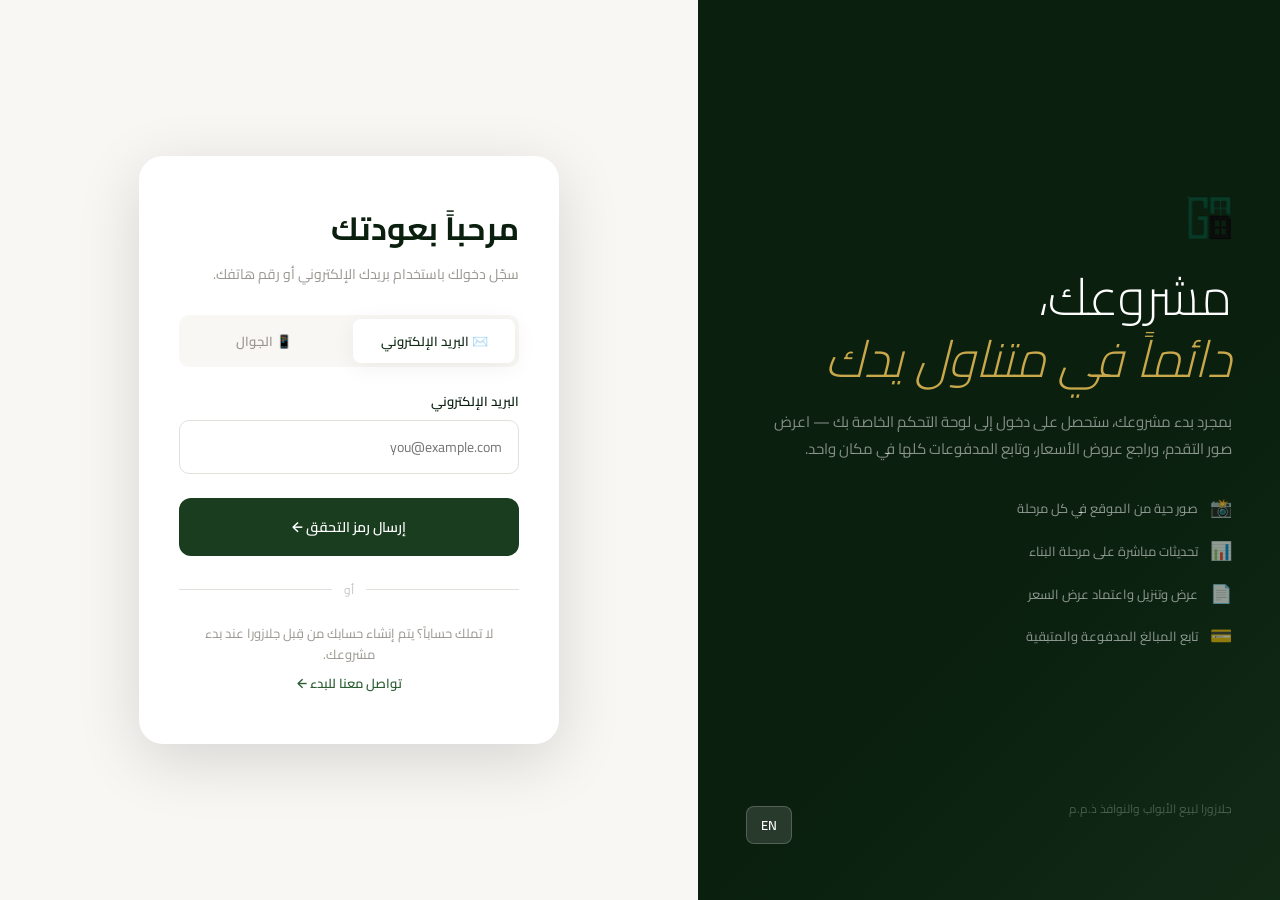
<file: dashboard.html>
<!DOCTYPE html>
<html lang="ar" dir="rtl">
<head>
  <meta charset="UTF-8"/>
  <meta name="viewport" content="width=device-width, initial-scale=1.0"/>
  <title>مشروعي – بوابة جلازورا</title>
  <link rel="stylesheet" href="css/style.css"/>
  <link href="https://fonts.googleapis.com/css2?family=Cormorant+Garamond:wght@300;400;500;600;700&family=DM+Sans:wght@300;400;500;600&family=Bebas+Neue&family=Cairo:wght@300;400;500;600;700;800&display=swap" rel="stylesheet"/>
</head>
<body>

<div class="dashboard-wrap">
  <!-- SIDEBAR -->
  <aside class="sidebar" id="sidebar">
    <div class="sidebar-header">
      <a href="index.html" class="logo logo-light"><img src="photos/logo.png" alt="Glazora" class="logo-img"/></a>
    </div>
    <nav class="sidebar-nav">
      <div class="sidebar-section-label" data-i18n="dash_overview">مشروعي</div>
      <div class="sidebar-link active" onclick="showTab('overview')">
        <span class="sidebar-icon">📊</span> <span data-i18n="dash_overview">نظرة عامة</span>
      </div>
      <div class="sidebar-link" onclick="showTab('photos')">
        <span class="sidebar-icon">📸</span> <span data-i18n="dash_photos">صور الموقع</span>
      </div>
      <div class="sidebar-link" onclick="showTab('quotation')">
        <span class="sidebar-icon">📄</span> <span data-i18n="dash_quotation">عرض السعر</span>
      </div>
      <div class="sidebar-link" onclick="showTab('payments')">
        <span class="sidebar-icon">💳</span> <span data-i18n="dash_payments">المدفوعات</span>
      </div>
    </nav>
    <div class="sidebar-footer">
      <div style="padding:12px 14px;">
        <button class="lang-toggle" onclick="toggleLang()" id="sidebarLangToggle" style="width:100%;border-radius:8px;padding:10px;">EN</button>
      </div>
      <div class="sidebar-link" onclick="window.location.href='index.html'">
        <span class="sidebar-icon">🏠</span> <span data-i18n="dash_back">العودة إلى الموقع</span>
      </div>
      <div class="sidebar-link" onclick="signOut()">
        <span class="sidebar-icon">🚪</span> <span data-i18n="dash_signout">تسجيل الخروج</span>
      </div>
    </div>
  </aside>

  <main class="main-area">
    <div class="top-bar">
      <button class="hamburger" id="sidebarToggle" onclick="toggleSidebar()"><span></span><span></span><span></span></button>
      <div class="top-bar-title">
        <h2 id="tabTitle" data-i18n="dash_overview">نظرة عامة</h2>
        <p id="tabSub">جاري التحميل...</p>
      </div>
      <div class="top-bar-right">
        <div class="avatar" id="clientAvatar">—</div>
      </div>
    </div>

    <!-- LOADING STATE -->
    <div id="dashboardLoading" style="display:flex;align-items:center;justify-content:center;min-height:60vh;flex-direction:column;gap:16px;">
      <div class="loading-spinner"></div>
      <p style="color:var(--gray-400);" data-i18n="loading">جاري تحميل بيانات مشروعك...</p>
    </div>

    <div class="dashboard-content" id="dashboardContent" style="display:none;">

      <!-- ===== OVERVIEW ===== -->
      <div id="tab-overview" class="tab-content">
        <div class="kpi-row">
          <div class="kpi-card">
            <div class="kpi-label" data-i18n="project_status">حالة المشروع</div>
            <div class="kpi-value" id="kpi-status" style="font-size:20px;color:var(--gold);">—</div>
            <div class="kpi-sub" id="kpi-phase">—</div>
          </div>
          <div class="kpi-card">
            <div class="kpi-label" data-i18n="completion">نسبة الإنجاز</div>
            <div class="kpi-value" id="kpi-pct">—</div>
            <div class="kpi-sub" data-i18n="on_schedule">في الموعد</div>
          </div>
          <div class="kpi-card accent">
            <div class="kpi-label" data-i18n="amount_paid">المبلغ المدفوع</div>
            <div class="kpi-value" id="kpi-paid">—</div>
            <div class="kpi-sub" id="kpi-paid-sub">—</div>
          </div>
          <div class="kpi-card">
            <div class="kpi-label" data-i18n="remaining">المتبقي</div>
            <div class="kpi-value" id="kpi-remaining">—</div>
            <div class="kpi-sub" id="kpi-next-due">—</div>
          </div>
        </div>

        <div class="dash-grid">
          <div class="dash-card">
            <div class="dash-card-header">
              <h3 data-i18n="project_progress">تقدم المشروع</h3>
              <span id="progressLabel" style="font-size:13px;color:var(--green-600);font-weight:600;">—</span>
            </div>
            <div class="dash-card-body">
              <div class="progress-bar" style="height:12px;margin-bottom:28px;">
                <div class="progress-fill" id="mainProgressBar" style="width:0%;"></div>
              </div>
              <ul class="phase-list" id="phaseList">
                <li style="color:var(--gray-300);font-size:13px;">جاري التحميل...</li>
              </ul>
            </div>
          </div>

          <div class="dash-card">
            <div class="dash-card-header">
              <h3 data-i18n="recent_photos">أحدث صور الموقع</h3>
              <span style="font-size:13px;color:var(--green-600);font-weight:600;cursor:pointer;" onclick="showTab('photos')" data-i18n="view_all">عرض الكل ←</span>
            </div>
            <div class="dash-card-body">
              <div class="photo-grid" id="recentPhotosGrid">
                <div style="color:var(--gray-300);font-size:13px;" data-i18n="no_photos_yet">لا توجد صور حتى الآن</div>
              </div>
            </div>
          </div>
        </div>

        <div class="dash-grid">
          <div class="dash-card">
            <div class="dash-card-header">
              <h3 data-i18n="payment_summary">ملخص المدفوعات</h3>
              <span style="font-size:13px;color:var(--green-600);font-weight:600;cursor:pointer;" onclick="showTab('payments')" data-i18n="view_all">عرض الكل ←</span>
            </div>
            <div class="dash-card-body" id="paymentSummaryBody">
              <div style="color:var(--gray-300);font-size:13px;">جاري التحميل...</div>
            </div>
          </div>

          <div class="dash-card">
            <div class="dash-card-header"><h3 data-i18n="project_details">تفاصيل المشروع</h3></div>
            <div class="dash-card-body" id="projectDetailsBody">
              <div style="color:var(--gray-300);font-size:13px;">جاري التحميل...</div>
            </div>
          </div>
        </div>
      </div>

      <!-- ===== PHOTOS ===== -->
      <div id="tab-photos" class="tab-content" style="display:none;">
        <div id="photosContent"></div>
      </div>

      <!-- ===== QUOTATION ===== -->
      <div id="tab-quotation" class="tab-content" style="display:none;">
        <div id="quotationContent"></div>
      </div>

      <!-- ===== PAYMENTS ===== -->
      <div id="tab-payments" class="tab-content" style="display:none;">
        <div id="paymentsContent"></div>
      </div>

    </div><!-- end dashboard-content -->
  </main>
</div>

<script src="js/i18n.js"></script>
<script src="js/api.js"></script>
<script>
// Auth guard
if (!Auth.isLoggedIn()) window.location.href = 'signin.html';

let dashboardData = null;
const projectId = localStorage.getItem('glazora_project_id');

if (!projectId) {
  window.location.href = 'signin.html';
}

// Init
document.addEventListener('DOMContentLoaded', async () => {
  const client = Auth.getClient();
  if (client) {
    const initials = (client.name || client.email || '?').charAt(0).toUpperCase();
    document.getElementById('clientAvatar').textContent = initials;
  }
  await loadDashboard();
});

async function loadDashboard() {
  const { ok, data } = await ClientAPI.getDashboard(projectId);
  if (!ok) {
    if (data.message && data.message.includes('Access')) {
      window.location.href = 'signin.html';
    }
    return;
  }

  dashboardData = data.dashboard;
  document.getElementById('dashboardLoading').style.display = 'none';
  document.getElementById('dashboardContent').style.display = 'block';

  renderKPIs(dashboardData);
  renderPhases(dashboardData.phases);
  renderRecentPhotos(dashboardData.photos);
  renderPaymentSummary(dashboardData.payments, dashboardData.paymentSummary);
  renderProjectDetails(dashboardData.project);

  // Tab sub title
  const lang = currentLang;
  const proj = dashboardData.project;
  document.getElementById('tabSub').textContent = lang === 'ar' ? proj.title_ar : proj.title_en;
}

function renderKPIs(d) {
  const { project, paymentSummary } = d;
  const statusMap = { active: t('in_progress'), completed: 'مكتمل', pending: 'قيد الانتظار' };
  document.getElementById('kpi-status').textContent = statusMap[project.status] || project.status;
  document.getElementById('kpi-phase').textContent = `${currentLang === 'ar' ? 'المرحلة' : 'Phase'} ${project.current_phase} ${currentLang === 'ar' ? 'من' : 'of'} ${project.total_phases}`;
  document.getElementById('kpi-pct').textContent = `${Math.round(project.completion_pct)}%`;
  document.getElementById('kpi-paid').textContent = `${Number(paymentSummary.paid).toLocaleString()} درهم`;
  document.getElementById('kpi-paid-sub').textContent = `${currentLang === 'ar' ? 'من' : 'of'} ${Number(paymentSummary.total).toLocaleString()} ${currentLang === 'ar' ? 'درهم' : 'AED'}`;
  document.getElementById('kpi-remaining').textContent = `${Number(paymentSummary.remaining).toLocaleString()} درهم`;
  document.getElementById('progressLabel').textContent = `${Math.round(project.completion_pct)}% ${currentLang === 'ar' ? 'مكتمل' : 'Complete'}`;

  setTimeout(() => {
    document.getElementById('mainProgressBar').style.width = `${project.completion_pct}%`;
  }, 300);
}

function renderPhases(phases) {
  const list = document.getElementById('phaseList');
  list.innerHTML = phases.map(p => {
    const isDone   = p.status === 'done';
    const isActive = p.status === 'active';
    const title = currentLang === 'ar' ? p.title_ar : p.title_en;
    return `<li class="phase-item ${isDone ? 'done' : isActive ? 'active' : ''}">
      <div class="phase-dot ${isDone ? 'done' : isActive ? 'active' : ''}"></div>
      <span>${isDone ? '✓ ' : isActive ? '→ ' : ''}${title}</span>
    </li>`;
  }).join('');
}

function renderRecentPhotos(photos) {
  const all = [...(photos.before || []), ...(photos.during || []), ...(photos.after || [])].slice(0, 6);
  const grid = document.getElementById('recentPhotosGrid');
  if (!all.length) {
    grid.innerHTML = `<p style="color:var(--gray-300);font-size:13px;" data-i18n="no_photos_yet">لا توجد صور حتى الآن</p>`;
    return;
  }
  const API_URL = window.GLAZORA_API || 'http://localhost:5000';
  grid.innerHTML = all.map(p => {
    const caption = currentLang === 'ar' ? p.caption_ar : p.caption_en;
    const phase = p.phase === 'before' ? t('before') : p.phase === 'during' ? t('during') : t('after');
    return `<div class="photo-thumb pt-${p.phase}" onclick="showTab('photos')">
      <img src="${API_URL}/uploads/${p.filename}" alt="${caption || phase}"
           style="width:100%;height:100%;object-fit:cover;" onerror="this.parentElement.innerHTML='<span style=font-size:24px>🏗️</span>'"/>
      <div class="photo-thumb-label">${phase}</div>
    </div>`;
  }).join('');
}

function renderPaymentSummary(payments, summary) {
  const body = document.getElementById('paymentSummaryBody');
  const rows = payments.slice(0, 4).map(p => {
    const label = currentLang === 'ar' ? p.milestone_name_ar : p.milestone_name_en;
    const badge = p.status === 'paid'
      ? `<span class="pay-status paid">${t('paid_badge')}</span>`
      : p.due_date
        ? `<span class="pay-status pending">${t('pending_badge')}</span>`
        : `<span class="pay-status remaining">${t('completion_badge')}</span>`;
    return `<div class="payment-row">
      <div class="pay-label">${label || '—'}</div>
      <div style="display:flex;align-items:center;gap:12px;">
        <div class="pay-amount">AED ${Number(p.amount).toLocaleString()}</div>
        ${badge}
      </div>
    </div>`;
  }).join('');

  body.innerHTML = rows + `
    <div class="progress-bar" style="margin-top:16px;">
      <div class="progress-fill" style="width:${summary.paidPct}%;"></div>
    </div>
    <p style="font-size:12px;color:var(--gray-400);margin-top:6px;">
      AED ${Number(summary.paid).toLocaleString()} ${currentLang === 'ar' ? 'مدفوع من' : 'paid of'} AED ${Number(summary.total).toLocaleString()}
    </p>`;
}

function renderProjectDetails(project) {
  const body = document.getElementById('projectDetailsBody');
  const title = currentLang === 'ar' ? project.title_ar : project.title_en;
  const location = currentLang === 'ar' ? project.location_ar : project.location_en;
  body.innerHTML = `
    <div style="display:flex;flex-direction:column;gap:16px;">
      ${detailRow(t('proj_type'), title)}
      ${location ? detailRow(t('proj_location'), location) : ''}
      ${project.start_date ? detailRow(t('proj_start'), new Date(project.start_date).toLocaleDateString(currentLang === 'ar' ? 'ar-AE' : 'en-AE')) : ''}
      ${project.expected_end_date ? detailRow(t('proj_end'), new Date(project.expected_end_date).toLocaleDateString(currentLang === 'ar' ? 'ar-AE' : 'en-AE')) : ''}
      ${project.supervisor_name ? detailRow(t('proj_supervisor'), project.supervisor_name) : ''}
      ${detailRow(currentLang === 'ar' ? 'رقم المشروع' : 'Project No.', project.project_number)}
    </div>`;
}

function detailRow(label, value) {
  return `<div>
    <div style="font-size:11px;color:var(--gray-400);text-transform:uppercase;letter-spacing:1px;margin-bottom:4px;">${label}</div>
    <div style="font-size:14px;font-weight:500;color:var(--green-900);">${value}</div>
  </div>`;
}

// === PHOTOS TAB ===
function renderPhotosTab(photos) {
  const content = document.getElementById('photosContent');
  const sections = [
    { key: 'before', label: t('before'), items: photos.before || [] },
    { key: 'during', label: t('during'), items: photos.during || [] },
    { key: 'after', label: t('after'), items: photos.after || [] },
  ];
  const API_URL = window.GLAZORA_API || 'http://localhost:5000';
  content.innerHTML = sections.map(s => `
    <div class="dash-card" style="margin-bottom:24px;">
      <div class="dash-card-header">
        <h3>${s.label}</h3>
        <span style="font-size:12px;color:var(--gray-400);">${s.items.length} ${currentLang === 'ar' ? 'صورة' : 'photos'}</span>
      </div>
      <div class="dash-card-body">
        ${s.items.length ? `
          <div style="display:grid;grid-template-columns:repeat(auto-fill,minmax(180px,1fr));gap:12px;">
            ${s.items.map(p => `
              <div style="position:relative;border-radius:10px;overflow:hidden;aspect-ratio:4/3;background:var(--gray-100);cursor:pointer;" onclick="openPhoto('${API_URL}/uploads/${p.filename}')">
                <img src="${API_URL}/uploads/${p.filename}" alt=""
                     style="width:100%;height:100%;object-fit:cover;" onerror="this.style.display='none'"/>
                ${(p.caption_ar || p.caption_en) ? `<div style="position:absolute;bottom:0;left:0;right:0;background:linear-gradient(to top,rgba(0,0,0,0.7),transparent);color:#fff;font-size:11px;padding:12px 8px 6px;text-align:center;">${currentLang === 'ar' ? p.caption_ar : p.caption_en}</div>` : ''}
              </div>
            `).join('')}
          </div>` : `<div style="text-align:center;padding:40px;color:var(--gray-300);">
            <div style="font-size:40px;margin-bottom:12px;">📷</div>
            <p>${currentLang === 'ar' ? 'سيتم إضافة الصور قريباً' : 'Photos will be added soon'}</p>
          </div>`}
      </div>
    </div>`).join('');
}

// === QUOTATION TAB ===
function renderQuotationTab(quotation) {
  const content = document.getElementById('quotationContent');
  if (!quotation) {
    content.innerHTML = `<div class="dash-card"><div class="dash-card-body" style="text-align:center;padding:60px;">
      <div style="font-size:48px;margin-bottom:16px;">📄</div>
      <p style="color:var(--gray-400);">${currentLang === 'ar' ? 'لا يوجد عرض سعر حتى الآن' : 'No quotation available yet'}</p>
    </div></div>`;
    return;
  }

  const items = quotation.items || [];
  const statusBadge = quotation.approved_by_client
    ? `<span class="status-badge connected" data-i18n="quot_approved">${t('quot_approved')}</span>`
    : `<button class="btn-primary" style="padding:8px 20px;font-size:13px;" onclick="approveQuotation()">${t('approve_quot')}</button>`;

  content.innerHTML = `
    <div class="dash-card">
      <div class="dash-card-header">
        <h3>${t('dash_quotation')}</h3>
        <div style="display:flex;gap:10px;align-items:center;">
          ${statusBadge}
          <button class="btn-outline" style="padding:8px 16px;font-size:12px;">${t('quot_download')}</button>
        </div>
      </div>
      <div class="dash-card-body">
        <div style="display:grid;grid-template-columns:1fr 1fr;gap:24px;margin-bottom:28px;padding:20px;background:var(--off-white);border-radius:var(--radius);">
          ${detailRow(t('quot_no'), quotation.quotation_number)}
          ${detailRow(t('quot_date'), new Date(quotation.created_at).toLocaleDateString(currentLang === 'ar' ? 'ar-AE' : 'en-AE'))}
        </div>
        <div style="overflow-x:auto;">
          <table class="quote-table">
            <thead><tr>
              <th>#</th><th>${t('quot_desc')}</th>
              <th>${t('quot_unit')}</th><th>${t('quot_qty')}</th>
              <th>${t('quot_price')}</th><th>${t('quot_total')}</th>
            </tr></thead>
            <tbody>
              ${items.map((it, i) => `<tr>
                <td>${i + 1}</td>
                <td>${currentLang === 'ar' ? it.description_ar : it.description_en}</td>
                <td>${currentLang === 'ar' ? it.unit_ar : it.unit_en}</td>
                <td>${it.quantity}</td>
                <td>AED ${Number(it.unit_price).toLocaleString()}</td>
                <td>AED ${Number(it.total_price).toLocaleString()}</td>
              </tr>`).join('')}
              <tr class="total-row">
                <td colspan="5" style="text-align:${currentLang === 'ar' ? 'left' : 'right'};padding-inline-end:16px;">${t('quot_subtotal')}</td>
                <td>AED ${Number(quotation.subtotal).toLocaleString()}</td>
              </tr>
              <tr class="total-row">
                <td colspan="5" style="text-align:${currentLang === 'ar' ? 'left' : 'right'};padding-inline-end:16px;color:var(--green-700);">${t('quot_vat')}</td>
                <td style="color:var(--green-700);">AED ${Number(quotation.total).toLocaleString()}</td>
              </tr>
            </tbody>
          </table>
        </div>
      </div>
    </div>`;
}

// === PAYMENTS TAB ===
function renderPaymentsTab(payments, summary) {
  const content = document.getElementById('paymentsContent');
  const nextPending = payments.find(p => p.status === 'pending' && p.due_date);

  content.innerHTML = `
    <div class="kpi-row" style="margin-bottom:24px;">
      <div class="kpi-card accent"><div class="kpi-label">${currentLang === 'ar' ? 'إجمالي المشروع' : 'Total Project Value'}</div><div class="kpi-value">AED ${Number(summary.total).toLocaleString()}</div></div>
      <div class="kpi-card"><div class="kpi-label" data-i18n="amount_paid">${t('amount_paid')}</div><div class="kpi-value">AED ${Number(summary.paid).toLocaleString()}</div><div class="kpi-sub">${summary.paidPct}%</div></div>
      <div class="kpi-card"><div class="kpi-label" data-i18n="remaining">${t('remaining')}</div><div class="kpi-value">AED ${Number(summary.remaining).toLocaleString()}</div></div>
      ${nextPending ? `<div class="kpi-card"><div class="kpi-label" data-i18n="next_due">${t('next_due')}</div><div class="kpi-value" style="font-size:18px;color:var(--gold);">${new Date(nextPending.due_date).toLocaleDateString(currentLang === 'ar' ? 'ar-AE' : 'en-AE')}</div><div class="kpi-sub">AED ${Number(nextPending.amount).toLocaleString()}</div></div>` : ''}
    </div>
    <div class="dash-card" style="margin-bottom:24px;">
      <div class="dash-card-header"><h3>${currentLang === 'ar' ? 'جدول الدفعات' : 'Payment Schedule'}</h3></div>
      <div class="dash-card-body">
        <div class="progress-bar" style="height:12px;margin-bottom:24px;"><div class="progress-fill" style="width:${summary.paidPct}%;"></div></div>
        ${payments.map(p => {
          const label = currentLang === 'ar' ? p.milestone_name_ar : p.milestone_name_en;
          const badge = p.status === 'paid'
            ? `<span class="pay-status paid">${t('paid_badge')}</span>`
            : p.due_date ? `<span class="pay-status pending">${t('pending_badge')}</span>`
            : `<span class="pay-status remaining">${t('completion_badge')}</span>`;
          const dateNote = p.status === 'paid' && p.paid_at
            ? new Date(p.paid_at).toLocaleDateString(currentLang === 'ar' ? 'ar-AE' : 'en-AE')
            : p.due_date ? new Date(p.due_date).toLocaleDateString(currentLang === 'ar' ? 'ar-AE' : 'en-AE')
            : currentLang === 'ar' ? 'عند الإنجاز' : 'Upon completion';
          return `<div class="payment-row">
            <div><div class="pay-label" style="font-weight:600;color:var(--green-900);">${label}</div>
            <div style="font-size:12px;color:var(--gray-400);margin-top:2px;">${dateNote}</div></div>
            <div style="display:flex;align-items:center;gap:16px;">
              <div class="pay-amount">AED ${Number(p.amount).toLocaleString()}</div>${badge}
            </div>
          </div>`;
        }).join('')}
      </div>
    </div>
    <div style="background:var(--green-100);border:1px solid var(--green-200);border-radius:var(--radius);padding:24px;display:flex;gap:16px;align-items:flex-start;">
      <span style="font-size:24px;">💡</span>
      <div>
        <div style="font-weight:600;color:var(--green-800);margin-bottom:6px;" data-i18n="pay_note_title">${t('pay_note_title')}</div>
        <p style="font-size:14px;color:var(--gray-600);line-height:1.7;" data-i18n="pay_note_desc">${t('pay_note_desc')}</p>
        <a href="contact.html" style="color:var(--green-700);font-size:13px;font-weight:600;margin-top:8px;display:inline-block;" data-i18n="contact_accounts">${t('contact_accounts')}</a>
      </div>
    </div>`;
}

// ── Tab switching ──────────────────────────────
const tabTitles = { overview: 'dash_overview', photos: 'dash_photos', quotation: 'dash_quotation', payments: 'dash_payments' };
function showTab(tab) {
  document.querySelectorAll('.tab-content').forEach(t => t.style.display = 'none');
  document.getElementById('tab-' + tab).style.display = 'block';
  document.querySelectorAll('.sidebar-link').forEach(l => l.classList.remove('active'));
  document.getElementById('tabTitle').setAttribute('data-i18n', tabTitles[tab]);
  document.getElementById('tabTitle').textContent = t(tabTitles[tab]);

  if (!dashboardData) return;
  if (tab === 'photos' && !document.getElementById('photosContent').innerHTML) {
    renderPhotosTab(dashboardData.photos);
  }
  if (tab === 'quotation' && !document.getElementById('quotationContent').innerHTML) {
    renderQuotationTab(dashboardData.quotation);
  }
  if (tab === 'payments' && !document.getElementById('paymentsContent').innerHTML) {
    renderPaymentsTab(dashboardData.payments, dashboardData.paymentSummary);
  }
}

async function approveQuotation() {
  if (!confirm(currentLang === 'ar' ? 'هل تريد اعتماد عرض السعر هذا؟' : 'Approve this quotation?')) return;
  const { ok } = await ClientAPI.approveQuotation(projectId);
  if (ok) {
    showToast(t('approve_success'));
    document.getElementById('quotationContent').innerHTML = '';
    renderQuotationTab({ ...dashboardData.quotation, approved_by_client: true });
  }
}

function openPhoto(url) {
  const overlay = document.createElement('div');
  overlay.style.cssText = 'position:fixed;inset:0;background:rgba(0,0,0,0.9);z-index:99999;display:flex;align-items:center;justify-content:center;cursor:zoom-out;';
  overlay.innerHTML = `<img src="${url}" style="max-width:90vw;max-height:90vh;border-radius:12px;"/>`;
  overlay.onclick = () => overlay.remove();
  document.body.appendChild(overlay);
}

function toggleSidebar() {
  document.getElementById('sidebar').classList.toggle('open');
}

function toggleLang() {
  const newLang = currentLang === 'ar' ? 'en' : 'ar';
  setLang(newLang);
  document.getElementById('sidebarLangToggle').textContent = newLang === 'ar' ? 'EN' : 'ع';
  // Re-render active tab
  if (dashboardData) {
    renderKPIs(dashboardData);
    renderPhases(dashboardData.phases);
    renderRecentPhotos(dashboardData.photos);
    renderPaymentSummary(dashboardData.payments, dashboardData.paymentSummary);
    renderProjectDetails(dashboardData.project);
    document.getElementById('photosContent').innerHTML = '';
    document.getElementById('quotationContent').innerHTML = '';
    document.getElementById('paymentsContent').innerHTML = '';
  }
}

function signOut() {
  if (confirm(t('signout_confirm'))) {
    Auth.removeToken(); Auth.removeClient();
    localStorage.removeItem('glazora_project_id');
    window.location.href = 'signin.html';
  }
}
</script>
<style>
.loading-spinner { width:40px;height:40px;border:3px solid var(--gray-200);border-top-color:var(--green-600);border-radius:50%;animation:spin 0.8s linear infinite; }
@keyframes spin { to{transform:rotate(360deg)} }
</style>
</body>
</html>
</file>
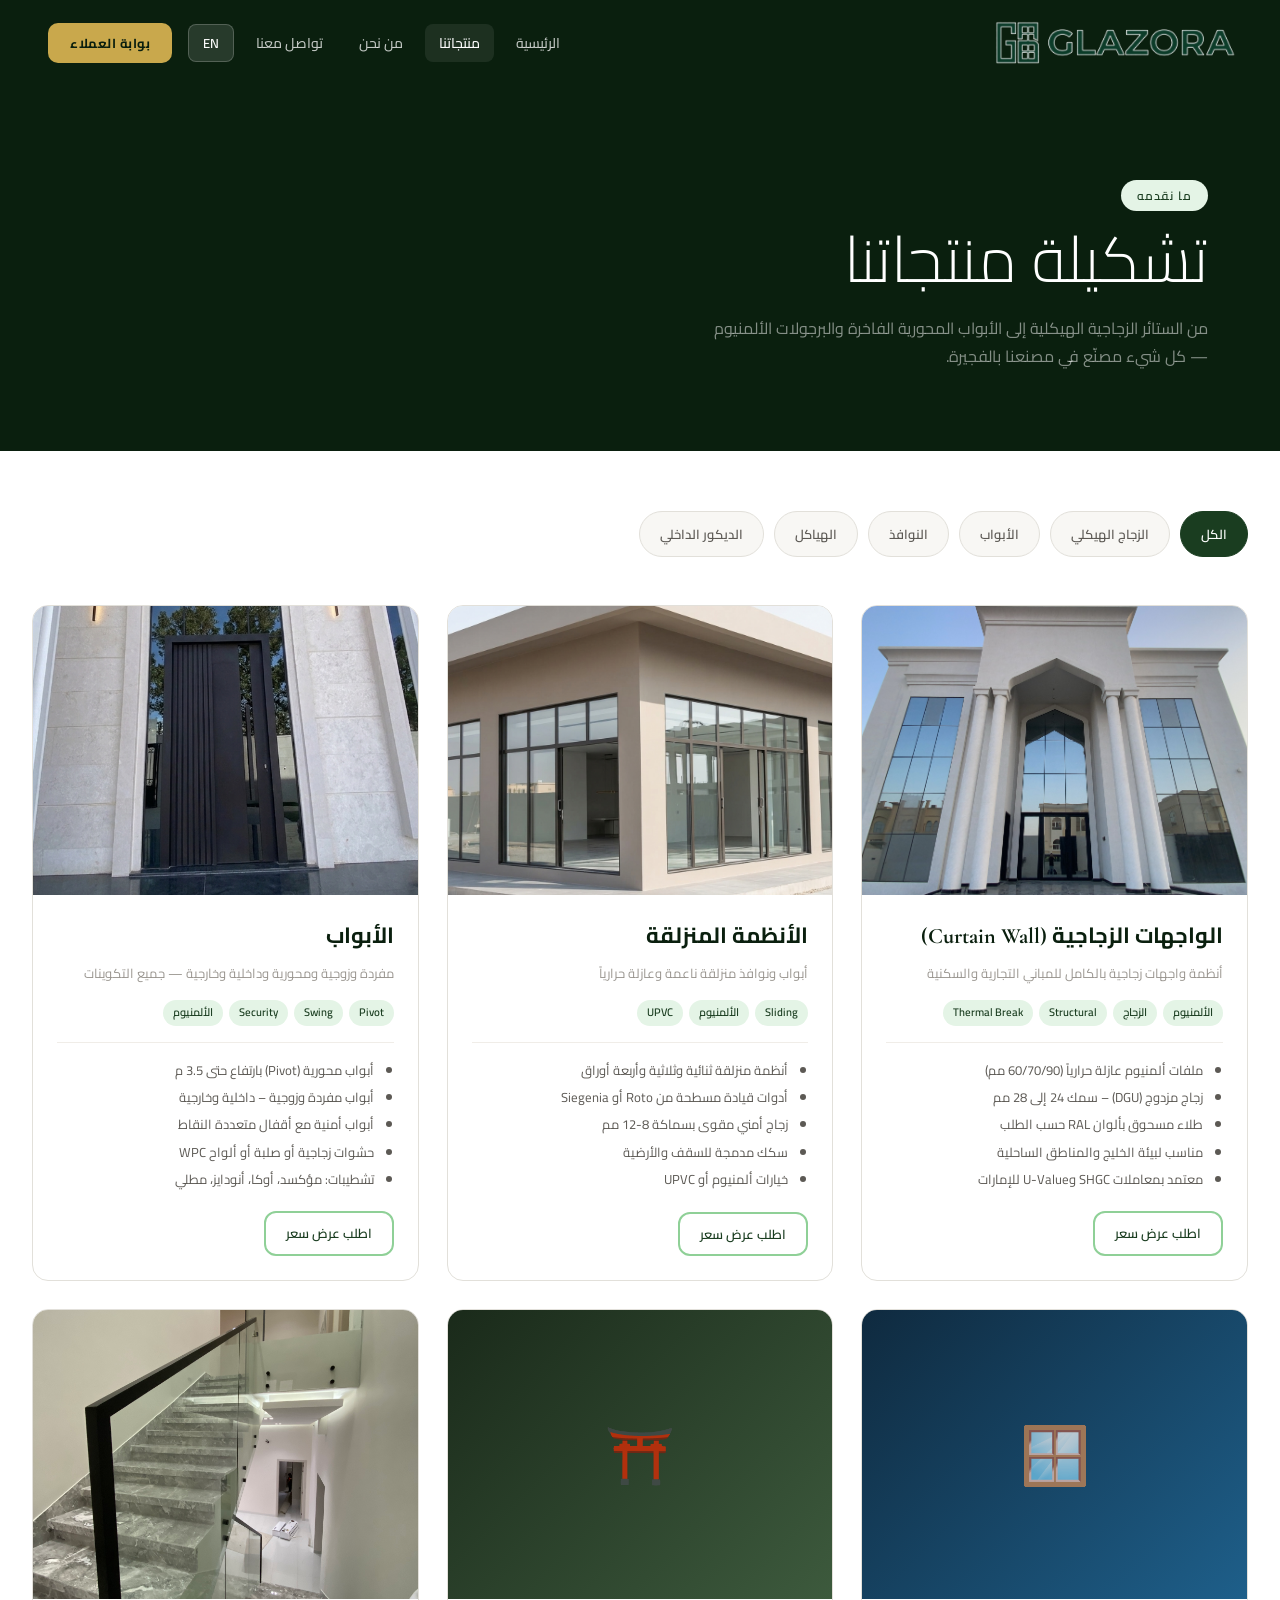
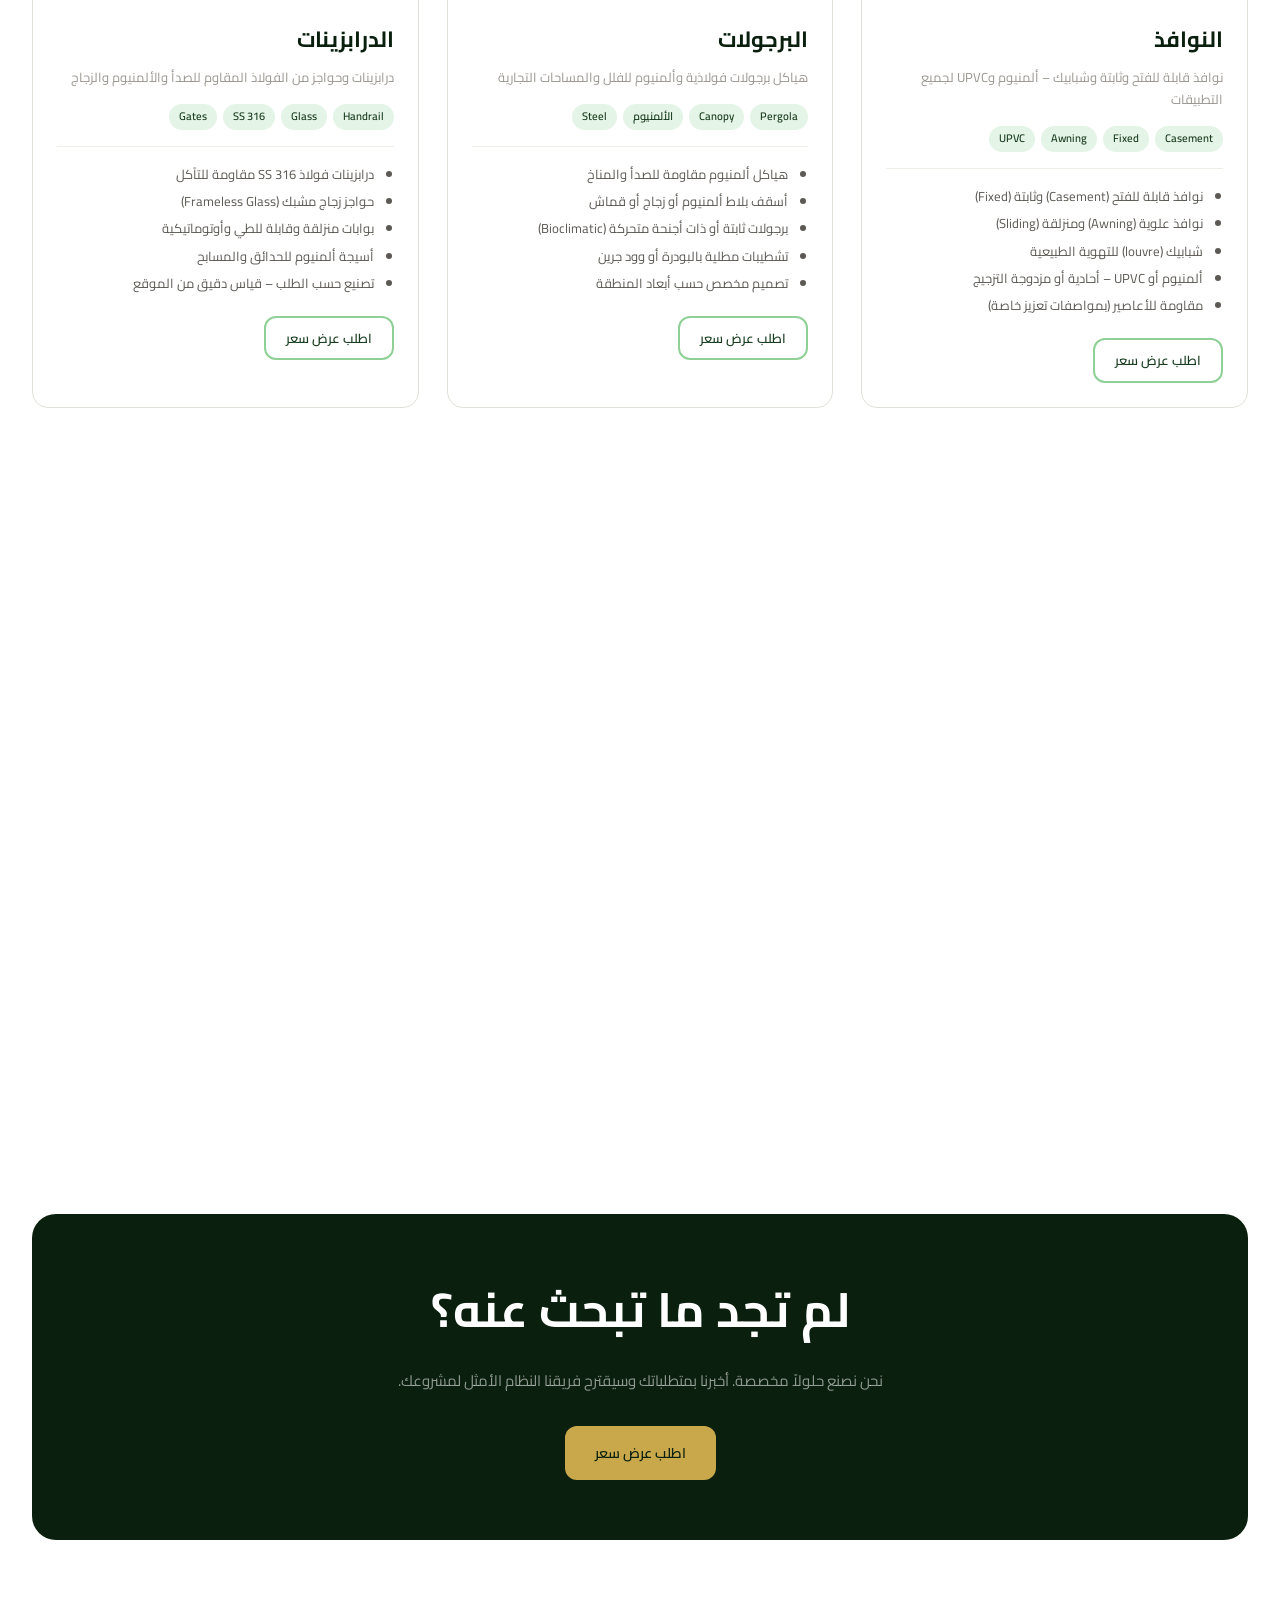
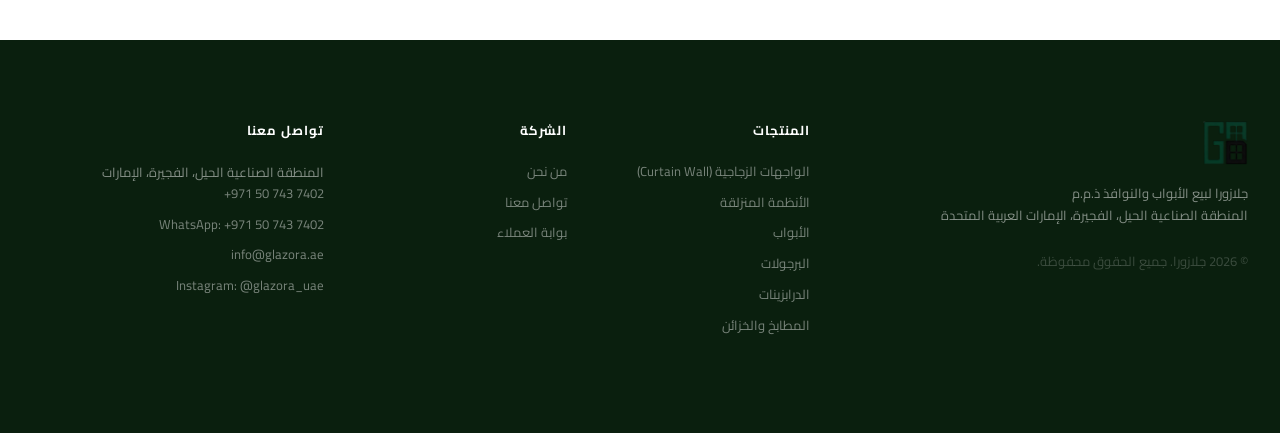
<file: products.html>
<!DOCTYPE html>
<html lang="ar" dir="rtl">
<head>
  <meta charset="UTF-8"/>
  <meta name="viewport" content="width=device-width, initial-scale=1.0"/>
  <title>منتجاتنا – جلازورا</title>
  <meta name="description" content="تشكيلة جلازورا الكاملة من أنظمة الألمنيوم والزجاج والـ UPVC والـ WPC – ستائر زجاجية وأبواب ونوافذ وبرجولات ودرابزينات ومطابخ"/>
  <link rel="stylesheet" href="css/style.css"/>
  <link href="https://fonts.googleapis.com/css2?family=Cormorant+Garamond:ital,wght@0,300;0,400;0,500;0,600;0,700;1,400;1,600&family=DM+Sans:wght@300;400;500;600&family=Bebas+Neue&family=Cairo:wght@300;400;500;600;700;800&display=swap" rel="stylesheet"/>
</head>
<body>

<!-- NAV -->
<nav class="nav scrolled" id="mainNav">
  <div class="nav-inner">
    <a href="index.html" class="logo"><img src="photos/logo2.png" alt="Glazora" class="logo-img"/></a>
    <div class="nav-links" id="navLinks">
      <a href="index.html"    class="nav-link" data-i18n="nav_home">الرئيسية</a>
      <a href="products.html" class="nav-link active" data-i18n="nav_products">منتجاتنا</a>
      <a href="about.html"    class="nav-link" data-i18n="nav_about">من نحن</a>
      <a href="contact.html"  class="nav-link" data-i18n="nav_contact">تواصل معنا</a>
      <button class="lang-toggle" id="langToggle" onclick="toggleLang()">EN</button>
      <a href="signin.html" class="nav-btn" data-i18n="nav_portal">بوابة العملاء</a>
    <div style="display:flex;align-items:center;gap:10px;">
      <button class="lang-toggle lang-toggle-mobile" id="langToggleMobile" onclick="toggleLang()">EN</button>
      <button class="hamburger" id="hamburger" aria-label="Menu"><span></span><span></span><span></span></button>
    </div>
    </div>
  </div>
</nav>

<!-- HERO -->
<section class="products-hero">
  <div class="container">
    <div class="fade-in" style="max-width:640px;padding-top:40px;">
      <div class="section-tag" data-i18n="prod_tag">ما نصنعه</div>
      <h1 data-i18n="prod_title">تشكيلة منتجاتنا</h1>
      <p>من الستائر الزجاجية الهيكلية إلى الأبواب المحورية الفاخرة والبرجولات الألمنيوم — كل شيء مصنّع في مصنعنا بالفجيرة.</p>
    </div>
  </div>
</section>

<!-- FILTER + GRID -->
<section style="padding:60px 0 100px;">
  <div class="container">

    <!-- Filter tabs -->
    <div class="filter-tabs" id="filterTabs">
      <button class="filter-tab active" data-filter="all" data-i18n-all="all">الكل</button>
      <button class="filter-tab" data-filter="glazing" data-i18n-all="glazing">الزجاج الهيكلي</button>
      <button class="filter-tab" data-filter="doors"   data-i18n-all="doors">الأبواب</button>
      <button class="filter-tab" data-filter="windows" data-i18n-all="windows">النوافذ</button>
      <button class="filter-tab" data-filter="structures" data-i18n-all="structures">الهياكل</button>
      <button class="filter-tab" data-filter="interior" data-i18n-all="interior">الديكور الداخلي</button>
    </div>

    <!-- Product Grid -->
    <div class="products-full-grid" id="productsGrid">

      <!-- 1. Curtain Wall -->
      <div class="product-card fade-in" data-categories="glazing" id="curtain">
        <div class="prod-thumb curtain"><img src="photos/curtainWalls.JPG" alt="أنظمة الستارة الزجاجية"/><div class="prod-thumb-inner"></div></div>
        <div class="product-card-body">
          <h3 data-i18n="prod_curtain">أنظمة الستارة الزجاجية</h3>
          <p data-i18n="prod_curtain_desc">أنظمة واجهات زجاجية بالكامل للمباني التجارية والسكنية</p>
          <div class="tag-list">
            <span class="product-tag" data-i18n="mat_al">ألمنيوم</span>
            <span class="product-tag" data-i18n="mat_gl">زجاج</span>
            <span class="product-tag">Structural</span>
            <span class="product-tag">Thermal Break</span>
          </div>
          <div class="product-detail-body" style="margin-top:16px;padding-top:16px;border-top:1px solid var(--gray-100);">
            <ul class="product-specs" data-lang="ar">
              <li>ملفات ألمنيوم عازلة حرارياً (60/70/90 مم)</li>
              <li>زجاج مزدوج (DGU) – سمك 24 إلى 28 مم</li>
              <li>طلاء مسحوق بألوان RAL حسب الطلب</li>
              <li>مناسب لبيئة الخليج والمناطق الساحلية</li>
              <li>معتمد بمعاملات SHGC وU-Value للإمارات</li>
            </ul>
            <ul class="product-specs" data-lang="en" style="display:none;">
              <li>Thermally-broken aluminum profiles (60/70/90mm systems)</li>
              <li>Double Glazed Units (DGU) – 24mm to 28mm</li>
              <li>Powder coating in RAL colors on request</li>
              <li>Rated for Gulf & coastal environments</li>
              <li>UAE SHGC & U-Value compliant options</li>
            </ul>
            <a href="contact.html" class="btn-outline" style="margin-top:16px;padding:10px 20px;font-size:13px;" data-i18n="cta_quote">اطلب عرض سعر</a>
          </div>
        </div>
      </div>

      <!-- 2. Sliding Doors -->
      <div class="product-card fade-in fade-in-delay-1" data-categories="doors windows glazing" id="sliding">
        <div class="prod-thumb sliding"><img src="photos/sliding.png" alt="الأنظمة المنزلقة"/></div>
        <div class="product-card-body">
          <h3 data-i18n="prod_sliding">الأنظمة المنزلقة</h3>
          <p data-i18n="prod_sliding_desc">أبواب ونوافذ منزلقة ناعمة وعازلة حرارياً</p>
          <div class="tag-list">
            <span class="product-tag">Sliding</span>
            <span class="product-tag" data-i18n="mat_al">ألمنيوم</span>
            <span class="product-tag" data-i18n="mat_upvc">UPVC</span>
          </div>
          <div class="product-detail-body" style="margin-top:16px;padding-top:16px;border-top:1px solid var(--gray-100);">
            <ul class="product-specs" data-lang="ar">
              <li>أنظمة منزلقة ثنائية وثلاثية وأربعة أوراق</li>
              <li>أدوات قيادة مسطحة من Roto أو Siegenia</li>
              <li>زجاج أمني مقوى بسماكة 8-12 مم</li>
              <li>سكك مدمجة للسقف والأرضية</li>
              <li>خيارات ألمنيوم أو UPVC</li>
            </ul>
            <ul class="product-specs" data-lang="en" style="display:none;">
              <li>2-, 3-, and 4-panel sliding configurations</li>
              <li>Roto or Siegenia flat-guide hardware</li>
              <li>8–12mm tempered safety glass</li>
              <li>Flush floor & ceiling track options</li>
              <li>Aluminum or UPVC profile options</li>
            </ul>
            <a href="contact.html" class="btn-outline" style="margin-top:16px;padding:10px 20px;font-size:13px;" data-i18n="cta_quote">اطلب عرض سعر</a>
          </div>
        </div>
      </div>

      <!-- 3. Pivot / Entrance Doors -->
      <div class="product-card fade-in fade-in-delay-2" data-categories="doors" id="doors">
        <div class="prod-thumb doors"><img src="photos/aluminumDoor.png" alt="الأبواب"/></div>
        <div class="product-card-body">
          <h3 data-i18n="prod_doors">الأبواب</h3>
          <p data-i18n="prod_doors_desc">مفردة وزوجية ومحورية وداخلية وخارجية — جميع التكوينات</p>
          <div class="tag-list">
            <span class="product-tag">Pivot</span>
            <span class="product-tag">Swing</span>
            <span class="product-tag">Security</span>
            <span class="product-tag" data-i18n="mat_al">ألمنيوم</span>
          </div>
          <div class="product-detail-body" style="margin-top:16px;padding-top:16px;border-top:1px solid var(--gray-100);">
            <ul class="product-specs" data-lang="ar">
              <li>أبواب محورية (Pivot) بارتفاع حتى 3.5 م</li>
              <li>أبواب مفردة وزوجية – داخلية وخارجية</li>
              <li>أبواب أمنية مع أقفال متعددة النقاط</li>
              <li>حشوات زجاجية أو صلبة أو ألواح WPC</li>
              <li>تشطيبات: مؤكسد، أوكا، أنودايز، مطلي</li>
            </ul>
            <ul class="product-specs" data-lang="en" style="display:none;">
              <li>Pivot doors up to 3.5m height</li>
              <li>Single & double swing — interior & exterior</li>
              <li>Security doors with multi-point locking</li>
              <li>Glass, solid, or WPC panel infills</li>
              <li>Finishes: anodized, woodgrain, powder-coated</li>
            </ul>
            <a href="contact.html" class="btn-outline" style="margin-top:16px;padding:10px 20px;font-size:13px;" data-i18n="cta_quote">اطلب عرض سعر</a>
          </div>
        </div>
      </div>

      <!-- 4. Windows -->
      <div class="product-card fade-in" data-categories="windows" id="windows">
        <div class="prod-thumb" style="background:linear-gradient(135deg,#0f2a3f,#1e5f8a);"><div class="prod-thumb-inner"><span>🪟</span></div></div>
        <div class="product-card-body">
          <h3 data-i18n-window="true">النوافذ</h3>
          <p data-i18n-window-desc="true">نوافذ قابلة للفتح وثابتة وشبابيك – ألمنيوم وUPVC لجميع التطبيقات</p>
          <div class="tag-list">
            <span class="product-tag">Casement</span>
            <span class="product-tag">Fixed</span>
            <span class="product-tag">Awning</span>
            <span class="product-tag" data-i18n="mat_upvc">UPVC</span>
          </div>
          <div class="product-detail-body" style="margin-top:16px;padding-top:16px;border-top:1px solid var(--gray-100);">
            <ul class="product-specs" data-lang="ar">
              <li>نوافذ قابلة للفتح (Casement) وثابتة (Fixed)</li>
              <li>نوافذ علوية (Awning) ومنزلقة (Sliding)</li>
              <li>شبابيك (louvre) للتهوية الطبيعية</li>
              <li>ألمنيوم أو UPVC – أحادية أو مزدوجة التزجيج</li>
              <li>مقاومة للأعاصير (بمواصفات تعزيز خاصة)</li>
            </ul>
            <ul class="product-specs" data-lang="en" style="display:none;">
              <li>Casement, fixed, awning & sliding windows</li>
              <li>Louvre windows for natural ventilation</li>
              <li>Aluminum or UPVC — single or double-glazed</li>
              <li>Hurricane-rated options available</li>
              <li>Custom shapes: arched, trapezoid, triangular</li>
            </ul>
            <a href="contact.html" class="btn-outline" style="margin-top:16px;padding:10px 20px;font-size:13px;" data-i18n="cta_quote">اطلب عرض سعر</a>
          </div>
        </div>
      </div>

      <!-- 5. Pergolas -->
      <div class="product-card fade-in fade-in-delay-1" data-categories="structures" id="structures">
        <div class="prod-thumb pergola"><div class="prod-thumb-inner"><span>⛩️</span></div></div>
        <div class="product-card-body">
          <h3 data-i18n="prod_pergola">البرجولات</h3>
          <p data-i18n="prod_pergola_desc">هياكل برجولات فولاذية وألمنيوم للفلل والمساحات التجارية</p>
          <div class="tag-list">
            <span class="product-tag">Pergola</span>
            <span class="product-tag">Canopy</span>
            <span class="product-tag" data-i18n="mat_al">ألمنيوم</span>
            <span class="product-tag">Steel</span>
          </div>
          <div class="product-detail-body" style="margin-top:16px;padding-top:16px;border-top:1px solid var(--gray-100);">
            <ul class="product-specs" data-lang="ar">
              <li>هياكل ألمنيوم مقاومة للصدأ والمناخ</li>
              <li>أسقف بلاط ألمنيوم أو زجاج أو قماش</li>
              <li>برجولات ثابتة أو ذات أجنحة متحركة (Bioclimatic)</li>
              <li>تشطيبات مطلية بالبودرة أو وود جرين</li>
              <li>تصميم مخصص حسب أبعاد المنطقة</li>
            </ul>
            <ul class="product-specs" data-lang="en" style="display:none;">
              <li>Corrosion-resistant aluminum structures</li>
              <li>Aluminum slat, glass, or fabric roof panels</li>
              <li>Fixed or bioclimatic louvered roof options</li>
              <li>Powder-coated or woodgrain finishes</li>
              <li>Custom dimensions to fit your space</li>
            </ul>
            <a href="contact.html" class="btn-outline" style="margin-top:16px;padding:10px 20px;font-size:13px;" data-i18n="cta_quote">اطلب عرض سعر</a>
          </div>
        </div>
      </div>

      <!-- 6. Handrails / Balustrades -->
      <div class="product-card fade-in fade-in-delay-2" data-categories="structures" id="handrails">
        <div class="prod-thumb handrail"><img src="photos/handrail.jpg" alt="الدرابزينات"/></div>
        <div class="product-card-body">
          <h3 data-i18n="prod_handrail">الدرابزينات والبوابات</h3>
          <p data-i18n="prod_handrail_desc">درابزينات وحواجز من الفولاذ المقاوم للصدأ والألمنيوم والزجاج</p>
          <div class="tag-list">
            <span class="product-tag">Handrail</span>
            <span class="product-tag">Glass</span>
            <span class="product-tag">SS 316</span>
            <span class="product-tag">Gates</span>
          </div>
          <div class="product-detail-body" style="margin-top:16px;padding-top:16px;border-top:1px solid var(--gray-100);">
            <ul class="product-specs" data-lang="ar">
              <li>درابزينات فولاذ SS 316 مقاومة للتآكل</li>
              <li>حواجز زجاج مشبك (Frameless Glass)</li>
              <li>بوابات منزلقة وقابلة للطي وأوتوماتيكية</li>
              <li>أسيجة ألمنيوم للحدائق والمسابح</li>
              <li>تصنيع حسب الطلب – قياس دقيق من الموقع</li>
            </ul>
            <ul class="product-specs" data-lang="en" style="display:none;">
              <li>Corrosion-resistant SS 316 handrail systems</li>
              <li>Frameless glass balustrade systems</li>
              <li>Sliding, folding & automated gates</li>
              <li>Aluminum pool & garden fencing</li>
              <li>Custom fabricated to site measurements</li>
            </ul>
            <a href="contact.html" class="btn-outline" style="margin-top:16px;padding:10px 20px;font-size:13px;" data-i18n="cta_quote">اطلب عرض سعر</a>
          </div>
        </div>
      </div>

      <!-- 7. Kitchen / Wardrobe -->
      <div class="product-card fade-in" data-categories="interior" id="kitchen">
        <div class="prod-thumb kitchen"><div class="prod-thumb-inner"><span>🍳</span></div></div>
        <div class="product-card-body">
          <h3 data-i18n="prod_kitchen">المطابخ والخزائن</h3>
          <p data-i18n="prod_kitchen_desc">وحدات مطبخ ألمنيوم وأنظمة خزائن من WPC مخصصة</p>
          <div class="tag-list">
            <span class="product-tag" data-i18n="mat_al">ألمنيوم</span>
            <span class="product-tag" data-i18n="mat_wpc">WPC</span>
            <span class="product-tag">Custom</span>
          </div>
          <div class="product-detail-body" style="margin-top:16px;padding-top:16px;border-top:1px solid var(--gray-100);">
            <ul class="product-specs" data-lang="ar">
              <li>خزائن مطبخ ألمنيوم مع أرفف قابلة للتعديل</li>
              <li>واجهات WPC بتأثير الخشب الطبيعي</li>
              <li>دواليب تخزين (Wardrobe) ودريسنج روم</li>
              <li>أنظمة تمرير الباب الهادئ (Soft-close)</li>
              <li>مقاومة للحشرات والرطوبة والحرارة</li>
            </ul>
            <ul class="product-specs" data-lang="en" style="display:none;">
              <li>Aluminum kitchen cabinets with adjustable shelving</li>
              <li>WPC facade panels — natural wood appearance</li>
              <li>Wardrobe & dressing room systems</li>
              <li>Soft-close drawer & door mechanisms</li>
              <li>Termite, moisture & heat resistant</li>
            </ul>
            <a href="contact.html" class="btn-outline" style="margin-top:16px;padding:10px 20px;font-size:13px;" data-i18n="cta_quote">اطلب عرض سعر</a>
          </div>
        </div>
      </div>

      <!-- 8. WPC Cladding / Interior Décor -->
      <div class="product-card fade-in fade-in-delay-1" data-categories="interior">
        <div class="prod-thumb" style="background:linear-gradient(135deg,#3b2a1a,#7a5230);"><div class="prod-thumb-inner"><span>🪵</span></div></div>
        <div class="product-card-body">
          <h3>ديكور WPC والكلادينج</h3>
          <p>ألواح تكسية خارجية وداخلية من WPC – مقاومة للعوامل الجوية وبمظهر الخشب الطبيعي</p>
          <div class="tag-list">
            <span class="product-tag" data-i18n="mat_wpc">WPC</span>
            <span class="product-tag">Cladding</span>
            <span class="product-tag">Decking</span>
          </div>
          <div class="product-detail-body" style="margin-top:16px;padding-top:16px;border-top:1px solid var(--gray-100);">
            <ul class="product-specs" data-lang="ar">
              <li>ألواح تكسية WPC للواجهات الخارجية</li>
              <li>أرضيات Decking للمناطق الخارجية والمسابح</li>
              <li>بنوات وعروق سقف خشبية المظهر</li>
              <li>ألوان: تيك، أرز، تشيري، أبنوس، طبيعي</li>
              <li>لا تحتاج دهان أو صيانة دورية</li>
            </ul>
            <ul class="product-specs" data-lang="en" style="display:none;">
              <li>External WPC facade cladding panels</li>
              <li>WPC decking for outdoor & pool areas</li>
              <li>Pergola beam & rafter cladding</li>
              <li>Colors: teak, cedar, cherry, ebony, natural</li>
              <li>Zero maintenance — no painting required</li>
            </ul>
            <a href="contact.html" class="btn-outline" style="margin-top:16px;padding:10px 20px;font-size:13px;" data-i18n="cta_quote">اطلب عرض سعر</a>
          </div>
        </div>
      </div>

      <!-- 9. Commercial / Shopfront -->
      <div class="product-card fade-in fade-in-delay-2" data-categories="glazing doors">
        <div class="prod-thumb" style="background:linear-gradient(135deg,#1a1a3d,#2d2d8a);"><div class="prod-thumb-inner"><span>🏪</span></div></div>
        <div class="product-card-body">
          <h3>واجهات المحال التجارية</h3>
          <p>أنظمة واجهات زجاجية للمحلات التجارية والمطاعم والمكاتب بتصاميم حديثة</p>
          <div class="tag-list">
            <span class="product-tag">Shopfront</span>
            <span class="product-tag">Commercial</span>
            <span class="product-tag" data-i18n="mat_al">ألمنيوم</span>
          </div>
          <div class="product-detail-body" style="margin-top:16px;padding-top:16px;border-top:1px solid var(--gray-100);">
            <ul class="product-specs" data-lang="ar">
              <li>واجهات محلات ألمنيوم وزجاج عالية الأمان</li>
              <li>أبواب أوتوماتيكية بمحركات DORMA/NABCO</li>
              <li>زجاج مزدوج عازل للصوت والحرارة</li>
              <li>واجهات كاملة للطوابق للمباني التجارية</li>
              <li>تكامل مع أنظمة الإنذار وكاميرات المراقبة</li>
            </ul>
            <ul class="product-specs" data-lang="en" style="display:none;">
              <li>High-security aluminum & glass shopfronts</li>
              <li>Automatic door systems – DORMA/NABCO motors</li>
              <li>Double-glazed for sound & thermal insulation</li>
              <li>Full-floor commercial facade systems</li>
              <li>Integration with alarm & CCTV systems</li>
            </ul>
            <a href="contact.html" class="btn-outline" style="margin-top:16px;padding:10px 20px;font-size:13px;" data-i18n="cta_quote">اطلب عرض سعر</a>
          </div>
        </div>
      </div>

    </div><!-- end products-full-grid -->

    <!-- CTA -->
    <div class="fade-in" style="text-align:center;margin-top:80px;padding:60px;background:var(--green-900);border-radius:24px;">
      <h2 style="font-family:var(--font-display);font-size:clamp(28px,4vw,48px);color:var(--white);margin-bottom:16px;">
        لم تجد ما تبحث عنه؟
      </h2>
      <p style="font-size:15px;color:rgba(255,255,255,0.55);margin-bottom:32px;max-width:500px;margin-inline:auto;line-height:1.8;">
        نحن نصنع حلولاً مخصصة. أخبرنا بمتطلباتك وسيقترح فريقنا النظام الأمثل لمشروعك.
      </p>
      <a href="contact.html" class="btn-primary light" data-i18n="cta_quote">اطلب عرض سعر مخصص ←</a>
    </div>

  </div>
</section>

<!-- FOOTER -->
<footer class="footer">
  <div class="container">
    <div class="footer-grid">
      <div class="footer-brand">
        <a href="index.html" class="logo logo-light"><img src="photos/logo.png" alt="Glazora" class="logo-img"/></a>
        <p data-i18n="footer_company">جلازورا لبيع الأبواب والنوافذ ذ.م.م</p>
        <p data-i18n="footer_location">المنطقة الصناعية الحيل، الفجيرة، الإمارات العربية المتحدة</p>
        <p class="footer-cr" data-i18n="footer_rights">© 2026 جلازورا. جميع الحقوق محفوظة.</p>
      </div>
      <div class="footer-col">
        <h4 data-i18n="footer_products">المنتجات</h4>
        <a href="#curtain"    data-i18n="prod_curtain">أنظمة الستارة الزجاجية</a>
        <a href="#sliding"    data-i18n="prod_sliding">الأنظمة المنزلقة</a>
        <a href="#doors"      data-i18n="prod_doors">الأبواب</a>
        <a href="#structures" data-i18n="prod_pergola">البرجولات</a>
        <a href="#handrails"  data-i18n="prod_handrail">الدرابزينات</a>
        <a href="#kitchen"    data-i18n="prod_kitchen">المطابخ والخزائن</a>
      </div>
      <div class="footer-col">
        <h4 data-i18n="footer_company_col">الشركة</h4>
        <a href="about.html"   data-i18n="footer_about">من نحن</a>
        <a href="contact.html" data-i18n="footer_contact">تواصل معنا</a>
        <a href="signin.html"  data-i18n="nav_portal">بوابة العملاء</a>
      </div>
      <div class="footer-col">
        <h4 data-i18n="footer_contact_col">تواصل معنا</h4>
        <p data-i18n="loc_val">المنطقة الصناعية الحيل، الفجيرة، الإمارات</p>
        <a href="tel:+971507437402">+971 50 743 7402</a>
        <a href="https://wa.me/971507437402" target="_blank">WhatsApp: +971 50 743 7402</a>
        <a href="mailto:info@glazora.ae">info@glazora.ae</a>
        <a href="https://www.instagram.com/glazora_uae" target="_blank">Instagram: @glazora_uae</a>
      </div>
    </div>
  </div>
</footer>

<script src="js/i18n.js"></script>
<script src="js/api.js"></script>
<script src="js/main.js"></script>
<script>
function toggleLang() {
  const newLang = currentLang === 'ar' ? 'en' : 'ar';
  setLang(newLang);
  document.getElementById('langToggle').textContent        = newLang === 'ar' ? 'EN' : 'العربية';
  document.getElementById('langToggleMobile').textContent  = newLang === 'ar' ? 'EN' : 'العربية';
  // Flip product spec lists
  document.querySelectorAll('.product-specs[data-lang]').forEach(ul => {
    ul.style.display = ul.dataset.lang === newLang ? 'block' : 'none';
  });
}

// Filter tabs
document.querySelectorAll('.filter-tab').forEach(tab => {
  tab.addEventListener('click', () => {
    document.querySelectorAll('.filter-tab').forEach(t => t.classList.remove('active'));
    tab.classList.add('active');
    const filter = tab.dataset.filter;
    document.querySelectorAll('.product-card').forEach(card => {
      const cats = (card.dataset.categories || '') + ' all';
      card.style.display = cats.includes(filter) ? '' : 'none';
    });
  });
});
</script>

<style>
.product-specs { padding-inline-start: 20px; margin: 0; }
.product-specs li { font-size: 13px; color: var(--gray-500); line-height: 1.8; margin-bottom: 4px; }
</style>

</body>
</html>
</file>
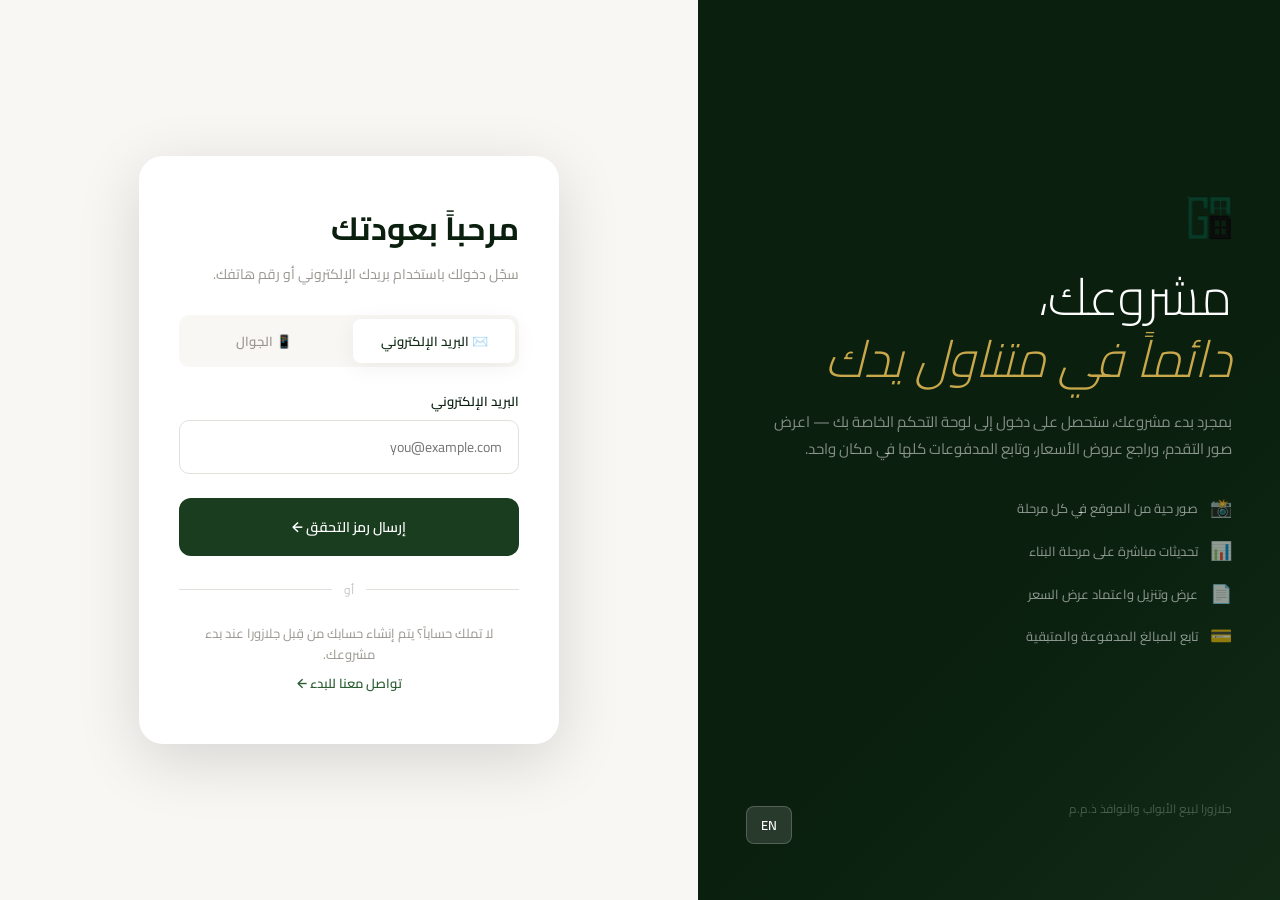
<file: signin.html>
<!DOCTYPE html>
<html lang="ar" dir="rtl">
<head>
  <meta charset="UTF-8"/>
  <meta name="viewport" content="width=device-width, initial-scale=1.0"/>
  <title>بوابة العملاء – جلازورا</title>
  <link rel="stylesheet" href="css/style.css"/>
  <link href="https://fonts.googleapis.com/css2?family=Cormorant+Garamond:wght@300;400;500;600;700&family=DM+Sans:wght@300;400;500;600&family=Bebas+Neue&family=Cairo:wght@300;400;500;600;700;800&display=swap" rel="stylesheet"/>
</head>
<body>

<div class="auth-wrap">
  <!-- LEFT: Branding panel -->
  <div class="auth-left">
    <div class="auth-left-content">
      <a href="index.html" class="logo logo-light"><img src="photos/logo.png" alt="Glazora" class="logo-img"/></a>
      <h2 data-i18n-html="signin_brand_html">مشروعك،<br/><em>دائماً في متناول يدك</em></h2>
      <p data-i18n="portal_sub">سجّل دخولك إلى بوابتك الخاصة لمتابعة مشروعك في الوقت الفعلي.</p>
      <div class="auth-features">
        <div class="auth-feature"><span class="af-icon">📸</span><span data-i18n="pf_photos_sub">صور حية من الموقع في كل مرحلة</span></div>
        <div class="auth-feature"><span class="af-icon">📊</span><span data-i18n="pf_status_sub">تحديثات مباشرة على مرحلة البناء</span></div>
        <div class="auth-feature"><span class="af-icon">📄</span><span data-i18n="pf_quote_sub">عرض وتنزيل واعتماد عرض السعر</span></div>
        <div class="auth-feature"><span class="af-icon">💳</span><span data-i18n="pf_pay_sub">تابع المبالغ المدفوعة والمتبقية</span></div>
      </div>
    </div>
    <div style="position:relative;z-index:1;display:flex;justify-content:space-between;align-items:center;">
      <p style="color:rgba(255,255,255,0.25);font-size:12px;" data-i18n="footer_company">جلازورا لبيع الأبواب والنوافذ ذ.م.م</p>
      <button class="lang-toggle" onclick="toggleLang()" id="langToggleAuth">EN</button>
    </div>
  </div>

  <!-- RIGHT: Auth forms -->
  <div class="auth-right">
    <div class="auth-box">

      <!-- STEP 1: Input -->
      <div id="step1">
        <h3 data-i18n="signin_title">مرحباً بعودتك</h3>
        <p class="auth-sub" data-i18n="signin_sub">سجّل دخولك باستخدام بريدك الإلكتروني أو رقم هاتفك.</p>
        <div class="auth-tabs">
          <button class="auth-tab active" data-tab="email" onclick="switchTab('email')" data-i18n="tab_email">✉️ البريد الإلكتروني</button>
          <button class="auth-tab" data-tab="phone" onclick="switchTab('phone')" data-i18n="tab_mobile">📱 الجوال</button>
        </div>
        <div id="emailInput">
          <div class="form-group">
            <label data-i18n="email_label_auth">البريد الإلكتروني</label>
            <input type="email" id="emailField" data-i18n="email_ph" placeholder="you@example.com" autocomplete="email"/>
          </div>
        </div>
        <div id="phoneInput" style="display:none;">
          <div class="form-group">
            <label data-i18n="phone_label">رقم الجوال</label>
            <input type="tel" id="phoneField" placeholder="+971 50 000 0000" autocomplete="tel"/>
          </div>
        </div>
        <div id="sendError" class="auth-error" style="display:none;"></div>
        <button class="btn-primary" id="sendOTPBtn" style="width:100%;justify-content:center;margin-top:8px;" onclick="sendOTP()">
          <span data-i18n="send_otp">إرسال رمز التحقق ←</span>
        </button>
        <div class="auth-divider"><span>أو</span></div>
        <p style="text-align:center;font-size:13px;color:var(--gray-400);" data-i18n="no_account">لا تملك حساباً؟ يتم إنشاء حسابك من قِبل جلازورا عند بدء مشروعك.</p>
        <p style="text-align:center;margin-top:6px;"><a href="contact.html" style="color:var(--green-600);font-size:13px;font-weight:600;" data-i18n="contact_us_link">تواصل معنا للبدء ←</a></p>
      </div>

      <!-- STEP 2: OTP -->
      <div id="step2" style="display:none;">
        <h3 data-i18n="otp_title">أدخل رمز التحقق</h3>
        <p class="auth-sub" id="otpSubtext"></p>
        <div class="otp-inputs" id="otpInputs">
          <input type="text" class="otp-input" maxlength="1" inputmode="numeric"/>
          <input type="text" class="otp-input" maxlength="1" inputmode="numeric"/>
          <input type="text" class="otp-input" maxlength="1" inputmode="numeric"/>
          <input type="text" class="otp-input" maxlength="1" inputmode="numeric"/>
          <input type="text" class="otp-input" maxlength="1" inputmode="numeric"/>
          <input type="text" class="otp-input" maxlength="1" inputmode="numeric"/>
        </div>
        <div id="otpError" class="auth-error" style="display:none;"></div>
        <button class="btn-primary" id="verifyOTPBtn" style="width:100%;justify-content:center;" onclick="verifyOTP()">
          <span data-i18n="otp_verify">تحقق وتسجيل الدخول ←</span>
        </button>
        <div class="auth-back" style="margin-top:16px;text-align:center;">
          <a href="#" onclick="backToStep1()" data-i18n="otp_back">← تجربة رقم / بريد مختلف</a>
        </div>
        <p style="text-align:center;font-size:12px;color:var(--gray-400);margin-top:12px;">
          <span data-i18n="otp_resend_pre">لم تستلمه؟</span>
          <a href="#" onclick="sendOTP(true)" style="color:var(--green-600);margin-inline-start:4px;" data-i18n="otp_resend">إعادة إرسال الرمز</a>
        </p>
      </div>

      <!-- STEP 3: No project yet -->
      <div id="step3noproject" style="display:none;text-align:center;padding:20px 0;">
        <div style="font-size:56px;margin-bottom:16px;">🏗️</div>
        <h3 style="font-family:var(--font-display);font-size:28px;color:var(--green-900);margin-bottom:12px;" data-i18n="no_project_title">تم تسجيل دخولك!</h3>
        <p style="color:var(--gray-400);font-size:14px;line-height:1.7;margin-bottom:24px;" data-i18n="no_project_sub">حسابك نشط، لكن لم يرتبط بمشروع بعد.</p>
        <div style="background:var(--green-100);border-radius:var(--radius);padding:20px;margin-bottom:24px;text-align:start;">
          <div style="font-weight:600;color:var(--green-800);margin-bottom:8px;" data-i18n="no_project_next">ماذا بعد؟</div>
          <p style="font-size:13px;color:var(--gray-600);line-height:1.7;" data-i18n="no_project_detail">سيقوم منسق المشروع لدينا بربط حسابك بمشروعك خلال 24 ساعة من بدء المشروع.</p>
        </div>
        <a href="contact.html" class="btn-outline" data-i18n="contact_team">تواصل مع فريقنا</a><br/>
        <a href="index.html" style="font-size:13px;color:var(--gray-400);margin-top:12px;display:inline-block;" data-i18n="back_to_website">← العودة إلى الموقع</a>
      </div>

    </div>
  </div>
</div>

<script src="js/i18n.js"></script>
<script src="js/api.js"></script>
<script>
// Redirect if already logged in
if (Auth.isLoggedIn()) window.location.href = 'dashboard.html';
if(localStorage.getItem('glazora_admin')) window.location.href = 'dashboard.html';


let activeTab = 'email';

function switchTab(tab) {
  activeTab = tab;
  document.querySelectorAll('.auth-tab').forEach(t => t.classList.remove('active'));
  document.querySelector(`[data-tab="${tab}"]`).classList.add('active');
  document.getElementById('emailInput').style.display = tab === 'email' ? 'block' : 'none';
  document.getElementById('phoneInput').style.display = tab === 'phone' ? 'block' : 'none';
}

function toggleLang() {
  const newLang = currentLang === 'ar' ? 'en' : 'ar';
  setLang(newLang);
  document.getElementById('langToggleAuth').textContent = newLang === 'ar' ? 'EN' : 'ع';
}

async function sendOTP(isResend = false) {
  console.log("1");
  
  const contact = activeTab === 'email'
    ? document.getElementById('emailField').value.trim()
    : document.getElementById('phoneField').value.trim();

  if (!contact) {
    showError('sendError', currentLang === 'ar' ? 'يرجى إدخال البريد الإلكتروني أو رقم الجوال' : 'Please enter your email or phone');
    return;
  }

  const btn = document.getElementById('sendOTPBtn');
  setLoading(btn, true);
  hideError('sendError');

  const { ok, data } = await AuthAPI.sendOTP(contact, activeTab, currentLang);
  setLoading(btn, false);

  if (ok) {
    if (!isResend) {
      document.getElementById('step1').style.display = 'none';
      document.getElementById('step2').style.display = 'block';
      document.querySelectorAll('.otp-input')[0].focus();
    }
    document.getElementById('otpSubtext').textContent =
      currentLang === 'ar'
        ? `تم إرسال رمز التحقق إلى ${contact}`
        : `Verification code sent to ${contact}`;
    if (isResend) showToast(currentLang === 'ar' ? 'تم إعادة إرسال الرمز' : 'Code resent!');
  } else {
    showError('sendError', data.message || 'Failed to send OTP');
  }
}

async function verifyOTP() {
  const otp = Array.from(document.querySelectorAll('.otp-input')).map(i => i.value).join('');
  if (otp.length !== 6) {
    showError('otpError', currentLang === 'ar' ? 'يرجى إدخال الرمز كاملاً' : 'Please enter the complete code');
    return;
  }

  const contact = activeTab === 'email'
    ? document.getElementById('emailField').value.trim()
    : document.getElementById('phoneField').value.trim();

  const btn = document.getElementById('verifyOTPBtn');
  setLoading(btn, true);
  hideError('otpError');

  const { ok, data } = await AuthAPI.verifyOTP(contact, otp, currentLang);
  setLoading(btn, false);

  if (ok) {
    Auth.setToken(data.token);
    Auth.setClient(data.client);
    if (data.hasProject && data.projects.length > 0) {
      localStorage.setItem('glazora_project_id', data.projects[0].project_id);
      window.location.href = 'dashboard.html';
    } else {
      document.getElementById('step2').style.display = 'none';
      document.getElementById('step3noproject').style.display = 'block';
    }
  } else {
    showError('otpError', data.message || t('otp_wrong'));
    // Shake effect
    document.getElementById('otpInputs').style.animation = 'shake 0.4s ease';
    setTimeout(() => document.getElementById('otpInputs').style.animation = '', 400);
  }
}

function backToStep1() {
  document.getElementById('step2').style.display = 'none';
  document.getElementById('step1').style.display = 'block';
  document.querySelectorAll('.otp-input').forEach(i => i.value = '');
}

function showError(id, msg) {
  const el = document.getElementById(id);
  el.textContent = msg; el.style.display = 'block';
}
function hideError(id) {
  const el = document.getElementById(id);
  el.style.display = 'none';
}

// OTP keyboard navigation
document.addEventListener('DOMContentLoaded', () => {
  const inputs = document.querySelectorAll('.otp-input');
  inputs.forEach((inp, i) => {
    inp.addEventListener('input', () => {
      inp.value = inp.value.replace(/\D/g, '');
      if (inp.value && i < inputs.length - 1) inputs[i + 1].focus();
      if (getOTPValue().length === 6) verifyOTP();
    });
    inp.addEventListener('keydown', e => {
      if (e.key === 'Backspace' && !inp.value && i > 0) inputs[i - 1].focus();
    });
    inp.addEventListener('paste', e => {
      e.preventDefault();
      const paste = (e.clipboardData || window.clipboardData).getData('text').replace(/\D/g, '');
      inputs.forEach((el, j) => { if (paste[j]) el.value = paste[j]; });
      if (paste.length >= 6) verifyOTP();
    });
  });
});

function getOTPValue() {
  return Array.from(document.querySelectorAll('.otp-input')).map(i => i.value).join('');
}
</script>
<style>
@keyframes shake {
  0%,100%{transform:translateX(0)} 20%{transform:translateX(-8px)} 40%{transform:translateX(8px)} 60%{transform:translateX(-6px)} 80%{transform:translateX(6px)}
}
.auth-error { color:#c0392b; font-size:13px; padding:10px 14px; background:#fdecea; border-radius:8px; margin-bottom:12px; }
</style>
</body>
</html>
</file>
<file: css/style.css>
/* ============================================
   GLAZORA – Complete Design System
   Arabic RTL Default | Dark Green Luxury
   ============================================ */

/* ── Fonts ─────────────────────────────────── */
@import url('https://fonts.googleapis.com/css2?family=Cormorant+Garamond:ital,wght@0,300;0,400;0,500;0,600;0,700;1,400;1,600&family=DM+Sans:wght@300;400;500;600&family=Bebas+Neue&family=Cairo:wght@300;400;500;600;700;800&display=swap');

/* ── Tokens ─────────────────────────────────── */
:root {
  --green-900: #0a1f0e;
  --green-800: #112a16;
  --green-700: #1a3d20;
  --green-600: #2d5e34;
  --green-500: #3d7a45;
  --green-400: #5db86a;
  --green-300: #8fd097;
  --green-200: #c4e8c9;
  --green-100: #e4f4e6;
  --gold:       #c9a84c;
  --gold-light: #e8d08a;
  --off-white:  #f8f7f4;
  --cream:      #f2efe8;
  --gray-600:   #3d3a35;
  --gray-500:   #5c5954;
  --gray-400:   #9a9690;
  --gray-300:   #c8c5bf;
  --gray-200:   #e2e0da;
  --gray-100:   #f0ede8;
  --white:      #ffffff;
  --font-display: 'Cormorant Garamond', 'Cairo', serif;
  --font-sans: 'DM Sans', 'Cairo', sans-serif;
  --font-arabic: 'Cairo', 'DM Sans', sans-serif;
  --font-title: 'Bebas Neue', 'Cairo', sans-serif;
  --radius: 16px;
  --radius-sm: 8px;
  --shadow: 0 4px 24px rgba(0,0,0,0.06);
  --shadow-md: 0 8px 40px rgba(0,0,0,0.10);
  --shadow-lg: 0 16px 64px rgba(0,0,0,0.14);
  --transition: 0.3s cubic-bezier(0.4,0,0.2,1);
}

/* ── Reset ──────────────────────────────────── */
*, *::before, *::after { box-sizing: border-box; margin: 0; padding: 0; }
html { scroll-behavior: smooth; }
body {
  font-family: var(--font-arabic);
  background: var(--white);
  color: var(--gray-600);
  line-height: 1.6;
  -webkit-font-smoothing: antialiased;
}
[lang="en"] body { font-family: var(--font-sans); }
a { color: inherit; text-decoration: none; }
a[href^="tel"] { text-align:right; direction: ltr; unicode-bidi: embed; display: inline-block; }
[lang="en"] a[href^="tel"] {text-align:left;}
img { max-width: 100%; display: block; }
button { cursor: pointer; border: none; background: none; font-family: inherit; }
input, textarea, select { font-family: inherit; }

/* ── Container ──────────────────────────────── */
.container { max-width: 1280px; margin: 0 auto; padding: 0 32px; }
@media (max-width: 768px) { .container { padding: 0 20px; } }

/* ── NAV ────────────────────────────────────── */
.nav {
  position: fixed; top: 0; inset-inline-start: 0; inset-inline-end: 0;
  z-index: 1000;
  padding: 20px 40px;
  transition: var(--transition);
}
.nav.scrolled {
  background: rgba(10,31,14,0.96);
  backdrop-filter: blur(16px);
  padding: 14px 40px;
  box-shadow: 0 2px 24px rgba(0,0,0,0.2);
}
.nav-inner { display: flex; align-items: center; justify-content: space-between; max-width: 1280px; margin: 0 auto; }
.logo { display: flex; align-items: center; gap: 10px; color: var(--white); }
.logo-img { height: 46px; width: auto; display: block; object-fit: contain; }
.logo-mark {
  width: 38px; height: 38px; border-radius: 8px;
  background: var(--gold); color: var(--green-900);
  display: flex; align-items: center; justify-content: center;
  font-family: var(--font-title); font-size: 22px; font-weight: 700;
}
.logo-text { font-family: var(--font-title); font-size: 22px; letter-spacing: 3px; color: var(--white); }
.nav-links { display: flex; align-items: center; gap: 8px; }
.nav-link {
  color: rgba(255,255,255,0.75); font-size: 14px; font-weight: 500;
  padding: 8px 14px; border-radius: 8px;
  transition: var(--transition);
}
.nav-link:hover, .nav-link.active { color: var(--white); background: rgba(255,255,255,0.08); }
.nav-btn {
  background: var(--gold); color: var(--green-900);
  padding: 10px 22px; border-radius: 10px;
  font-size: 13px; font-weight: 700; letter-spacing: 0.5px;
  transition: var(--transition); margin-inline-start: 8px;
}
.nav-btn:hover { background: var(--gold-light); transform: translateY(-1px); }
.lang-toggle {
  background: rgba(255,255,255,0.12); color: var(--white);
  border: 1px solid rgba(255,255,255,0.2);
  padding: 6px 14px; border-radius: 8px; font-size: 13px; font-weight: 600;
  transition: var(--transition); cursor: pointer;
}
.lang-toggle:hover { background: rgba(255,255,255,0.2); }
.lang-toggle-mobile { display: none; }
.hamburger { display: none; flex-direction: column; gap: 5px; padding: 4px; }
.hamburger span { display: block; width: 24px; height: 2px; background: var(--white); border-radius: 2px; transition: var(--transition); }
@media (max-width: 900px) {
  .nav { padding: 16px 20px; }
  .nav.scrolled { padding: 12px 20px; }
  .nav-links { display: none; }
  .hamburger { display: flex; }
  .lang-toggle-mobile { display: block; }
  .nav-links.open {
    display: flex; flex-direction: column;
    position: fixed; top: 70px; inset-inline-start: 0; inset-inline-end: 0;
    background: var(--green-900); padding: 20px; gap: 6px;
  }
}

/* ── Buttons ─────────────────────────────────── */
.btn-primary {
  display: inline-flex; align-items: center; gap: 8px;
  background: var(--green-700); color: var(--white);
  padding: 14px 28px; border-radius: 12px;
  font-size: 14px; font-weight: 600;
  transition: var(--transition);
  border: 2px solid transparent;
}
.btn-primary:hover { background: var(--green-600); transform: translateY(-2px); box-shadow: 0 8px 24px rgba(26,61,32,0.3); }
.btn-primary.light { background: var(--gold); color: var(--green-900); }
.btn-primary.light:hover { background: var(--gold-light); }
.btn-ghost {
  display: inline-flex; align-items: center; gap: 8px;
  background: rgba(255,255,255,0.1); color: var(--white);
  border: 1.5px solid rgba(255,255,255,0.3);
  padding: 14px 28px; border-radius: 12px;
  font-size: 14px; font-weight: 500;
  transition: var(--transition);
  backdrop-filter: blur(8px);
}
.btn-ghost:hover { background: rgba(255,255,255,0.18); transform: translateY(-2px); }
.btn-outline {
  display: inline-flex; align-items: center; gap: 8px;
  background: transparent; color: var(--green-700);
  border: 2px solid var(--green-300);
  padding: 12px 24px; border-radius: 12px;
  font-size: 14px; font-weight: 600;
  transition: var(--transition);
}
.btn-outline:hover { background: var(--green-100); border-color: var(--green-500); transform: translateY(-1px); }

/* ── HERO ────────────────────────────────────── */
.hero {
  min-height: 100vh; background: var(--green-900);
  display: flex; align-items: center;
  position: relative; overflow: hidden; padding: 120px 40px 80px;
}
.hero-bg { position: absolute; inset: 0; }
.hero-grid {
  position: absolute; inset: 0;
  background-image: linear-gradient(rgba(255,255,255,0.03) 1px, transparent 1px),
                    linear-gradient(90deg, rgba(255,255,255,0.03) 1px, transparent 1px);
  background-size: 60px 60px;
}
.hero-glow {
  position: absolute; top: -20%; inset-inline-start: 50%; transform: translateX(-50%);
  width: 60%; height: 60%; border-radius: 50%;
  background: radial-gradient(ellipse, rgba(93,184,106,0.12), transparent 70%);
}
.hero-content { position: relative; z-index: 1; max-width: 1280px; margin: 0 auto; width: 100%; display: grid; grid-template-columns: 1fr 1fr; gap: 80px; align-items: center; }
.hero-brand-name { font-size: 13px; font-weight: 600; letter-spacing: 2px; text-transform: uppercase; color: var(--white); opacity: 0.85; }
.hero-brand-highlight { font-family: var(--font-title); font-size: 28px; font-weight: 700; letter-spacing: 4px; color: var(--gold); opacity: 1; vertical-align: middle; }
.hero-brand-sub { font-size: 12px; letter-spacing: 2px; opacity: 0.7; vertical-align: middle; }
.hero-tag { font-size: 12px; letter-spacing: 3px; text-transform: uppercase; color: var(--green-400); margin-bottom: 18px; }
.hero-title {
  font-family: var(--font-display); font-size: clamp(52px, 7vw, 96px);
  font-weight: 300; color: var(--white); line-height: 1; margin-bottom: 28px;
}
[lang="ar"] .hero-title {line-height: 1.05;}
.hero-title em { font-style: italic; color: var(--gold); }
.hero-sub { font-size: 16px; color: rgba(255,255,255,0.6); line-height: 1.8; margin-bottom: 40px; max-width: 460px; }
.hero-actions { display: flex; gap: 16px; flex-wrap: wrap; margin-bottom: 56px; }
.hero-stats { display: flex; align-items: center; gap: 0; }
.stat { text-align: center; padding: 0 28px; }
.stat:first-child { padding-inline-start: 0; }
.stat-num { display: block; font-family: var(--font-title); font-size: 36px; color: var(--white); line-height: 1; }
.stat-label { display: block; font-size: 11px; color: rgba(255,255,255,0.4); margin-top: 4px; text-transform: uppercase; letter-spacing: 1px; }
.stat-div { width: 1px; height: 40px; background: rgba(255,255,255,0.12); }
.hero-right { display: flex; flex-direction: column; gap: 20px; }
.hero-cards { display: grid; grid-template-columns: repeat(2, 1fr); gap: 12px; }
.hero-card {
  background: rgba(255,255,255,0.06); border: 1px solid rgba(255,255,255,0.08);
  border-radius: 12px; padding: 20px 16px; text-align: center;
  backdrop-filter: blur(8px); transition: var(--transition);
}
.hero-card:hover { background: rgba(255,255,255,0.1); transform: translateY(-4px); }
.hcard-icon { font-size: 28px; margin-bottom: 8px; }
.hcard-label { font-size: 11px; color: rgba(255,255,255,0.5); letter-spacing: 1px; }
.hero-img-placeholder {
  background: rgba(255,255,255,0.04); border: 1px solid rgba(255,255,255,0.08);
  border-radius: 20px; aspect-ratio: 16/9; display: flex; align-items: center; justify-content: center;
}
.img-shimmer { text-align: center; padding: 40px; }
.shimmer-line { height: 8px; background: rgba(255,255,255,0.08); border-radius: 4px; margin: 12px auto; max-width: 180px; }
.shimmer-line.short { max-width: 100px; }
.img-note { font-size: 12px; color: rgba(255,255,255,0.25); margin-top: 16px; }
.hero-img-container {
  position: relative; border-radius: 20px; overflow: hidden; aspect-ratio: 4/3;
  box-shadow: 0 24px 80px rgba(0,0,0,0.5), 0 0 0 1px rgba(255,255,255,0.08);
}
.hero-project-img {
  width: 100%; height: 100%; object-fit: cover; display: block;
  transition: transform 0.6s ease;
}
.hero-img-container:hover .hero-project-img { transform: scale(1.03); }
.hero-img-overlay {
  position: absolute; inset: 0;
  background: linear-gradient(to top, rgba(10,31,14,0.55) 0%, transparent 50%);
  pointer-events: none;
}
.hero-img-badge {
  position: absolute; bottom: 16px; inset-inline-start: 16px;
  background: rgba(10,31,14,0.75); backdrop-filter: blur(12px);
  border: 1px solid rgba(255,255,255,0.12);
  border-radius: 10px; padding: 10px 16px;
  color: var(--white); font-size: 12px; letter-spacing: 1px;
}
.scroll-hint { position: absolute; bottom: 32px; inset-inline-start: 50%; transform: translateX(-50%); display: flex; flex-direction: column; align-items: center; gap: 8px; color: rgba(255,255,255,0.3); font-size: 11px; letter-spacing: 2px; }
.scroll-line { width: 1px; height: 40px; background: linear-gradient(to bottom, transparent, rgba(255,255,255,0.3)); }
@media (max-width: 1024px) { .hero-content { grid-template-columns: 1fr; gap: 40px; } .hero-right { display: none; } }
@media (max-width: 768px) { .hero { padding: 100px 20px 60px; } .hero-title { font-size: 52px; } }

/* ── MARQUEE ─────────────────────────────────── */
.marquee-wrap { overflow: hidden; background: var(--green-800); padding: 14px 0; border-top: 1px solid rgba(255,255,255,0.06); }
.marquee-track { display: flex; gap: 24px; white-space: nowrap; animation: marquee 30s linear infinite; }
[dir="rtl"] .marquee-track { animation-direction: reverse; }
.marquee-track span { font-size: 13px; color: rgba(255,255,255,0.4); font-weight: 500; letter-spacing: 1px; }
.marquee-track .dot { color: var(--green-400); }
@keyframes marquee { 0%{transform:translateX(0)} 100%{transform:translateX(-50%)} }

/* ── SECTIONS ─────────────────────────────────── */
section { padding: 100px 0; }
.section-tag {
  display: inline-block; background: var(--green-100); color: var(--green-700);
  padding: 6px 16px; border-radius: 100px; font-size: 12px; font-weight: 600;
  letter-spacing: 1px; text-transform: uppercase; margin-bottom: 16px;
}
.section-title { font-family: var(--font-display); font-size: clamp(32px, 4vw, 52px); color: var(--green-900); line-height: 1.45; margin-bottom: 20px; }
.section-title.center { text-align: center; }
.section-header { display: flex; align-items: flex-end; justify-content: space-between; margin-bottom: 48px; }
.view-all { color: var(--green-600); font-size: 14px; font-weight: 600; transition: var(--transition); white-space: nowrap; }
.view-all:hover { color: var(--green-800); }
@media (max-width: 600px) { .section-header { flex-direction: column; align-items: flex-start; gap: 12px; } }

/* ── INTRO ───────────────────────────────────── */
.intro-grid { display: grid; grid-template-columns: 1fr 1fr; gap: 80px; align-items: center; }
.intro-left p { color: var(--gray-500); line-height: 1.8; margin-bottom: 16px; font-size: 15px; }
.materials-grid { display: grid; grid-template-columns: 1fr 1fr; gap: 16px; }
.mat-card {
  background: var(--off-white); border-radius: var(--radius); padding: 24px;
  border: 1px solid var(--gray-200); transition: var(--transition);
}
.mat-card:hover { border-color: var(--green-300); background: var(--green-100); transform: translateY(-4px); box-shadow: var(--shadow); }
.mat-icon { font-size: 28px; color: var(--green-500); margin-bottom: 12px; }
.mat-card h4 { font-family: var(--font-display); font-size: 20px; color: var(--green-900); margin-bottom: 6px; }
.mat-card p { font-size: 13px; color: var(--gray-400); line-height: 1.6; }
@media (max-width: 1024px) { .intro-grid { grid-template-columns: 1fr; gap: 48px; } }

/* ── PRODUCTS PREVIEW ────────────────────────── */
.products-preview { background: var(--off-white); }
.products-scroll { display: grid; grid-template-columns: repeat(3, 1fr); gap: 24px; }
@media (max-width: 900px) { .products-scroll { grid-template-columns: repeat(2, 1fr); } }
@media (max-width: 540px) { .products-scroll { grid-template-columns: 1fr; } }
.prod-item { background: var(--white); border-radius: var(--radius); overflow: hidden; transition: var(--transition); border: 1px solid var(--gray-200); }
.prod-item:hover { transform: translateY(-6px); box-shadow: var(--shadow-md); border-color: var(--green-300); }
.prod-thumb { aspect-ratio: 4/3; display: flex; align-items: center; justify-content: center; }
.prod-thumb.curtain  { background: linear-gradient(135deg, #1a3d20, #2d5e34); }
.prod-thumb.sliding  { background: linear-gradient(135deg, #0d2e3a, #1a5268); }
.prod-thumb.doors    { background: linear-gradient(135deg, #2a1a0a, #5c3a1a); }
.prod-thumb.pergola  { background: linear-gradient(135deg, #1a2a1a, #3d5a3d); }
.prod-thumb.handrail { background: linear-gradient(135deg, #1a1a2a, #2d2d5e); }
.prod-thumb.gates    { background: linear-gradient(135deg, #1a2a10, #3a5a20); }
.prod-thumb.kitchen  { background: linear-gradient(135deg, #2a1a2a, #5e2d5e); }
.prod-thumb-inner { display: flex; align-items: center; justify-content: center; width: 100%; height: 100%; }
.prod-thumb-inner span { font-size: 56px; opacity: 0.7; }
.prod-thumb img { width: 100%; height: 100%; object-fit: cover; display: block; }
.prod-item h3 { font-family: var(--font-display); font-size: 20px; color: var(--green-900); padding: 20px 20px 8px; }
.prod-item p { font-size: 13px; color: var(--gray-400); padding: 0 20px 20px; line-height: 1.6; }

/* ── PORTAL CTA ──────────────────────────────── */
.portal-cta { background: var(--green-900); }
.portal-card {
  background: rgba(255,255,255,0.04); border: 1px solid rgba(255,255,255,0.08);
  border-radius: 24px; padding: 60px; display: grid; grid-template-columns: 1fr 1fr; gap: 60px; align-items: center;
}
.portal-badge { display: inline-block; background: var(--gold); color: var(--green-900); padding: 6px 16px; border-radius: 100px; font-size: 12px; font-weight: 700; letter-spacing: 1px; margin-bottom: 20px; }
.portal-left h2 { font-family: var(--font-display); font-size: clamp(32px, 4vw, 52px); color: var(--white); line-height: 1.15; margin-bottom: 20px; }
.portal-left p { font-size: 15px; color: rgba(255,255,255,0.55); line-height: 1.8; margin-bottom: 32px; }
.portal-features { display: flex; flex-direction: column; gap: 20px; }
.pf-item { display: flex; gap: 16px; align-items: flex-start; }
.pf-icon { font-size: 24px; flex-shrink: 0; }
.pf-item h4 { color: var(--white); font-size: 15px; font-weight: 600; margin-bottom: 2px; }
.pf-item p { font-size: 13px; color: rgba(255,255,255,0.4); }
@media (max-width: 900px) { .portal-card { grid-template-columns: 1fr; padding: 40px 28px; } }

/* ── WHY ─────────────────────────────────────── */
.why-grid { display: grid; grid-template-columns: repeat(4, 1fr); gap: 24px; margin-top: 48px; }
@media (max-width: 900px) { .why-grid { grid-template-columns: repeat(2,1fr); } }
@media (max-width: 540px) { .why-grid { grid-template-columns: 1fr; } }
.why-item { padding: 32px; border: 1px solid var(--gray-200); border-radius: var(--radius); transition: var(--transition); }
.why-item:hover { border-color: var(--green-300); background: var(--green-100); transform: translateY(-4px); }
.why-num { font-family: var(--font-title); font-size: 48px; color: var(--green-200); margin-bottom: 16px; line-height: 1; }
.why-item h3 { font-family: var(--font-display); font-size: 20px; color: var(--green-900); margin-bottom: 10px; }
.why-item p { font-size: 13px; color: var(--gray-400); line-height: 1.7; }

/* ── CONTACT STRIP ──────────────────────────── */
.contact-strip { background: var(--off-white); padding: 48px 0; border-top: 1px solid var(--gray-200); }
.strip-grid { display: flex; align-items: center; gap: 32px; flex-wrap: wrap; }
.strip-item { display: flex; align-items: center; gap: 14px; flex: 1; min-width: 180px; }
.strip-icon { font-size: 24px; }
.strip-item strong { display: block; font-size: 12px; text-transform: uppercase; letter-spacing: 1px; color: var(--gray-400); margin-bottom: 2px; }
.strip-item p { font-size: 15px; color: var(--green-800); font-weight: 600; }
.strip-item a { color: var(--green-700); font-weight: 600; transition: var(--transition); }
.strip-item .btn-primary { color: var(--white); }
.strip-div { width: 1px; height: 48px; background: var(--gray-200); }
@media (max-width: 768px) { .strip-div { display: none; } .strip-grid { gap: 20px; } }

/* ── FOOTER ──────────────────────────────────── */
.footer { background: var(--green-900); color: rgba(255,255,255,0.5); padding: 80px 0 40px; }
.footer-grid { display: grid; grid-template-columns: 2fr 1fr 1fr 1.5fr; gap: 48px; margin-bottom: 48px; }
.footer-brand .logo { margin-bottom: 16px; }
.footer-brand p { font-size: 13px; line-height: 1.7; }
.footer-cr { margin-top: 24px; font-size: 12px; color: rgba(255,255,255,0.2); }
.footer-col h4 { color: var(--white); font-size: 13px; font-weight: 700; letter-spacing: 1px; text-transform: uppercase; margin-bottom: 20px; }
.footer-col a { display: block; font-size: 13px; color: rgba(255,255,255,0.45); margin-bottom: 10px; transition: var(--transition); }
.footer-col a:hover { color: var(--white); }
.footer-col p { font-size: 13px; line-height: 1.7; }
@media (max-width: 1024px) { .footer-grid { grid-template-columns: 1fr 1fr; gap: 32px; } }
@media (max-width: 540px) { .footer-grid { grid-template-columns: 1fr; } }

/* ── ABOUT ───────────────────────────────────── */
.about-hero { min-height: 55vh; background: var(--green-900); padding: 160px 40px 80px; display: flex; align-items: center; }
.about-hero-content { max-width: 640px; }
.about-hero h1 { font-family: var(--font-display); font-size: clamp(40px, 5vw, 72px); color: var(--white); font-weight: 300; line-height: 1.15; margin-bottom: 20px; }
.about-hero p { font-size: 16px; color: rgba(255,255,255,0.55); line-height: 1.8; }
.story-grid { display: grid; grid-template-columns: 1fr 1fr; gap: 80px; align-items: center; }
@media (max-width: 900px) { .story-grid { grid-template-columns: 1fr; gap: 40px; } }
.story-img { aspect-ratio: 4/3; background: var(--gray-100); border-radius: 20px; display: flex; align-items: center; justify-content: center; font-size: 80px; }
.values-grid { display: grid; grid-template-columns: repeat(3, 1fr); gap: 24px; margin-top: 48px; }
@media (max-width: 900px) { .values-grid { grid-template-columns: repeat(2, 1fr); } }
@media (max-width: 540px) { .values-grid { grid-template-columns: 1fr; } }
.val-card { background: var(--off-white); border: 1px solid var(--gray-200); border-radius: var(--radius); padding: 28px; transition: var(--transition); }
.val-card:hover { border-color: var(--green-300); transform: translateY(-4px); box-shadow: var(--shadow); }
.val-icon { font-size: 32px; margin-bottom: 12px; }
.val-card h3 { font-family: var(--font-display); font-size: 20px; color: var(--green-900); margin-bottom: 8px; }
.val-card p { font-size: 13px; color: var(--gray-400); line-height: 1.7; }

/* ── CONTACT ─────────────────────────────────── */
.contact-hero { background: var(--green-900); padding: 140px 40px 80px; }
.contact-hero-content { max-width: 540px; }
.contact-hero h1 { font-family: var(--font-display); font-size: clamp(36px, 5vw, 64px); color: var(--white); font-weight: 300; line-height: 1.15; margin-bottom: 16px; }
.contact-hero p { font-size: 16px; color: rgba(255,255,255,0.55); line-height: 1.8; }
.contact-grid { display: grid; grid-template-columns: 1fr 1.6fr; gap: 64px; }
@media (max-width: 900px) { .contact-grid { grid-template-columns: 1fr; } }
.contact-info-card { background: var(--off-white); border-radius: var(--radius); padding: 32px; border: 1px solid var(--gray-200); margin-bottom: 20px; }
.contact-info-label { font-size: 11px; text-transform: uppercase; letter-spacing: 1px; color: var(--gray-400); margin-bottom: 6px; }
.contact-info-value { font-size: 15px; font-weight: 600; color: var(--green-800); line-height: 1.6; }
.contact-portal-card { background: var(--green-900); border-radius: var(--radius); padding: 28px; }
.contact-portal-card h4 { color: var(--white); font-size: 16px; font-weight: 600; margin-bottom: 8px; }
.contact-portal-card p { font-size: 13px; color: rgba(255,255,255,0.5); line-height: 1.7; margin-bottom: 16px; }
.contact-portal-card a { color: var(--gold); font-weight: 600; }
.contact-form-wrap { background: var(--white); border: 1px solid var(--gray-200); border-radius: 24px; padding: 48px; box-shadow: var(--shadow); }
.contact-form-wrap h3 { font-family: var(--font-display); font-size: 28px; color: var(--green-900); margin-bottom: 28px; }
.form-row { display: grid; grid-template-columns: 1fr 1fr; gap: 16px; }
@media (max-width: 540px) { .form-row { grid-template-columns: 1fr; } }
.form-group { display: flex; flex-direction: column; gap: 8px; margin-bottom: 16px; }
.form-group label { font-size: 13px; font-weight: 600; color: var(--green-900); }
.form-group input,
.form-group select,
.form-group textarea {
  padding: 13px 16px; border: 1.5px solid var(--gray-200); border-radius: 10px;
  font-size: 14px; color: var(--green-900); background: var(--white);
  transition: var(--transition); outline: none; resize: vertical;
}
.form-group input:focus,
.form-group select:focus,
.form-group textarea:focus { border-color: var(--green-500); box-shadow: 0 0 0 3px rgba(93,184,106,0.12); }
.form-success { background: var(--green-100); border: 1.5px solid var(--green-300); border-radius: 12px; padding: 16px 20px; font-size: 14px; color: var(--green-800); font-weight: 600; display: none; margin-top: 16px; }

/* ── AUTH ────────────────────────────────────── */
.auth-wrap { display: grid; grid-template-columns: 1fr 1.2fr; min-height: 100vh; }
.auth-left {
  background: var(--green-900); padding: 48px; display: flex; flex-direction: column; justify-content: space-between;
  background-image: linear-gradient(135deg, var(--green-900) 60%, var(--green-800));
}
.auth-left-content { flex: 1; display: flex; flex-direction: column; justify-content: center; padding: 40px 0; }
.auth-left h2 { font-family: var(--font-display); font-size: clamp(36px, 4vw, 52px); color: var(--white); font-weight: 300; line-height: 1.2; margin: 28px 0 16px; }
.auth-left h2 em { color: var(--gold); font-style: italic; }
.auth-left p { font-size: 15px; color: rgba(255,255,255,0.5); line-height: 1.8; margin-bottom: 32px; }
.auth-features { display: flex; flex-direction: column; gap: 14px; }
.auth-feature { display: flex; align-items: center; gap: 12px; font-size: 13px; color: rgba(255,255,255,0.55); }
.af-icon { font-size: 18px; }
.auth-right { display: flex; align-items: center; justify-content: center; padding: 48px; background: var(--off-white); }
.auth-box { width: 100%; max-width: 420px; background: var(--white); border-radius: 24px; padding: 48px 40px; box-shadow: var(--shadow-lg); }
.auth-box h3 { font-family: var(--font-display); font-size: 32px; color: var(--green-900); margin-bottom: 8px; }
.auth-sub { font-size: 14px; color: var(--gray-400); line-height: 1.7; margin-bottom: 28px; }
.auth-tabs { display: flex; gap: 8px; margin-bottom: 24px; background: var(--off-white); border-radius: 10px; padding: 4px; }
.auth-tab { flex: 1; padding: 10px; border-radius: 8px; font-size: 13px; font-weight: 600; color: var(--gray-400); transition: var(--transition); }
.auth-tab.active { background: var(--white); color: var(--green-800); box-shadow: var(--shadow); }
.auth-divider { display: flex; align-items: center; gap: 12px; margin: 24px 0; }
.auth-divider::before, .auth-divider::after { content: ''; flex: 1; height: 1px; background: var(--gray-200); }
.auth-divider span { font-size: 12px; color: var(--gray-300); }
.otp-inputs { display: flex; gap: 10px; justify-content: center; margin: 24px 0; }
.otp-input {
  width: 48px; height: 56px; border: 2px solid var(--gray-200); border-radius: 12px;
  text-align: center; font-size: 22px; font-weight: 700; color: var(--green-900);
  transition: var(--transition); outline: none; background: var(--white);
}
.otp-input:focus { border-color: var(--green-500); box-shadow: 0 0 0 3px rgba(93,184,106,0.12); }
.auth-back a { color: var(--green-600); font-size: 13px; font-weight: 600; }
@media (max-width: 900px) { .auth-wrap { grid-template-columns: 1fr; } .auth-left { display: none; } .auth-right { padding: 24px; min-height: 100vh; } }

/* ── DASHBOARD ───────────────────────────────── */
.dashboard-wrap { display: grid; grid-template-columns: 260px 1fr; min-height: 100vh; }
.sidebar {
  background: var(--green-900); display: flex; flex-direction: column;
  position: fixed; top: 0; bottom: 0; width: 260px; z-index: 100;
  transition: var(--transition);
}
[dir="ltr"] .sidebar { left: 0; }
[dir="rtl"] .sidebar { right: 0; }
.sidebar-header { padding: 24px 20px; border-bottom: 1px solid rgba(255,255,255,0.06); }
.sidebar-nav { flex: 1; padding: 20px 12px; overflow-y: auto; }
.sidebar-section-label { font-size: 10px; text-transform: uppercase; letter-spacing: 2px; color: rgba(255,255,255,0.25); padding: 0 8px; margin-bottom: 8px; }
.sidebar-link {
  display: flex; align-items: center; gap: 10px;
  padding: 12px 14px; border-radius: 10px; cursor: pointer;
  font-size: 14px; font-weight: 500; color: rgba(255,255,255,0.55);
  transition: var(--transition); margin-bottom: 4px;
}
.sidebar-link:hover { background: rgba(255,255,255,0.08); color: var(--white); }
.sidebar-link.active { background: rgba(255,255,255,0.12); color: var(--white); }
.sidebar-icon { font-size: 18px; width: 24px; text-align: center; flex-shrink: 0; }
.sidebar-footer { padding: 12px; border-top: 1px solid rgba(255,255,255,0.06); }
.main-area {
  margin-inline-start: 260px; min-height: 100vh; background: var(--off-white);
  display: flex; flex-direction: column;
}
.top-bar {
  background: var(--white); padding: 20px 32px; display: flex; align-items: center; gap: 16px;
  border-bottom: 1px solid var(--gray-200); position: sticky; top: 0; z-index: 50;
}
.top-bar #sidebarToggle { display: none; }
.top-bar-title { flex: 1; }
.top-bar-title h2 { font-family: var(--font-display); font-size: 22px; color: var(--green-900); }
.top-bar-title p { font-size: 12px; color: var(--gray-400); }
.top-bar-right { display: flex; align-items: center; gap: 12px; }
.avatar {
  width: 40px; height: 40px; border-radius: 50%;
  background: var(--green-700); color: var(--white);
  display: flex; align-items: center; justify-content: center;
  font-size: 16px; font-weight: 700;
}
.dashboard-content { flex: 1; padding: 32px; }
.tab-content { animation: fadeIn 0.3s ease; }
@keyframes fadeIn { from{opacity:0;transform:translateY(8px)} to{opacity:1;transform:translateY(0)} }

/* KPI cards */
.kpi-row { display: grid; grid-template-columns: repeat(4, 1fr); gap: 16px; margin-bottom: 24px; }
@media (max-width: 900px) { .kpi-row { grid-template-columns: repeat(2,1fr); } }
.kpi-card { background: var(--white); border-radius: var(--radius); padding: 24px; border: 1px solid var(--gray-200); }
.kpi-card.accent { background: var(--green-900); border-color: var(--green-900); }
.kpi-card.accent .kpi-label, .kpi-card.accent .kpi-sub { color: rgba(255,255,255,0.5); }
.kpi-card.accent .kpi-value { color: var(--white); }
.kpi-label { font-size: 11px; text-transform: uppercase; letter-spacing: 1px; color: var(--gray-400); margin-bottom: 10px; }
.kpi-value { font-family: var(--font-display); font-size: 28px; color: var(--green-900); line-height: 1; margin-bottom: 4px; }
.kpi-sub { font-size: 12px; color: var(--gray-400); }

/* Dash grid & cards */
.dash-grid { display: grid; grid-template-columns: 1fr 1fr; gap: 16px; margin-bottom: 16px; }
@media (max-width: 900px) { .dash-grid { grid-template-columns: 1fr; } }
.dash-card { background: var(--white); border-radius: var(--radius); border: 1px solid var(--gray-200); overflow: hidden; }
.dash-card-header { display: flex; align-items: center; justify-content: space-between; padding: 20px 24px 0; }
.dash-card-header h3 { font-family: var(--font-display); font-size: 20px; color: var(--green-900); }
.dash-card-body { padding: 20px 24px 24px; }

/* Progress */
.progress-bar { width: 100%; background: var(--gray-100); border-radius: 100px; overflow: hidden; }
.progress-fill { height: 100%; background: linear-gradient(90deg, var(--green-600), var(--green-400)); border-radius: 100px; transition: width 1s cubic-bezier(0.4,0,0.2,1); }

/* Phase list */
.phase-list { list-style: none; display: flex; flex-direction: column; gap: 12px; }
.phase-item { display: flex; align-items: center; gap: 12px; font-size: 14px; color: var(--gray-400); }
.phase-item.done { color: var(--green-700); }
.phase-item.active { color: var(--green-900); font-weight: 600; }
.phase-dot { width: 10px; height: 10px; border-radius: 50%; background: var(--gray-200); flex-shrink: 0; }
.phase-dot.done { background: var(--green-400); }
.phase-dot.active { background: var(--gold); box-shadow: 0 0 0 3px rgba(201,168,76,0.2); }

/* Photo grid */
.photo-grid { display: grid; grid-template-columns: repeat(3, 1fr); gap: 8px; }
.photo-thumb { aspect-ratio: 1; border-radius: 8px; overflow: hidden; cursor: pointer; position: relative; display: flex; align-items: center; justify-content: center; font-size: 24px; }
.photo-thumb.pt-before { background: var(--gray-100); }
.photo-thumb.pt-during { background: var(--green-100); }
.photo-thumb.pt-after  { background: #fef9e7; }
.photo-thumb-label { position: absolute; bottom: 0; inset-inline-start: 0; inset-inline-end: 0; background: rgba(0,0,0,0.5); color: #fff; font-size: 10px; padding: 4px; text-align: center; }

/* Payments */
.payment-row { display: flex; justify-content: space-between; align-items: center; padding: 14px 0; border-bottom: 1px solid var(--gray-100); }
.payment-row:last-child { border-bottom: none; }
.pay-label { font-size: 14px; color: var(--green-900); }
.pay-amount { font-size: 15px; font-weight: 700; color: var(--green-800); font-family: var(--font-display); }
.pay-status { padding: 4px 12px; border-radius: 100px; font-size: 11px; font-weight: 700; white-space: nowrap; }
.pay-status.paid { background: var(--green-100); color: var(--green-700); }
.pay-status.pending { background: #fef3cd; color: #856404; }
.pay-status.remaining { background: var(--gray-100); color: var(--gray-400); }

/* Quotation table */
.quote-table { width: 100%; border-collapse: collapse; font-size: 13px; }
.quote-table th { background: var(--off-white); color: var(--gray-500); font-weight: 600; padding: 12px 14px; text-align: start; font-size: 11px; text-transform: uppercase; letter-spacing: 0.5px; border-bottom: 2px solid var(--gray-200); }
.quote-table td { padding: 12px 14px; border-bottom: 1px solid var(--gray-100); color: var(--green-900); }
.quote-table tr.total-row td { background: var(--green-100); font-weight: 700; border-bottom: none; }
.status-badge { display: inline-block; padding: 4px 12px; border-radius: 100px; font-size: 12px; font-weight: 700; }
.status-badge.connected { background: var(--green-100); color: var(--green-700); }

/* Sidebar mobile */
@media (max-width: 900px) {
  .dashboard-wrap { grid-template-columns: 1fr; }
  .sidebar { transform: translateX(-100%); }
  [dir="rtl"] .sidebar { transform: translateX(100%); }
  .sidebar.open { transform: translateX(0); }
  .main-area { margin-inline-start: 0; }
  .top-bar #sidebarToggle { display: flex; }
  .dashboard-content { padding: 20px 16px; }
}

/* ── FADE IN ANIMATIONS ──────────────────────── */
.fade-in { opacity: 0; transform: translateY(24px); transition: opacity 0.6s ease, transform 0.6s ease; }
.fade-in.visible { opacity: 1; transform: translateY(0); }
.fade-in-delay-1 { transition-delay: 0.1s; }
.fade-in-delay-2 { transition-delay: 0.2s; }
.fade-in-delay-3 { transition-delay: 0.3s; }

/* ── PRODUCTS PAGE ───────────────────────────── */
.products-hero { background: var(--green-900); padding: 140px 40px 80px; }
.products-hero h1 { font-family: var(--font-display); font-size: clamp(40px, 5vw, 72px); color: var(--white); font-weight: 300; line-height: 1.1; }
.products-hero p { font-size: 16px; color: rgba(255,255,255,0.5); margin-top: 16px; max-width: 500px; line-height: 1.8; }
.filter-tabs { display: flex; gap: 10px; flex-wrap: wrap; margin-bottom: 48px; }
.filter-tab { padding: 10px 20px; border-radius: 100px; font-size: 13px; font-weight: 600; background: var(--off-white); color: var(--gray-500); border: 1.5px solid var(--gray-200); transition: var(--transition); cursor: pointer; }
.filter-tab.active, .filter-tab:hover { background: var(--green-700); color: var(--white); border-color: var(--green-700); }
.products-full-grid { display: grid; grid-template-columns: repeat(3, 1fr); gap: 28px; }
@media (max-width: 1024px) { .products-full-grid { grid-template-columns: repeat(2, 1fr); } }
@media (max-width: 540px) { .products-full-grid { grid-template-columns: 1fr; } }
.product-card { background: var(--white); border-radius: var(--radius); overflow: hidden; border: 1px solid var(--gray-200); transition: var(--transition); }
.product-card:hover { transform: translateY(-6px); box-shadow: var(--shadow-md); border-color: var(--green-300); }
.product-card .prod-thumb { aspect-ratio: 4/3; }
.product-card-body { padding: 24px; }
.product-card-body h3 { font-family: var(--font-display); font-size: 22px; color: var(--green-900); margin-bottom: 8px; }
.product-card-body p { font-size: 13px; color: var(--gray-400); line-height: 1.7; margin-bottom: 16px; }
.product-card-body .tag-list { display: flex; flex-wrap: wrap; gap: 6px; }
.product-tag { padding: 4px 10px; background: var(--green-100); color: var(--green-700); border-radius: 100px; font-size: 11px; font-weight: 600; }
</file>
